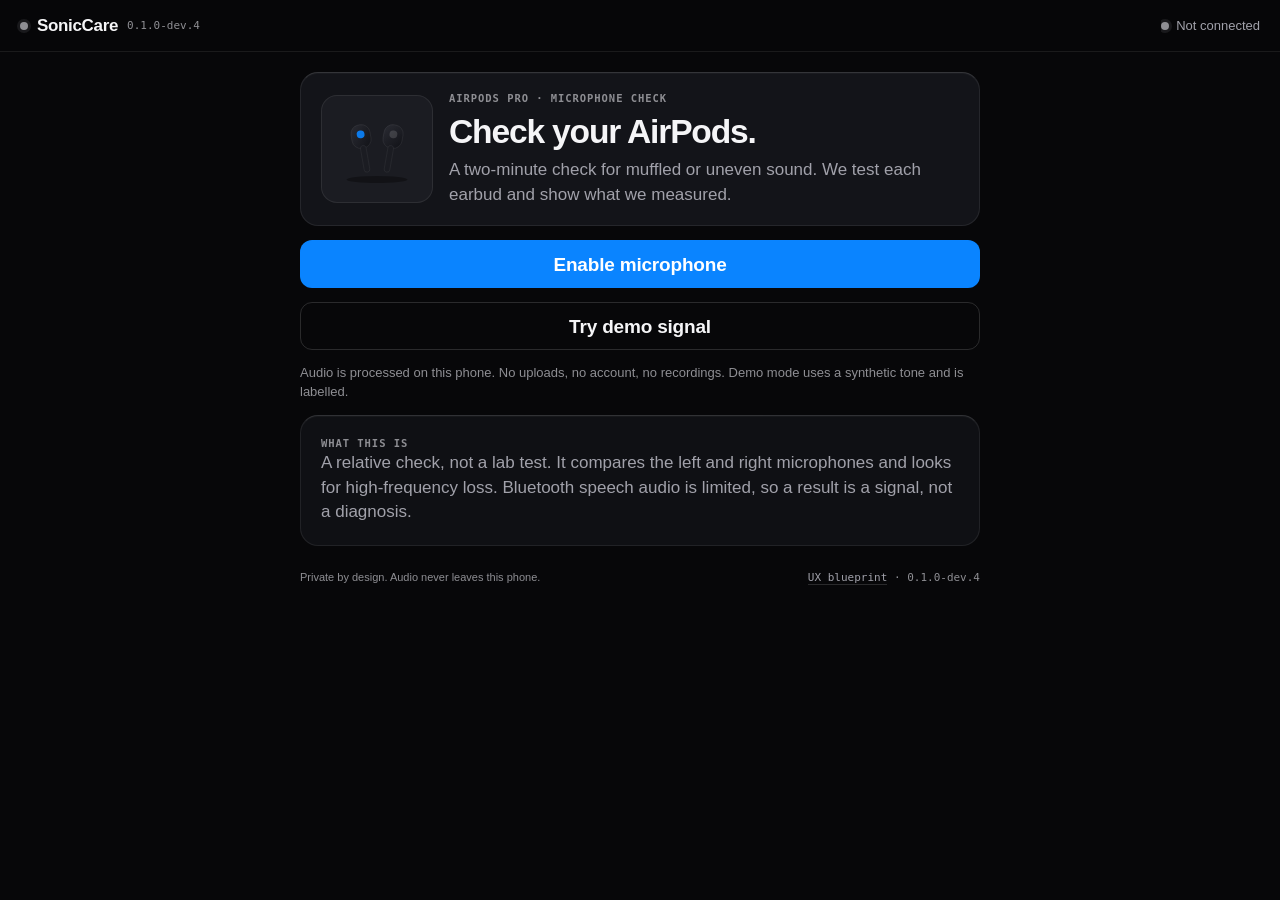
<file: web/index.html>
<!doctype html>
<html lang="en">
<head>
  <meta charset="utf-8">
  <meta name="viewport" content="width=device-width, initial-scale=1, viewport-fit=cover">
  <meta name="theme-color" content="#070709">
  <meta name="apple-mobile-web-app-capable" content="yes">
  <meta name="mobile-web-app-capable" content="yes">
  <meta name="apple-mobile-web-app-status-bar-style" content="black-translucent">
  <meta name="apple-mobile-web-app-title" content="SonicCare">
  <meta name="format-detection" content="telephone=no">
  <meta name="description" content="A private, on-device AirPods Pro microphone check. No uploads, no account.">
  <link rel="manifest" href="./manifest.webmanifest">
  <link rel="apple-touch-icon" href="./icon-180.png">
  <link rel="icon" href="./favicon.svg" type="image/svg+xml">
  <link rel="stylesheet" href="./styles.css">
  <title>SonicCare — AirPods microphone check</title>
</head>
<body>
  <header class="topbar">
    <div class="brand">
      <span class="led" id="led" aria-hidden="true"></span>
      <span class="wordmark">SonicCare</span>
      <span class="version" id="version">0.1.0-dev.4</span>
    </div>
    <div class="status" id="status-pill">
      <span class="dot" aria-hidden="true"></span>
      <span id="status-text">Not connected</span>
    </div>
  </header>

  <div id="drying-banner" class="banner hidden" role="status"></div>

  <main>
    <section id="intro" class="stack">
      <div class="hero card">
        <div class="hero-art" aria-hidden="true">
          <svg viewBox="0 0 220 180" role="img" aria-label="Stylised AirPods Pro">
            <defs>
              <linearGradient id="body" x1="0" y1="0" x2="1" y2="1">
                <stop offset="0" stop-color="#2a2b33"/>
                <stop offset="1" stop-color="#111217"/>
              </linearGradient>
            </defs>
            <ellipse cx="110" cy="160" rx="70" ry="8" fill="#000" opacity=".35"/>
            <g transform="rotate(-10 78 88)">
              <rect x="56" y="34" width="44" height="54" rx="20" fill="url(#body)" stroke="#ffffff" stroke-opacity=".14"/>
              <rect x="72" y="82" width="13" height="62" rx="6.5" fill="#1b1c22" stroke="#ffffff" stroke-opacity=".12"/>
              <circle cx="78" cy="56" r="9" fill="#0A84FF" opacity=".9"/>
            </g>
            <g transform="rotate(10 142 88)">
              <rect x="120" y="34" width="44" height="54" rx="20" fill="url(#body)" stroke="#ffffff" stroke-opacity=".14"/>
              <rect x="135" y="82" width="13" height="62" rx="6.5" fill="#1b1c22" stroke="#ffffff" stroke-opacity=".12"/>
              <circle cx="142" cy="56" r="9" fill="#ffffff" opacity=".14"/>
            </g>
          </svg>
        </div>
        <div>
          <p class="micro">AirPods Pro · microphone check</p>
          <h1>Check your AirPods.</h1>
          <p class="muted">A two-minute check for muffled or uneven sound. We test each earbud and show what we measured.</p>
        </div>
      </div>

      <button id="enable" class="primary" type="button">Enable microphone</button>
      <button id="demo" class="secondary" type="button">Try demo signal</button>
      <p class="fine">Audio is processed on this phone. No uploads, no account, no recordings. Demo mode uses a synthetic tone and is labelled.</p>
      <p id="intro-error" class="error hidden" role="alert"></p>

      <div class="card quiet">
        <p class="micro">What this is</p>
        <p class="muted">A relative check, not a lab test. It compares the left and right microphones and looks for high-frequency loss. Bluetooth speech audio is limited, so a result is a signal, not a diagnosis.</p>
      </div>
    </section>

    <section id="session" class="stack hidden" aria-live="polite">
      <div class="card status-card">
        <div class="status-row">
          <div>
            <p class="micro">Input</p>
            <p class="input-label" id="input-label">Waiting for microphone</p>
          </div>
          <div class="status-right">
            <span class="badge" id="route-badge">Unknown</span>
            <span class="micro" id="sample-rate">— Hz</span>
          </div>
        </div>
        <p class="fine" id="route-note">If this is not your AirPods, open Settings → Bluetooth → (i) → Microphone, or check the audio route in Control Center.</p>
        <button id="reconnect" class="secondary" type="button">Reconnect input</button>
      </div>

      <div class="card">
        <div class="step-head">
          <div>
            <p class="micro">Step 1</p>
            <h2>Set the microphone</h2>
          </div>
          <span class="badge" id="scratch-badge">Unverified</span>
        </div>
        <p class="muted">Open <strong>Settings → Bluetooth → (i) → Microphone → Always Left</strong>. Then scratch the bottom silver ring of the left stem with a fingernail for one second.</p>
        <div class="segmented" role="group" aria-label="Which earbud are you testing?">
          <button type="button" data-ear="left" class="selected">Left</button>
          <button type="button" data-ear="right">Right</button>
        </div>
        <button id="scratch" class="secondary" type="button">Start scratch check</button>
        <div class="meter" aria-hidden="true"><div id="scratch-meter"></div></div>
        <p class="fine" id="scratch-result">Not checked yet. No spike means the other microphone is still active.</p>
      </div>

      <div class="card">
        <div class="step-head">
          <div>
            <p class="micro">Step 2 · <span id="ear-label">Left</span></p>
            <h2>Voice test</h2>
          </div>
          <span class="badge" id="phase-badge">Ready</span>
        </div>
        <p class="muted">Say a steady <strong>“Ahh”</strong> for three seconds, then a steady <strong>“Ssss”</strong> for three seconds. Keep the phone still.</p>
        <div class="readout">
          <span id="live-db">—</span><span class="unit">dBFS</span>
        </div>
        <div class="meter capture" aria-hidden="true"><div id="capture-meter"></div></div>
        <canvas id="spectrum" width="640" height="180" aria-label="Live spectrum"></canvas>
        <p class="micro band-label" id="band-label">High band: 3–6.5 kHz</p>
        <div class="actions">
          <button id="phase-lf" class="primary" type="button">Start “Ahh”</button>
          <button id="phase-hf" class="secondary" type="button">Start “Ssss”</button>
        </div>
        <p class="fine" id="test-status" aria-live="polite">Ready.</p>
      </div>

      <div class="card" id="report-card">
        <div class="step-head">
          <div>
            <p class="micro">Result</p>
            <h2 id="category">Not enough data</h2>
          </div>
          <span class="badge provisional">Provisional</span>
        </div>
        <div class="grid2">
          <div>
            <p class="micro">Left SVR</p>
            <div class="metric" id="left-svr">—</div>
          </div>
          <div>
            <p class="micro">Right SVR</p>
            <div class="metric" id="right-svr">—</div>
          </div>
        </div>
        <p class="muted" id="verdict">Complete both ears to compare.</p>
        <p class="fine">SVR is a relative measure. A low value is a reason to inspect and clean the mesh, not a diagnosis.</p>
        <div class="actions">
          <button id="export" class="secondary" type="button">Export JSON</button>
          <button id="copy" class="secondary" type="button">Copy JSON</button>
          <button id="reset" class="secondary" type="button">Reset</button>
        </div>
      </div>

      <div class="card" id="cleaning-card">
        <div class="step-head">
          <div>
            <p class="micro">Care</p>
            <h2>Clean the mesh</h2>
          </div>
          <span class="badge">Apple method</span>
        </div>
        <p class="muted">Clean only the meshes Apple highlights. Keep liquids out of the openings.</p>
        <div class="zones">
          <div class="zone"><span class="zone-num">1</span><div><strong>Stem ring</strong><p>Primary call microphone at the bottom.</p></div></div>
          <div class="zone"><span class="zone-num">2</span><div><strong>Speaker mesh</strong><p>Under the silicone tip.</p></div></div>
          <div class="zone"><span class="zone-num">3</span><div><strong>Outer ANC mesh</strong><p>The black outer grille.</p></div></div>
          <div class="zone"><span class="zone-num">4</span><div><strong>Inner pressure port</strong><p>Do not poke it with tools.</p></div></div>
        </div>
        <p class="fine"><strong>Apple's method:</strong> micellar water with PEG-6 Caprylic/Capric Glycerides, a soft children's toothbrush, blot on a paper towel, rinse with distilled water, then dry for at least 2 hours. No ethanol on the mesh, no compressed air, no vacuum, no Blu-Tack, no sharp tools.</p>
        <button id="dry-timer" class="secondary" type="button">Start 2-hour dry timer</button>
      </div>

      <div class="card quiet">
        <p class="micro">How to switch ears</p>
        <p class="muted">Go back to iOS Settings, choose the other microphone, then return here and tap <strong>Reconnect input</strong>. The app cannot switch it for you.</p>
      </div>
    </section>

    <footer class="footer">
      <span>Private by design. Audio never leaves this phone.</span>
      <span><a href="./blueprint/">UX blueprint</a> · <span id="footer-version">0.1.0-dev.4</span></span>
    </footer>
  </main>

  <script src="./app.js"></script>
</body>
</html>
</file>
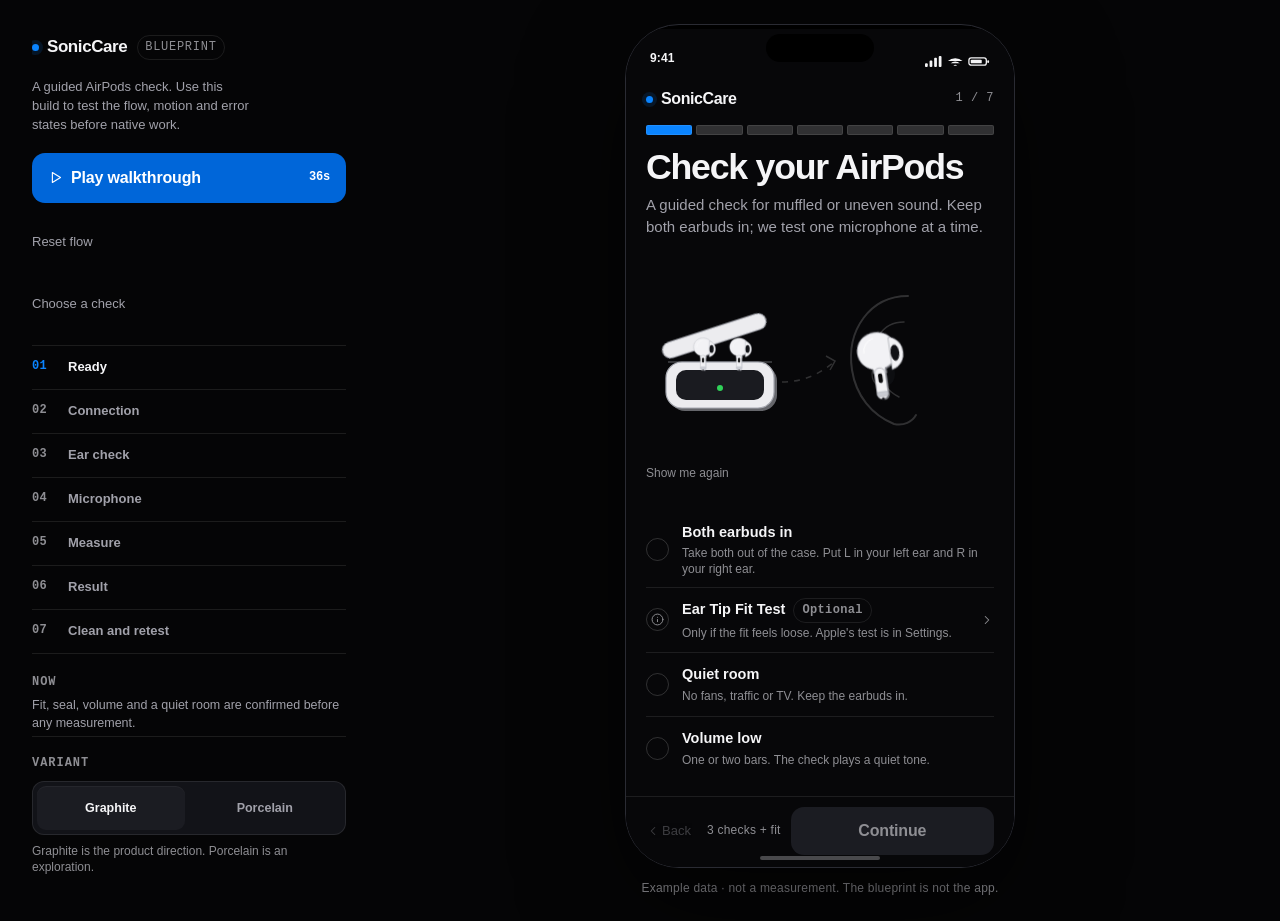
<file: web/blueprint/index.html>
<!doctype html>
<html lang="en" data-variant="graphite" data-motion="system">
<head>
  <meta charset="utf-8">
  <meta name="viewport" content="width=device-width, initial-scale=1, viewport-fit=cover">
  <meta name="theme-color" content="#070709">
  <link rel="icon" href="../favicon.svg" type="image/svg+xml">
  <title>SonicCare Pro — UX blueprint</title>
  <link rel="stylesheet" href="./styles.css">
</head>
<body>
<svg class="sprite" xmlns="http://www.w3.org/2000/svg" aria-hidden="true">
  <symbol id="i-check" viewBox="0 0 24 24"><path d="M20 6 9 17l-5-5"/></symbol>
  <symbol id="i-chev-l" viewBox="0 0 24 24"><path d="m15 18-6-6 6-6"/></symbol>
  <symbol id="i-chev-r" viewBox="0 0 24 24"><path d="m9 18 6-6-6-6"/></symbol>
  <symbol id="i-sliders" viewBox="0 0 24 24"><path d="M4 6h9M17 6h3M4 12h3M11 12h9M4 18h9M17 18h3"/><circle cx="15" cy="6" r="2"/><circle cx="7" cy="12" r="2"/><circle cx="15" cy="18" r="2"/></symbol>
  <symbol id="i-play" viewBox="0 0 24 24"><path d="m7 4 13 8-13 8V4z"/></symbol>
  <symbol id="i-stop" viewBox="0 0 24 24"><rect x="6" y="6" width="12" height="12" rx="2"/></symbol>
  <symbol id="i-close" viewBox="0 0 24 24"><path d="M6 6l12 12M18 6 6 18"/></symbol>
  <symbol id="i-info" viewBox="0 0 24 24"><circle cx="12" cy="12" r="10"/><path d="M12 16v-4M12 8h.01"/></symbol>
  <symbol id="i-mic" viewBox="0 0 24 24"><rect x="9" y="2" width="6" height="12" rx="3"/><path d="M5 10a7 7 0 0 0 14 0M12 17v5"/></symbol>
  <symbol id="i-arrow" viewBox="0 0 24 24"><path d="M7 17 17 7M8 7h9v9"/></symbol>
  <symbol id="i-volume" viewBox="0 0 24 24"><path d="M11 5 6 9H2v6h4l5 4V5zM15.5 8.5a5 5 0 0 1 0 7M19 5a9 9 0 0 1 0 14"/></symbol>
  <symbol id="earbud" viewBox="0 0 100 150">
    <rect class="eb-shadow" x="43" y="76" width="20" height="58" rx="10"/>
    <path class="eb-shadow" d="M53 10c-21 0-36 15-36 34 0 16 10 29 25 33v8h22v-8c15-4 25-17 25-33 0-19-15-34-36-34Z"/>
    <path class="eb-bud" d="M50 8c-21 0-36 15-36 34 0 16 10 29 25 33v8h22v-8c15-4 25-17 25-33 0-19-15-34-36-34Z"/>
    <path class="eb-tip" d="M74 20c15 3 24 15 24 30 0 15-9 27-24 30V20Z"/>
    <ellipse class="eb-mesh" cx="83" cy="50" rx="8" ry="15"/>
    <rect class="eb-stem" x="40" y="74" width="20" height="58" rx="10"/>
    <rect class="eb-sensor" x="46" y="84" width="8" height="18" rx="4"/>
    <rect class="eb-ring" x="40" y="118" width="20" height="9" rx="4.5"/>
    <circle class="eb-mic" cx="50" cy="132" r="3"/>
    <path class="eb-highlight" d="M46 18c-12 3-20 13-20 25"/>
  </symbol>
</svg>

<div class="studio">
  <aside class="rail" aria-label="Blueprint controls">
    <div class="rail-brand"><span class="brand-dot"></span><span class="wordmark">SonicCare</span><span class="rail-tag">Blueprint</span></div>
    <p class="rail-lede">A guided AirPods check. Use this build to test the flow, motion and error states before native work.</p>

    <button class="primary rail-play" data-action="walkthrough"><svg class="icon" aria-hidden="true"><use href="#i-play"/></svg><span>Play walkthrough</span><span class="mono">36s</span></button>
    <button class="text-link rail-reset" data-action="reset">Reset flow</button>
    <button class="text-link rail-tests" data-action="tests">Choose a check</button>

    <nav class="chapters" aria-label="Flow steps">
      <button class="chapter" data-step-choice="0" aria-pressed="true"><span class="chapter-num">01</span><span>Ready</span></button>
      <button class="chapter" data-step-choice="1" aria-pressed="false"><span class="chapter-num">02</span><span>Connection</span></button>
      <button class="chapter" data-step-choice="2" aria-pressed="false"><span class="chapter-num">03</span><span>Ear check</span></button>
      <button class="chapter" data-step-choice="3" aria-pressed="false"><span class="chapter-num">04</span><span>Microphone</span></button>
      <button class="chapter" data-step-choice="4" aria-pressed="false"><span class="chapter-num">05</span><span>Measure</span></button>
      <button class="chapter" data-step-choice="5" aria-pressed="false"><span class="chapter-num">06</span><span>Result</span></button>
      <button class="chapter" data-step-choice="6" aria-pressed="false"><span class="chapter-num">07</span><span>Clean and retest</span></button>
    </nav>

    <div class="rail-note"><span class="micro">Now</span><p id="railNote">Fit, seal, volume and a quiet room are confirmed before any measurement.</p></div>

    <div class="control-group">
      <div class="control-head"><span class="micro">Variant</span></div>
      <div class="seg" role="group" aria-label="Variant">
        <button data-variant-choice="graphite" aria-pressed="true">Graphite</button>
        <button data-variant-choice="porcelain" aria-pressed="false">Porcelain</button>
      </div>
      <p class="control-note">Graphite is the product direction. Porcelain is an exploration.</p>
    </div>

    <div class="control-group">
      <div class="control-head"><span class="micro">Motion</span></div>
      <div class="seg" role="group" aria-label="Motion">
        <button data-motion-choice="system" aria-pressed="true">System</button>
        <button data-motion-choice="full" aria-pressed="false">Full</button>
        <button data-motion-choice="reduced" aria-pressed="false">Reduced</button>
      </div>
      <p class="control-note">Default follows the system. The override is for testing.</p>
    </div>

    <div class="control-group">
      <label class="control-head" for="simulateRail"><span class="micro">Simulate</span></label>
      <div class="select-wrap">
        <select id="simulateRail" data-simulate>
          <option value="happy">Happy path</option>
          <option value="route">Wrong route</option>
          <option value="low">Low signal</option>
        </select>
        <svg class="icon chev" aria-hidden="true"><use href="#i-chev-r"/></svg>
      </div>
      <p class="control-note">Switch the route warning or the low-signal error.</p>
    </div>

    <div class="rail-links">
      <a class="rail-link" href="../mockup.html" target="_blank" rel="noopener"><span>Phase 1 mockup</span><svg class="icon" aria-hidden="true"><use href="#i-arrow"/></svg></a>
      <a class="rail-link" href="../" target="_blank" rel="noopener"><span>Live PWA</span><svg class="icon" aria-hidden="true"><use href="#i-arrow"/></svg></a>
      <a class="rail-link" href="./walkthrough.mp4" target="_blank" rel="noopener"><span>Walkthrough video</span><svg class="icon" aria-hidden="true"><use href="#i-arrow"/></svg></a>
    </div>

    <p class="rail-foot">Example data · not a measurement.<br>Blueprint, not the app.</p>
  </aside>

  <main class="device-stage">
    <div class="device" id="device">
      <div class="device-status" aria-hidden="true">
        <span>9:41</span>
        <span class="device-icons">
          <svg viewBox="0 0 18 12"><rect x="0" y="8" width="3" height="4" rx="1"/><rect x="5" y="5" width="3" height="7" rx="1"/><rect x="10" y="2" width="3" height="10" rx="1"/><rect x="15" y="0" width="3" height="12" rx="1"/></svg>
          <svg viewBox="0 0 18 12"><path d="M1 5.5a12 12 0 0 1 16 0M4 8a7.5 7.5 0 0 1 10 0M7 10.5a3 3 0 0 1 4 0"/></svg>
          <svg viewBox="0 0 24 12"><rect x="1" y="2" width="19" height="8" rx="2.5" fill="none" stroke="currentColor" stroke-width="1.4"/><rect x="3" y="4" width="12" height="4" rx="1"/><rect x="21" y="4.5" width="2" height="3" rx="1"/></svg>
        </span>
      </div>
      <div class="device-island" aria-hidden="true"></div>

      <div class="app" id="app">
        <header class="appbar">
          <div class="app-brand"><span class="brand-dot"></span><span class="wordmark">SonicCare</span></div>
          <span class="app-step mono" id="appStep">1 / 7</span>
          <button class="studio-launch" id="openStudio" aria-label="Open studio controls"><svg class="icon" aria-hidden="true"><use href="#i-sliders"/></svg></button>
        </header>
        <div class="progress" id="progress" aria-hidden="true">
          <span class="seg active"></span><span class="seg"></span><span class="seg"></span><span class="seg"></span><span class="seg"></span><span class="seg"></span><span class="seg"></span>
        </div>

        <main class="scenes" id="scenes">
          <!-- 1 READY -->
          <section class="scene active" data-step="0" aria-labelledby="h0">
            <div class="scene-head">
              <h1 id="h0" tabindex="-1">Check your AirPods</h1>
              <p class="lede">A guided check for muffled or uneven sound. Keep both earbuds in; we test one microphone at a time.</p>
            </div>
            <div class="hero-art" id="heroArt" aria-hidden="true">
              <svg viewBox="0 0 340 190">
                <rect class="hero-case-shadow" x="19" y="111" width="108" height="46" rx="16"/>
                <rect class="hero-case" x="16" y="108" width="108" height="46" rx="16"/>
                <rect class="hero-case-inner" x="26" y="116" width="88" height="30" rx="10"/>
                <rect class="hero-lid" x="16" y="90" width="108" height="16" rx="8"/>
                <path class="hero-hinge" d="M18 108h104"/>
                <circle class="hero-led" cx="70" cy="134" r="3"/>
                <use href="#earbud" class="hero-case-bud left" x="40" y="82" width="26" height="39"/>
                <use href="#earbud" class="hero-case-bud right" x="76" y="82" width="26" height="39"/>
                <path class="hero-flow" d="M132 128c24 0 40-10 52-20"/>
                <path class="hero-flowhead" d="m176 102 9 5-5 9"/>
                <path class="hero-ear" d="M258 42c-38 0-62 34-56 74 4 26 20 45 42 54 10 2 18-2 22-9"/>
                <path class="hero-ear-inner" d="M254 68c-22 0-34 20-29 42 3 15 12 27 24 33"/>
                <path class="hero-ear-tragus" d="M232 106c-6 2-10 8-10 14 0 5 2 9 6 12"/>
                <ellipse class="hero-canal" cx="238" cy="120" rx="7" ry="11"/>
                <g class="hero-earbud-wrap" transform="rotate(-8 229 114)"><use href="#earbud" class="hero-earbud" x="202" y="74" width="54" height="81"/></g>
                <g class="hero-waves">
                  <path d="M198 96c-7 5-11 13-11 21s4 16 11 21"/>
                  <path d="M189 86c-11 8-17 19-17 31s6 23 17 31"/>
                </g>
              </svg>
            </div>
            <button class="text-link hero-replay" id="replayHero">Show me again</button>

            <ul class="checklist">
              <li><button class="check-item" data-check="inEars" aria-pressed="false"><span class="check-box"><svg class="icon" aria-hidden="true"><use href="#i-check"/></svg></span><span class="check-copy"><strong>Both earbuds in</strong><em>Take both out of the case. Put L in your left ear and R in your right ear.</em></span></button></li>
              <li><button class="check-item optional" id="openFit" type="button"><span class="check-box optional-box"><svg class="icon" aria-hidden="true"><use href="#i-info"/></svg></span><span class="check-copy"><strong>Ear Tip Fit Test <span class="chip subtle">Optional</span></strong><em id="fitText">Only if the fit feels loose. Apple's test is in Settings.</em></span><svg class="icon chev" aria-hidden="true"><use href="#i-chev-r"/></svg></button></li>
              <li><button class="check-item" data-check="quiet" aria-pressed="false"><span class="check-box"><svg class="icon" aria-hidden="true"><use href="#i-check"/></svg></span><span class="check-copy"><strong>Quiet room</strong><em>No fans, traffic or TV. Keep the earbuds in.</em></span></button></li>
              <li><button class="check-item" data-check="volume" aria-pressed="false"><span class="check-box"><svg class="icon" aria-hidden="true"><use href="#i-check"/></svg></span><span class="check-copy"><strong>Volume low</strong><em>One or two bars. The check plays a quiet tone.</em></span></button></li>
            </ul>

            <div class="skip-line"><button class="text-link" id="skipSetup">Skip setup</button><button class="text-link" id="openTests">Choose another check</button><span class="chip subtle" id="setupSkipped" hidden>Not tested</span></div>
            <div class="inline-confirm" id="skipSetupConfirm" hidden>
              <p>Skip setup? The result will say <strong>Not tested</strong> for the missing checks.</p>
              <div class="inline-actions"><button id="skipSetupYes" class="secondary">Skip</button><button id="skipSetupNo" class="text-link">Keep going</button></div>
            </div>

            <details class="why"><summary>Why the fit test matters<svg class="icon chev" aria-hidden="true"><use href="#i-chev-r"/></svg></summary><p>A loose tip can look like high-frequency loss. Run Apple's Ear Tip Fit Test first, then confirm the seal here.</p></details>
            <p class="fine">The app cannot sense whether the earbuds are in. You confirm each step; skipped checks show as Not tested.</p>
          </section>

          <!-- 2 CONNECTION -->
          <section class="scene" data-step="1" aria-labelledby="h1">
            <div class="scene-head">
              <h1 id="h1" tabindex="-1">Connection</h1>
              <p class="lede" id="connectionLede">Keep both earbuds in your ears. iOS has the AirPods microphone.</p>
            </div>
            <div class="signal-art" aria-hidden="true">
              <svg viewBox="0 0 340 86">
                <rect x="14" y="22" width="38" height="52" rx="8"/>
                <rect x="22" y="30" width="22" height="34" rx="3"/>
                <path d="M66 48h74" class="signal-line"/>
                <path d="M126 34c10 7 16 12 16 14s-6 7-16 14" class="signal-bt"/>
                <path d="M150 48h48" class="signal-line"/>
                <ellipse cx="272" cy="42" rx="16" ry="19"/>
                <rect x="264" y="56" width="16" height="16" rx="8"/>
                <circle cx="272" cy="56" r="3" class="signal-ring"/>
                <circle class="signal-dot" r="3"></circle>
              </svg>
            </div>

            <div class="route-panel" id="routePanel">
              <div class="route-top"><span class="status-dot good" id="routeDot"></span><span id="routeTitle">AirPods Pro · Connected</span><span class="chip good" id="routeChip">HFP</span></div>
              <dl class="specs">
                <div><dt>Microphone access</dt><dd class="goodtext" id="routePerm">Granted</dd></div>
                <div><dt>Route</dt><dd id="routeName">Bluetooth HFP</dd></div>
                <div><dt>Input rate</dt><dd class="mono" id="routeRate">48 kHz</dd></div>
                <div><dt>Device</dt><dd id="routeDevice">AirPods Pro</dd></div>
              </dl>
            </div>

            <div class="warning-panel" id="routeWarning" hidden>
              <strong>iOS is using the iPhone microphone</strong>
              <p>Reconnect the AirPods, then try again. The check needs the AirPods microphone.</p>
              <button id="reconnect" class="secondary">Reconnect AirPods</button>
            </div>

            <details class="why"><summary>Why 48 kHz is not the whole story<svg class="icon chev" aria-hidden="true"><use href="#i-chev-r"/></svg></summary><p>The engine can report 48 kHz while the Bluetooth speech link is narrower. The app checks the usable high band from the signal itself, not from this number alone.</p></details>
            <p class="fine">If the route is Built-in Mic, reconnect the AirPods, then return here.</p>
          </section>

          <!-- 3 EAR CHECK -->
          <section class="scene" data-step="2" aria-labelledby="h2">
            <div class="scene-head">
              <h1 id="h2" tabindex="-1">Which ear?</h1>
              <p class="lede">We play a short tone in the left earbud. Tell us where you hear it.</p>
            </div>
            <div class="ear-stage" id="earStage" aria-hidden="true">
              <svg viewBox="0 0 340 220">
                <path class="ear-neck" d="M126 198c16-24 32-36 44-36s28 12 44 36"/>
                <path class="ear-head" d="M170 28c-52 0-86 34-86 78 0 36 22 64 50 78h72c28-14 50-42 50-78 0-44-34-78-86-78Z"/>
                <path class="ear-outline left" d="M94 96c-18 0-28 14-28 32 0 22 12 36 30 40 8 2 14-2 17-8"/>
                <path class="ear-inner left" d="M98 114c-10 0-16 8-16 18 0 10 5 18 14 21"/>
                <path class="ear-tragus left" d="M82 132c-5 2-8 6-8 11 0 4 2 7 5 9"/>
                <path class="ear-outline" d="M246 96c18 0 28 14 28 32 0 22-12 36-30 40-8 2-14-2-17-8"/>
                <path class="ear-inner" d="M242 114c10 0 16 8 16 18 0 10-5 18-14 21"/>
                <path class="ear-tragus" d="M258 132c5 2 8 6 8 11 0 4-2 7-5 9"/>
                <g class="ear-bud"><use href="#earbud" x="54" y="90" width="46" height="69" transform="rotate(-10 77 124)"/></g>
                <g class="ear-rings"><circle cx="71" cy="134" r="20"/><circle cx="61" cy="134" r="34"/><circle cx="51" cy="134" r="48"/></g>
              </svg>
              <span class="ear-label left">Left</span><span class="ear-label right">Right</span>
            </div>
            <button id="playPing" class="secondary wide"><svg class="icon" aria-hidden="true"><use href="#i-play"/></svg> Play left ping</button>
            <div class="choices" id="earChoices" hidden role="group" aria-label="Where did you hear the ping?">
              <button data-ear="left" aria-pressed="false">Left</button>
              <button data-ear="right" aria-pressed="false">Right</button>
              <button data-ear="both" aria-pressed="false">Both</button>
              <button data-ear="neither" aria-pressed="false">Neither</button>
            </div>
            <div class="feedback" id="earFeedback" role="status" aria-live="polite"></div>
            <button class="text-link" id="skipEar">Skip ear check</button>
            <p class="fine">No microphone is used. This only checks which earbud is in which ear.</p>
          </section>

          <!-- 4 MICROPHONE -->
          <section class="scene" data-step="3" aria-labelledby="h3">
            <div class="scene-head">
              <h1 id="h3" tabindex="-1">Set the microphone to Left</h1>
              <p class="lede">Leave both earbuds in your ears. Open Settings, tap Bluetooth, tap (i) next to your AirPods, then Microphone, then Always Left.</p>
            </div>
            <div class="path-panel" id="pathPanel">
              <ol class="path">
                <li><span class="path-num">1</span><span><strong>Settings</strong><em>Open the iPhone Settings app.</em></span></li>
                <li><span class="path-num">2</span><span><strong>Bluetooth</strong><em>Tap (i). Keep the earbuds in.</em></span></li>
                <li><span class="path-num">3</span><span><strong>Microphone</strong><em>Choose Always Left. Do not take the earbuds out.</em></span></li>
              </ol>
              <button id="pathDone" class="secondary wide">I've set it to Left</button>
            </div>

            <div class="scratch-panel" id="scratchPanel" hidden>
              <div class="panel-head"><h2>Confirm the microphone</h2><span class="chip">Scratch</span></div>
              <div class="scratch-stage" id="scratchStage" aria-hidden="true">
                <svg viewBox="0 0 300 150">
                  <rect class="scratch-stem" x="116" y="-40" width="56" height="156" rx="28"/>
                  <rect class="scratch-sensor" x="134" y="-16" width="20" height="38" rx="10"/>
                  <rect class="scratch-silver" x="116" y="84" width="56" height="16" rx="8"/>
                  <circle class="scratch-mic" cx="144" cy="108" r="4"/>
                  <circle class="scratch-halo" cx="144" cy="92" r="32"/>
                  <circle class="scratch-ring" cx="144" cy="92" r="24"/>
                  <g transform="rotate(-16 210 92)"><g class="scratch-nail"><rect x="190" y="48" width="40" height="82" rx="20"/><rect class="scratch-nail-plate" x="199" y="58" width="22" height="30" rx="11"/></g></g>
                  <path class="scratch-path" d="M168 94c16-5 32-5 48 0"/>
                </svg>
              </div>
              <p class="lede small">Lightly scratch the bottom silver ring with a fingernail for one second. Do not tap the stem.</p>
              <div class="mini-wave" id="miniWave" aria-hidden="true"><span></span><span></span><span></span><span></span><span></span><span></span><span></span><span></span><span></span><span></span><span></span><span></span></div>
              <button id="scratchBtn" class="secondary wide">Start scratch check</button>
              <div class="feedback" id="scratchFeedback" role="status" aria-live="polite"></div>
            </div>

            <button class="text-link" id="skipMic">Skip side check</button>
            <p class="fine">Bluetooth sends one microphone at a time. Keep both earbuds in; we test the right after.</p>
          </section>

          <!-- 5 MEASURE -->
          <section class="scene measure-scene" data-step="4" aria-labelledby="h4">
            <div class="measure-top">
              <div class="ear-tiles">
                <div class="ear-tile active" id="leftTile"><span class="micro">Left mic</span><strong>Live</strong></div>
                <div class="ear-tile" id="rightTile"><span class="micro">Right mic</span><strong>Next</strong></div>
              </div>
              <span class="chip subtle" id="simChip">Simulated</span>
            </div>

            <div class="instrument" id="instrument">
              <div class="ring-wrap">
                <svg class="level-ring" viewBox="0 0 260 260" aria-hidden="true">
                  <circle class="ring-track" cx="130" cy="130" r="100"/>
                  <circle class="ring-target" cx="130" cy="130" r="100" transform="rotate(-90 130 130)"/>
                  <circle class="ring-live" cx="130" cy="130" r="100" transform="rotate(-90 130 130)"/>
                </svg>
                <div class="ring-center"><span id="dbValue">—</span><span class="unit">dB</span><span class="ring-label" id="ringLabel">READY</span></div>
              </div>
              <canvas id="spectrum" aria-label="Simulated live spectrum" role="img"></canvas>
              <div class="phase-chip" id="phaseChip">LEFT · PHASE A · 150–800 Hz</div>
              <h2 id="prompt">Say "Ahhh" for three seconds</h2>
              <p class="lede small" id="hint">Keep both earbuds in. Hold a steady, comfortable voice. We listen to one microphone at a time.</p>
              <button id="holdBtn" class="primary wide">Start hold</button>
              <button id="seeResult" class="primary wide" hidden>See result</button>
              <div class="measure-error" id="measureError" role="status" aria-live="polite" hidden>
                <strong>We didn't hear enough</strong>
                <p>Move the phone closer or try again in a quieter room.</p>
                <div class="inline-actions"><button id="retryHold" class="secondary">Try again</button><button id="goodSignal" class="text-link">Simulate good signal</button></div>
              </div>
              <div class="measure-foot"><span>Both earbuds stay in.</span><span class="mono" id="sideRead">LEFT · —</span></div>
            </div>

            <div class="switch-panel" id="switchPanel" hidden>
              <div class="switch-summary"><span class="status-dot good"></span><span>Left ear captured</span><span class="chip good">−19.1 dB</span></div>
              <h2>Now the right ear</h2>
              <p class="lede small">Keep both earbuds in. Change only the microphone in Settings; do not take the earbuds out.</p>
              <p class="path-hint mono">Settings → Bluetooth → (i) → Microphone → Always Right</p>
              <button id="confirmRight" class="primary wide">Confirm right microphone</button>
              <div class="feedback" id="rightFeedback" role="status" aria-live="polite"></div>
            </div>
          </section>

          <!-- 6 RESULT -->
          <section class="scene" data-step="5" aria-labelledby="h5">
            <div class="scene-head">
              <span class="chip warn" id="resultChip">Example result</span>
              <h1 id="h5" tabindex="-1">Right microphone has high-frequency loss</h1>
              <p class="lede">The right microphone loses 12.4 dB in the high frequencies (3–6.5 kHz). This can happen when the mesh is blocked.</p>
            </div>

            <div class="ear-results">
              <article class="ear-result">
                <div class="ear-result-head"><span class="micro">Left</span><span class="chip good">Balanced</span></div>
                <div class="svr">−1.2 <span>dB SVR</span></div>
                <div class="confidence">Confidence: High</div>
                <div class="range" aria-hidden="true"><span class="range-dot" style="--v: 94%"></span></div>
                <div class="range-scale"><span>−20</span><span>0 dB</span></div>
              </article>
              <article class="ear-result suspect">
                <div class="ear-result-head"><span class="micro">Right</span><span class="chip warn">High-frequency loss</span></div>
                <div class="svr">−12.4 <span>dB SVR</span></div>
                <div class="confidence">Confidence: Medium</div>
                <div class="range" aria-hidden="true"><span class="range-dot" style="--v: 38%"></span></div>
                <div class="range-scale"><span>−20</span><span>0 dB</span></div>
              </article>
            </div>

            <p class="fine" id="resultFit">Fit check: not checked.</p>

            <figure class="chart">
              <figcaption><span class="micro">Spectral difference</span><span class="micro">Example</span></figcaption>
              <svg viewBox="0 0 320 120" aria-hidden="true">
                <rect x="188" y="8" width="94" height="92" class="chart-band"/>
                <path d="M22 16v88M22 104h278" class="chart-axis"/>
                <path d="M22 60h278" class="chart-grid"/>
                <path d="M188 16v88M282 16v88" class="chart-band-edge"/>
                <path d="M22 52c26-4 48-6 72-3s44 5 68 2 42-3 60 0 34 3 52 2" class="chart-line good"/>
                <path d="M22 54c26-1 48 0 72 3s44 6 68 9 42 10 60 18 34 14 52 20" class="chart-line warn"/>
              </svg>
              <div class="chart-legend"><span><i class="dot good"></i>Left</span><span><i class="dot warn"></i>Right</span></div>
            </figure>

            <details class="why"><summary>What SVR means<svg class="icon chev" aria-hidden="true"><use href="#i-chev-r"/></svg></summary><p>SVR compares the high-frequency "Ssss" band (3–6.5 kHz) with the low-frequency "Ahhh" band (150–800 Hz). A lower value means less high-frequency energy in that microphone.</p></details>
            <details class="why"><summary>What we measured<svg class="icon chev" aria-hidden="true"><use href="#i-chev-r"/></svg></summary><p>Left and right SVR, the high-frequency difference, and the active input route. These are example values for this blueprint.</p></details>
            <details class="why"><summary>What we didn't measure<svg class="icon chev" aria-hidden="true"><use href="#i-chev-r"/></svg></summary><p>Absolute sound pressure, firmware, serial, battery, or a hardware fault. This is a check, not a diagnosis.</p></details>

            <div class="result-actions"><button id="testAgain" class="text-link">Test again</button><button id="saveResult" class="text-link">Save result</button></div>
            <p class="feedback success" id="saveNote" hidden>Saved on this iPhone.</p>
          </section>

          <!-- 7 RECOVERY -->
          <section class="scene" data-step="6" aria-labelledby="h6">
            <div class="scene-head"><h1 id="h6" tabindex="-1">Clean the right mesh</h1></div>
            <div class="safety-panel">Apple's cleaning method uses micellar water and a soft children's toothbrush; keep liquids out of the openings and avoid compressed air or sharp tools.</div>
            <div class="clean-art" id="cleanArt" aria-hidden="true">
              <svg viewBox="0 0 340 130">
                <path class="clean-table" d="M20 111h300"/>
                <g class="clean-case">
                  <rect class="clean-case-body" x="18" y="68" width="76" height="38" rx="12"/>
                  <rect class="clean-case-lid" x="18" y="56" width="76" height="12" rx="6"/>
                  <use href="#earbud" x="38" y="44" width="24" height="36"/>
                  <circle class="clean-led" cx="54" cy="94" r="2.5"/>
                </g>
                <g class="clean-bud">
                  <ellipse class="clean-body" cx="154" cy="58" rx="32" ry="25"/>
                  <rect class="clean-stem" x="138" y="70" width="32" height="28" rx="14"/>
                  <ellipse class="clean-mesh" cx="154" cy="96" rx="16" ry="6"/>
                  <circle class="clean-meshdot" cx="146" cy="96" r="1.2"/>
                  <circle class="clean-meshdot" cx="154" cy="94" r="1.2"/>
                  <circle class="clean-meshdot" cx="162" cy="96" r="1.2"/>
                  <rect class="clean-ring" x="138" y="86" width="32" height="7" rx="3.5"/>
                </g>
                <g class="clean-tip">
                  <path class="clean-tip-body" d="M198 74c13 2 20 10 20 19 0 9-7 17-20 19V74Z"/>
                  <ellipse class="clean-mesh" cx="211" cy="93" rx="5" ry="8"/>
                </g>
                <g class="clean-brush">
                  <rect class="clean-handle" x="252" y="28" width="13" height="58" rx="6.5" transform="rotate(10 258 57)"/>
                  <path class="clean-bristles" d="M240 88h30M242 94h26M244 100h22"/>
                </g>
              </svg>
            </div>
            <ol class="path steps">
              <li><span class="path-num">1</span><span><strong>Take both earbuds out</strong><em>Put the left earbud in the case. Keep the right one out.</em></span></li>
              <li><span class="path-num">2</span><span><strong>Remove the right ear tip and brush the mesh</strong><em>Micellar water on a soft children's toothbrush. Light strokes only.</em></span></li>
              <li><span class="path-num">3</span><span><strong>Dry for two hours</strong><em>Leave the right earbud mesh-down on the table, out of the case.</em></span></li>
              <li><span class="path-num">4</span><span><strong>Put it back and test again</strong><em>Put the right earbud in the case. Take both out and put them in your ears.</em></span></li>
            </ol>
            <div class="timer-panel" id="timerPanel">
              <div class="timer-head"><span class="micro">Dry timer</span><span class="mono" id="timerValue">2:00:00</span></div>
              <div class="timer-rail"><span id="timerFill"></span></div>
              <button id="startTimer" class="secondary wide">Start 2-hour timer</button>
              <button id="demoUnlock" class="text-link" hidden>Demo: unlock test now</button>
              <button id="retest" class="secondary wide" hidden>Test again</button>
            </div>
            <p class="fine">Do not put a wet earbud in your ear. No tone is played during cleaning.</p>
            <div class="finish-panel" id="finish" hidden><strong>Done.</strong><p>Your result stays on this iPhone.</p><button id="startOver" class="text-link">Start over</button></div>
          </section>
        </main>

        <footer class="dock">
          <button id="back" class="text-link dock-back" disabled><svg class="icon" aria-hidden="true"><use href="#i-chev-l"/></svg> Back</button>
          <span class="dock-note" id="dockNote">4 checks</span>
          <button id="next" class="primary dock-next" disabled>Continue</button>
        </footer>

        <button class="walk-banner" id="walkBanner" hidden aria-label="Stop the walkthrough">
          <span class="walk-dot"></span><span>Playing walkthrough</span><span class="walk-hint">Tap to stop</span><span class="walk-fill" id="walkFill"></span>
        </button>
      </div>
      <div class="device-home" aria-hidden="true"></div>
    </div>
    <p class="stage-caption">Example data · not a measurement. The blueprint is not the app.</p>
  </main>
</div>

<dialog id="studioSheet" class="studio-sheet" aria-labelledby="sheetTitle">
  <div class="sheet-grab" aria-hidden="true"></div>
  <div class="sheet-head"><h2 id="sheetTitle">Studio</h2><button id="closeStudio" class="icon-btn" aria-label="Close studio"><svg class="icon" aria-hidden="true"><use href="#i-close"/></svg></button></div>
  <div class="sheet-body">
    <div class="sheet-chapters" aria-label="Jump to a step">
      <button class="chapter" data-step-choice="0" aria-pressed="true"><span class="chapter-num">01</span><span>Ready</span></button>
      <button class="chapter" data-step-choice="1" aria-pressed="false"><span class="chapter-num">02</span><span>Connection</span></button>
      <button class="chapter" data-step-choice="2" aria-pressed="false"><span class="chapter-num">03</span><span>Ear check</span></button>
      <button class="chapter" data-step-choice="3" aria-pressed="false"><span class="chapter-num">04</span><span>Microphone</span></button>
      <button class="chapter" data-step-choice="4" aria-pressed="false"><span class="chapter-num">05</span><span>Measure</span></button>
      <button class="chapter" data-step-choice="5" aria-pressed="false"><span class="chapter-num">06</span><span>Result</span></button>
      <button class="chapter" data-step-choice="6" aria-pressed="false"><span class="chapter-num">07</span><span>Clean and retest</span></button>
    </div>

    <div class="control-group">
      <div class="control-head"><span class="micro">Variant</span></div>
      <div class="seg" role="group" aria-label="Variant">
        <button data-variant-choice="graphite" aria-pressed="true">Graphite</button>
        <button data-variant-choice="porcelain" aria-pressed="false">Porcelain</button>
      </div>
      <p class="control-note">Graphite is the product direction. Porcelain is an exploration.</p>
    </div>

    <div class="control-group">
      <div class="control-head"><span class="micro">Motion</span></div>
      <div class="seg" role="group" aria-label="Motion">
        <button data-motion-choice="system" aria-pressed="true">System</button>
        <button data-motion-choice="full" aria-pressed="false">Full</button>
        <button data-motion-choice="reduced" aria-pressed="false">Reduced</button>
      </div>
      <p class="control-note">Default follows the system. The override is for testing.</p>
    </div>

    <div class="control-group">
      <label class="control-head" for="simulateSheet"><span class="micro">Simulate</span></label>
      <div class="select-wrap">
        <select id="simulateSheet" data-simulate>
          <option value="happy">Happy path</option>
          <option value="route">Wrong route</option>
          <option value="low">Low signal</option>
        </select>
        <svg class="icon chev" aria-hidden="true"><use href="#i-chev-r"/></svg>
      </div>
    </div>

    <button class="primary sheet-play" data-action="walkthrough"><svg class="icon" aria-hidden="true"><use href="#i-play"/></svg><span>Play walkthrough</span><span class="mono">36s</span></button>
    <button class="text-link sheet-reset" data-action="reset">Reset flow</button>
    <button class="text-link sheet-reset" data-action="tests">Choose a check</button>

    <div class="rail-links">
      <a class="rail-link" href="../mockup.html" target="_blank" rel="noopener"><span>Phase 1 mockup</span><svg class="icon" aria-hidden="true"><use href="#i-arrow"/></svg></a>
      <a class="rail-link" href="../" target="_blank" rel="noopener"><span>Live PWA</span><svg class="icon" aria-hidden="true"><use href="#i-arrow"/></svg></a>
      <a class="rail-link" href="./walkthrough.mp4" target="_blank" rel="noopener"><span>Walkthrough video</span><svg class="icon" aria-hidden="true"><use href="#i-arrow"/></svg></a>
    </div>
    <p class="rail-foot">Example data · not a measurement.<br>Blueprint, not the app.</p>
  </div>
</dialog>

<dialog id="testSheet" class="studio-sheet test-sheet" aria-labelledby="testTitle">
  <div class="sheet-grab" aria-hidden="true"></div>
  <div class="sheet-head">
    <button id="testBack" class="text-link" type="button" hidden>Back</button>
    <h2 id="testTitle">Choose a check</h2>
    <button id="closeTests" class="text-link" type="button">Close</button>
  </div>
  <div class="sheet-body">
    <section id="testPickerView" class="test-view">
      <p class="lede small">What do you notice? Start with the check that matches. You can run another one after.</p>
      <button class="test-option" data-test="mic">
        <span class="test-glyph"><svg viewBox="0 0 24 24" class="icon"><use href="#i-mic"/></svg></span>
        <span class="test-copy"><strong>Microphone check</strong><em>Muffled, uneven, or calls sound bad. Both earbuds.</em></span>
        <span class="test-meta">2 min<br><span class="chip subtle">Most common</span></span>
      </button>
      <button class="test-option" data-test="sound">
        <span class="test-glyph"><svg viewBox="0 0 24 24" class="icon"><use href="#i-volume"/></svg></span>
        <span class="test-copy"><strong>Sound check</strong><em>One earbud quieter or silent. Plays a real tone in each earbud.</em></span>
        <span class="test-meta">30 sec<br><span class="chip subtle">Common</span></span>
      </button>
      <button class="test-option" data-test="fit">
        <span class="test-glyph"><svg viewBox="0 0 24 24" class="icon"><use href="#i-info"/></svg></span>
        <span class="test-copy"><strong>Fit and seal</strong><em>Loose fit or slipping. Optional; uses Apple's fit test.</em></span>
        <span class="test-meta">1 min<br><span class="chip subtle">Optional</span></span>
      </button>
      <p class="fine">Community signal, not a survey. The app can only check what it can hear.</p>
    </section>

    <section id="soundView" class="test-view" hidden>
      <div class="test-progress" id="soundProgress"><span class="active"></span><span></span><span></span></div>
      <div id="soundIntro">
        <p class="micro">Sound check</p>
        <h2>Play a tone in each earbud</h2>
        <p class="lede small">Keep both earbuds in. Turn the volume down to one or two bars. We play a short, quiet tone in the left earbud, then the right. No microphone is used.</p>
        <div class="sound-art" aria-hidden="true">
          <svg viewBox="0 0 300 130">
            <use href="#earbud" x="38" y="20" width="50" height="75"/>
            <g transform="translate(474 0) scale(-1 1)"><use href="#earbud" x="212" y="20" width="50" height="75"/></g>
            <g class="sound-waves left"><path d="M96 58c8-6 8-18 0-24"/><path d="M106 66c13-10 13-30 0-40"/></g>
            <g class="sound-waves right"><path d="M204 58c-8-6-8-18 0-24"/><path d="M194 66c-13-10-13-30 0-40"/></g>
            <text x="63" y="112" class="sound-label">L</text>
            <text x="237" y="112" class="sound-label">R</text>
          </svg>
        </div>
        <button id="playLeftTone" class="primary wide">Play left tone</button>
        <p class="fine">The tone checks the drivers and stereo channels, not the microphone.</p>
      </div>
      <div id="soundLeftQ" hidden>
        <p class="micro">Left tone</p>
        <h2>Where did you hear it?</h2>
        <div class="choices" role="group" aria-label="Where did you hear the left tone?">
          <button data-sound-left="left">Left</button><button data-sound-left="right">Right</button><button data-sound-left="both">Both</button><button data-sound-left="neither">Neither</button>
        </div>
        <div class="feedback" id="soundLeftFeedback" role="status" aria-live="polite"></div>
      </div>
      <div id="soundRightIntro" hidden>
        <p class="micro">Right tone</p>
        <h2>Now the right earbud</h2>
        <p class="lede small">Play the second tone and tell us where you hear it.</p>
        <button id="playRightTone" class="primary wide">Play right tone</button>
      </div>
      <div id="soundRightQ" hidden>
        <p class="micro">Right tone</p>
        <h2>Where did you hear it?</h2>
        <div class="choices" role="group" aria-label="Where did you hear the right tone?">
          <button data-sound-right="left">Left</button><button data-sound-right="right">Right</button><button data-sound-right="both">Both</button><button data-sound-right="neither">Neither</button>
        </div>
        <div class="feedback" id="soundRightFeedback" role="status" aria-live="polite"></div>
      </div>
      <div id="soundResult" hidden>
        <p class="micro">Sound check</p>
        <h2 id="soundVerdict">Both earbuds play</h2>
        <p id="soundExplanation" class="lede small"></p>
        <div class="sound-summary"><span>Left tone</span><span class="mono" id="soundLeftResult">—</span><span>Right tone</span><span class="mono" id="soundRightResult">—</span></div>
        <button id="soundMic" class="primary wide">Run the microphone check</button>
        <button id="soundDone" class="text-link">Done</button>
      </div>
    </section>

    <section id="fitView" class="test-view" hidden>
      <span class="chip subtle">Optional · advanced</span>
      <p class="lede small">The app cannot run Apple's Ear Tip Fit Test. Open Settings → Bluetooth → (i) → Ear Tip Fit Test. If it says Good Seal, you're set. If not, try another tip size.</p>
      <div class="fit-art" aria-hidden="true">
        <svg viewBox="0 0 300 100">
          <path class="fit-tip small" d="M74 30c18 4 28 14 28 26s-10 22-28 26V30Z"/><ellipse class="fit-hole" cx="86" cy="56" rx="4" ry="10"/>
          <path class="fit-tip medium" d="M144 22c22 5 34 17 34 34s-12 29-34 34V22Z"/><ellipse class="fit-hole" cx="160" cy="56" rx="5" ry="12"/>
          <path class="fit-tip large" d="M218 14c26 6 40 20 40 42s-14 36-40 42V14Z"/><ellipse class="fit-hole" cx="236" cy="56" rx="6" ry="14"/>
        </svg>
      </div>
      <div class="fit-sizes" role="group" aria-label="Ear tip size">
        <button data-fit-size="S" aria-pressed="false">S</button><button data-fit-size="M" aria-pressed="false">M</button><button data-fit-size="L" aria-pressed="false">L</button>
      </div>
      <button id="fitGood" class="primary wide">Good seal</button>
      <button id="fitLater" class="text-link">Not now</button>
      <p class="fine">A good seal is your confirmation, not a measurement. The fit test is optional.</p>
    </section>
  </div>
</dialog>

<div id="announcer" class="sr-only" aria-live="polite"></div>
<script src="./app.js"></script>
</body>
</html>
</file>
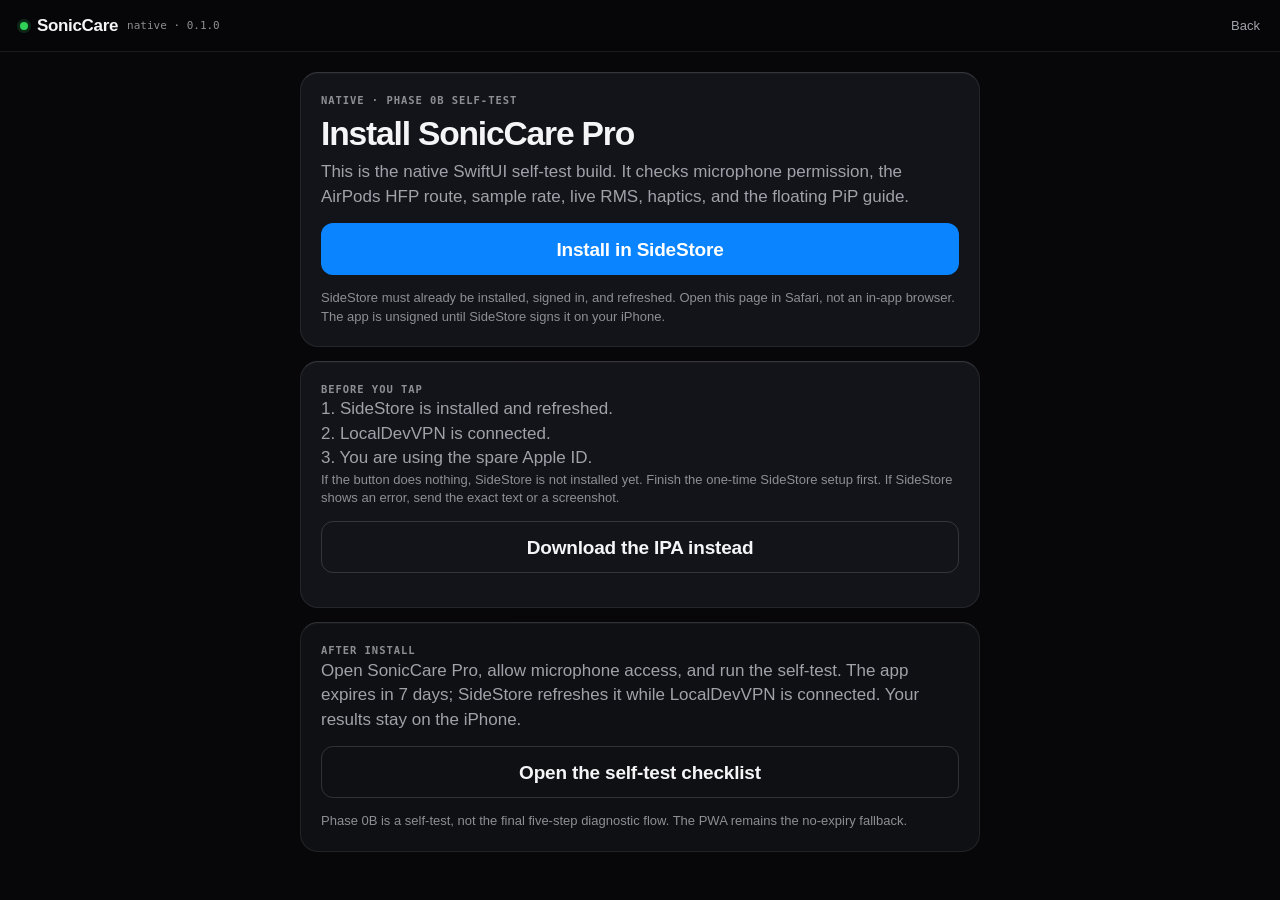
<file: web/install.html>
<!doctype html>
<html lang="en">
<head>
  <meta charset="utf-8">
  <meta name="viewport" content="width=device-width, initial-scale=1, viewport-fit=cover">
  <meta name="theme-color" content="#070709">
  <meta name="apple-mobile-web-app-capable" content="yes">
  <meta name="apple-mobile-web-app-title" content="SonicCare">
  <link rel="icon" href="./favicon.svg" type="image/svg+xml">
  <link rel="stylesheet" href="./styles.css">
  <title>Install SonicCare Pro</title>
</head>
<body>
  <header class="topbar">
    <div class="brand"><span class="led live" aria-hidden="true"></span><span class="wordmark">SonicCare</span><span class="version">native · 0.1.0</span></div>
    <a class="status" href="./" style="text-decoration:none;color:var(--muted)">Back</a>
  </header>

  <main>
    <section class="stack">
      <div class="card">
        <p class="micro">Native · Phase 0B self-test</p>
        <h1>Install SonicCare Pro</h1>
        <p class="muted">This is the native SwiftUI self-test build. It checks microphone permission, the AirPods HFP route, sample rate, live RMS, haptics, and the floating PiP guide.</p>

        <a class="primary button-link" href="sidestore://install?url=https%3A%2F%2Fgithub.com%2Fvoccov%2Fsoniccare-pro%2Freleases%2Fdownload%2Fnative-latest%2FSonicCarePro.ipa">Install in SideStore</a>

        <p class="fine">SideStore must already be installed, signed in, and refreshed. Open this page in Safari, not an in-app browser. The app is unsigned until SideStore signs it on your iPhone.</p>
      </div>

      <div class="card">
        <p class="micro">Before you tap</p>
        <p class="muted">1. SideStore is installed and refreshed.<br>2. LocalDevVPN is connected.<br>3. You are using the spare Apple ID.</p>
        <p class="fine">If the button does nothing, SideStore is not installed yet. Finish the one-time SideStore setup first. If SideStore shows an error, send the exact text or a screenshot.</p>
        <a class="secondary button-link" href="https://github.com/voccov/soniccare-pro/releases/download/native-latest/SonicCarePro.ipa">Download the IPA instead</a>
      </div>

      <div class="card quiet">
        <p class="micro">After install</p>
        <p class="muted">Open SonicCare Pro, allow microphone access, and run the self-test. The app expires in 7 days; SideStore refreshes it while LocalDevVPN is connected. Your results stay on the iPhone.</p>
        <a class="secondary button-link" href="./selftest.html">Open the self-test checklist</a>
        <p class="fine">Phase 0B is a self-test, not the final five-step diagnostic flow. The PWA remains the no-expiry fallback.</p>
      </div>
    </section>
  </main>
</body>
</html>
</file>
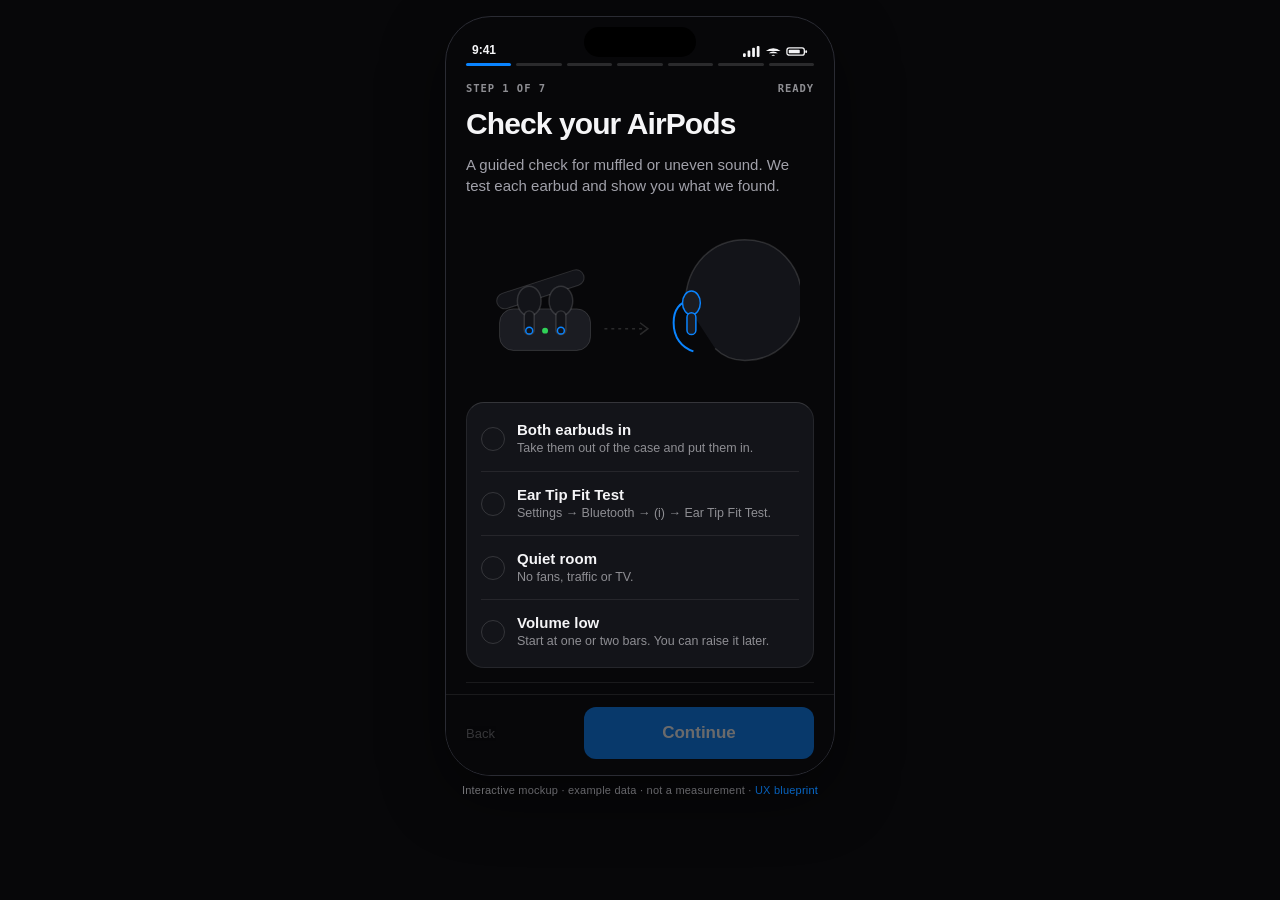
<file: web/mockup.html>
<!doctype html>
<html lang="en">
<head>
<meta charset="utf-8">
<meta name="viewport" content="width=device-width, initial-scale=1, viewport-fit=cover">
<link rel="icon" href="data:,">
<title>SonicCare Pro — Phase 1 interactive mockup</title>
<style>
  :root {
    --app-bg: #070709;
    --app-surface: #131419;
    --app-raised: #1B1C22;
    --app-line: rgba(255, 255, 255, .08);
    --app-line-strong: rgba(255, 255, 255, .14);
    --app-text: #F5F5F7;
    --app-muted: #A1A1AA;
    --app-tertiary: #8E8E93;
    --app-accent: #0A84FF;
    --app-good: #30D158;
    --app-warn: #FF9F0A;
    --app-bad: #FF453A;
    --app-font: -apple-system, BlinkMacSystemFont, "SF Pro Text", "Segoe UI", Roboto, Helvetica, Arial, sans-serif;
    --app-rounded: ui-rounded, "SF Pro Rounded", -apple-system, BlinkMacSystemFont, "Segoe UI", Roboto, sans-serif;
    --app-mono: ui-monospace, "SF Mono", SFMono-Regular, Menlo, Consolas, monospace;
  }
  * { box-sizing: border-box; }
  html, body { margin: 0; padding: 0; }
  html { background: var(--app-bg); }
  body { font-family: var(--app-font); background: var(--app-bg); color: var(--app-text); }
  .sprite { position: absolute; width: 0; height: 0; overflow: hidden; }
  .icon { width: 16px; height: 16px; fill: none; stroke: currentColor; stroke-width: 1.8; stroke-linecap: round; stroke-linejoin: round; }
  .stage { display: flex; flex-direction: column; align-items: center; gap: 8px; padding: max(16px, env(safe-area-inset-top)) 8px max(16px, env(safe-area-inset-bottom)); }
  .caption { margin: 0; color: var(--app-tertiary); font-size: 11px; letter-spacing: .02em; }
  .caption a { color: var(--app-accent); text-decoration: none; }
  .phone {
    position: relative; width: min(390px, 100%); height: 760px;
    background: var(--app-bg); color: var(--app-text);
    border: 1px solid #2a2b33; border-radius: 46px; overflow: hidden;
    display: flex; flex-direction: column;
    box-shadow: 0 20px 60px rgba(0, 0, 0, .5);
  }
  .statusbar {
    height: 46px; flex: none; display: flex; align-items: flex-end; justify-content: space-between;
    padding: 0 26px 6px; color: var(--app-text); font-size: 12px; font-weight: 600;
  }
  .sysicons { display: flex; align-items: center; gap: 5px; }
  .sysicons svg { height: 11px; width: auto; fill: currentColor; }
  .island { position: absolute; top: 10px; left: 50%; transform: translateX(-50%); width: 112px; height: 30px; background: #000; border-radius: 20px; z-index: 5; }
  .progress { flex: none; display: flex; gap: 5px; padding: 0 20px 10px; }
  .seg { height: 3px; flex: 1; border: 0; border-radius: 2px; background: var(--app-line-strong); padding: 0; cursor: pointer; }
  .seg.done { background: var(--app-muted); }
  .seg.active { background: var(--app-accent); }
  .screens { flex: 1; min-height: 0; position: relative; }
  .screen {
    position: absolute; inset: 0; overflow-y: auto; padding: 2px 20px 22px;
    display: none; flex-direction: column; gap: 14px;
    scrollbar-width: thin; scrollbar-color: var(--app-line-strong) transparent;
  }
  .screen.active { display: flex; animation: screenIn .28s ease; }
  @keyframes screenIn { from { opacity: 0; transform: translateY(8px); } to { opacity: 1; transform: none; } }
  .bottom {
    flex: none; display: flex; align-items: center; justify-content: space-between; gap: 12px;
    padding: 12px 20px 16px; border-top: 1px solid var(--app-line); background: var(--app-bg);
  }
  .bottom .primary { flex: 1; max-width: 230px; }
  .stepmeta { display: flex; justify-content: space-between; gap: 10px; padding-top: 4px; }
  .micro { font-family: var(--app-mono); font-size: 10.5px; letter-spacing: .09em; text-transform: uppercase; color: var(--app-tertiary); font-weight: 600; }
  h1 { margin: 0; font-family: var(--app-rounded); font-size: 30px; line-height: 1.08; letter-spacing: -.03em; font-weight: 650; }
  h2 { margin: 0; font-size: 21px; line-height: 1.2; letter-spacing: -.02em; }
  .lede { margin: 0; color: var(--app-muted); font-size: 15px; line-height: 1.4; }
  .note { margin: 0; color: var(--app-tertiary); font-size: 11.5px; line-height: 1.4; }
  .small { margin: 0; color: var(--app-muted); font-size: 13.5px; line-height: 1.4; }
  .card { background: var(--app-surface); border: 1px solid var(--app-line); border-top-color: var(--app-line-strong); border-radius: 18px; padding: 16px; }
  .primary, .secondary, .linkbtn, .choice, .seg { font: inherit; cursor: pointer; touch-action: manipulation; }
  .primary {
    min-height: 52px; padding: 0 18px; border: 0; border-radius: 12px;
    background: var(--app-accent); color: #fff; font-size: 17px; font-weight: 650;
  }
  .primary:disabled { opacity: .4; cursor: not-allowed; }
  .secondary {
    min-height: 48px; padding: 0 16px; border: 1px solid var(--app-line-strong);
    border-radius: 12px; background: transparent; color: var(--app-text); font-size: 15px; font-weight: 600;
  }
  .linkbtn { min-height: 44px; padding: 0; border: 0; background: transparent; color: var(--app-tertiary); font-size: 13px; }
  .linkbtn:disabled { opacity: .35; cursor: not-allowed; }
  .screen > .linkbtn { align-self: flex-start; }
  .wide { width: 100%; }
  :focus-visible { outline: 2px solid var(--app-accent); outline-offset: 3px; }
  .badge {
    display: inline-flex; align-items: center; gap: 5px; min-height: 24px; padding: 3px 9px;
    border-radius: 999px; border: 1px solid var(--app-line-strong);
    font-family: var(--app-mono); font-size: 10px; letter-spacing: .03em; color: var(--app-muted); white-space: nowrap;
  }
  .badge.good { color: var(--app-good); border-color: rgba(48,209,88,.35); background: rgba(48,209,88,.08); }
  .badge.warn { color: var(--app-warn); border-color: rgba(255,159,10,.35); background: rgba(255,159,10,.08); }
  .badge.bad { color: var(--app-bad); border-color: rgba(255,69,58,.35); background: rgba(255,69,58,.08); }
  .dot { display: inline-block; width: 7px; height: 7px; border-radius: 50%; background: var(--app-tertiary); flex: none; }
  .dot.good { background: var(--app-good); }
  .dot.warn { background: var(--app-warn); }
  .disclosure { border-top: 1px solid var(--app-line); padding-top: 10px; }
  .disclosure summary { cursor: pointer; color: var(--app-muted); font-size: 13px; font-weight: 550; }
  .disclosure p { margin: 8px 0 0; color: var(--app-tertiary); font-size: 12.5px; line-height: 1.45; }

  .hero { display: grid; place-items: center; height: 178px; }
  .hero-svg { width: 100%; max-width: 320px; height: 178px; }
  .hero-svg .head { fill: var(--app-surface); stroke: var(--app-line-strong); stroke-width: 1.5; }
  .hero-svg .ear { fill: none; stroke: var(--app-line-strong); stroke-width: 2; }
  .hero-svg .ear.accent { stroke: var(--app-accent); }
  .hero-svg .case { fill: var(--app-raised); stroke: var(--app-line-strong); }
  .hero-svg .case-lid { fill: var(--app-surface); stroke: var(--app-line-strong); transform-origin: 18px 102px; transform: rotate(-18deg); }
  .hero-svg .case-led { fill: var(--app-good); }
  .hero-svg .bud ellipse, .hero-svg .bud rect { fill: var(--app-surface); stroke: var(--app-line-strong); stroke-width: 1.5; }
  .hero-svg .bud .ring { fill: none; stroke: var(--app-accent); stroke-width: 1.5; }
  .hero-svg .bud-ear ellipse, .hero-svg .bud-ear rect { fill: var(--app-raised); stroke: var(--app-accent); stroke-width: 1.5; }
  .hero-svg .flow { fill: none; stroke: var(--app-line-strong); stroke-width: 1.5; stroke-dasharray: 3 4; }
  .hero-svg .flowhead { fill: none; stroke: var(--app-line-strong); stroke-width: 1.5; }
  .hero-svg .waves path { fill: none; stroke: var(--app-accent); stroke-width: 1.5; opacity: 0; transform-origin: 200px 108px; }
  .screen.active .bud-left { animation: lift .8s .1s both; }
  .screen.active .bud-right { animation: lift .8s .18s both; }
  .screen.active .bud-ear { animation: pop .7s .3s both; }
  .screen.active .case-lid { animation: lidopen .8s ease both; }
  .screen.active .waves path { animation: wave 1.4s .4s ease-out; }
  @keyframes lift { from { transform: translateY(10px); opacity: 0; } to { transform: none; opacity: 1; } }
  @keyframes pop { from { transform: scale(.85); opacity: 0; } to { transform: none; opacity: 1; } }
  @keyframes lidopen { from { transform: rotate(0); } to { transform: rotate(-18deg); } }
  @keyframes wave { 0% { opacity: 0; transform: scale(.85); } 35% { opacity: .75; } 100% { opacity: 0; transform: scale(1.12); } }

  .checkcard { padding: 4px 14px; }
  .check-row {
    display: flex; align-items: center; gap: 12px; width: 100%; min-height: 64px;
    padding: 10px 0; border: 0; border-top: 1px solid var(--app-line);
    background: transparent; color: var(--app-text); text-align: left;
  }
  .check-row:first-child { border-top: 0; }
  .checkbox {
    width: 24px; height: 24px; border-radius: 50%; border: 1.5px solid var(--app-line-strong);
    flex: none; display: grid; place-items: center; color: transparent;
  }
  .check-row[aria-pressed="true"] .checkbox { background: var(--app-accent); border-color: var(--app-accent); color: #fff; }
  .checkbox svg { width: 14px; height: 14px; }
  .checktext { display: grid; gap: 2px; flex: 1; }
  .checktext strong { font-size: 15px; font-weight: 600; }
  .checktext em { font-style: normal; color: var(--app-tertiary); font-size: 12.5px; line-height: 1.35; }

  .statusrow { display: flex; align-items: center; gap: 8px; padding-bottom: 10px; border-bottom: 1px solid var(--app-line); font-size: 14px; font-weight: 550; }
  .statusrow .badge { margin-left: auto; }
  .rows { display: grid; margin-top: 2px; }
  .row { display: flex; justify-content: space-between; gap: 12px; padding: 11px 0; border-top: 1px solid var(--app-line); font-size: 14px; }
  .row:first-child { border-top: 0; }
  .row > span:first-child { color: var(--app-muted); }
  .value { color: var(--app-text); font-weight: 550; text-align: right; }
  .mono { font-family: var(--app-mono); font-variant-numeric: tabular-nums; }
  .goodtext { color: var(--app-good); }

  .earhero { height: 168px; display: grid; place-items: center; }
  .earhero svg { width: 100%; max-width: 320px; height: 168px; }
  .earhero .head { fill: var(--app-surface); stroke: var(--app-line-strong); }
  .earhero .ear { fill: none; stroke: var(--app-line-strong); stroke-width: 2; }
  .earhero .ear.left { stroke: var(--app-accent); }
  .earhero .pingbud ellipse, .earhero .pingbud rect { fill: var(--app-raised); stroke: var(--app-accent); stroke-width: 1.5; }
  .earhero .waves path { fill: none; stroke: var(--app-accent); stroke-width: 2; opacity: 0; transform-origin: 84px 110px; }
  .earhero.pinging .waves path { animation: wave 1.35s ease-out; }
  @keyframes wave { 0% { opacity: 0; transform: scale(.85); } 35% { opacity: .75; } 100% { opacity: 0; transform: scale(1.12); } }
  .choices { display: grid; grid-template-columns: repeat(4, 1fr); gap: 6px; }
  .choice { min-height: 44px; border: 1px solid var(--app-line-strong); border-radius: 10px; background: transparent; color: var(--app-muted); font-size: 13px; font-weight: 600; }
  .choice[aria-pressed="true"] { background: var(--app-raised); color: var(--app-text); border-color: var(--app-accent); }
  .feedback { min-height: 20px; font-size: 12.5px; line-height: 1.4; color: var(--app-tertiary); }
  .feedback.success { color: var(--app-good); }
  .feedback.warning { color: var(--app-warn); }

  .pathlist { list-style: none; margin: 0; padding: 0; display: grid; }
  .pathlist li { display: flex; gap: 12px; padding: 11px 0; border-top: 1px solid var(--app-line); }
  .pathlist li:first-child { border-top: 0; }
  .num { width: 24px; height: 24px; border-radius: 8px; border: 1px solid var(--app-line-strong); display: grid; place-items: center; font-family: var(--app-mono); font-size: 11px; color: var(--app-accent); flex: none; }
  .pathlist strong { display: block; font-size: 14px; font-weight: 600; }
  .pathlist em { display: block; font-style: normal; color: var(--app-tertiary); font-size: 12px; line-height: 1.35; margin-top: 2px; }
  .scratchcard { display: grid; gap: 8px; margin-top: 10px; }
  .cardtitle { font-size: 15px; font-weight: 650; }
  .scratchart { height: 110px; display: grid; place-items: center; }
  .scratchart svg { width: 230px; height: 110px; }
  .scratchart .earbud ellipse, .scratchart .earbud rect { fill: var(--app-surface); stroke: var(--app-line-strong); }
  .scratchart .nail { fill: var(--app-raised); stroke: var(--app-line-strong); }
  .scratchart .silver { fill: none; stroke: var(--app-accent); stroke-width: 2; }
  .scratchart .scratchline { fill: none; stroke: var(--app-accent); stroke-width: 2; stroke-dasharray: 4 5; opacity: 0; }
  .scratchcard.scratching .scratchline { opacity: 1; animation: scratchmove .45s linear infinite; }
  .scratchcard.scratching .silver { animation: ringpulse .3s ease-in-out infinite; }
  @keyframes scratchmove { to { stroke-dashoffset: -18; } }
  @keyframes ringpulse { 50% { stroke-width: 4; } }
  .mini-meter { display: flex; align-items: flex-end; gap: 2px; height: 26px; }
  .mini-meter span { flex: 1; height: 6px; background: var(--app-line-strong); border-radius: 1px; transition: height .08s linear; }
  .scratchcard.scratching .mini-meter span { background: var(--app-accent); }

  .earstrip { display: grid; grid-template-columns: 1fr 1fr; gap: 8px; }
  .earstrip .earcard { background: var(--app-surface); border: 1px solid var(--app-line); border-radius: 14px; padding: 10px 12px; display: grid; gap: 2px; }
  .earstrip .earcard.active { border-color: rgba(10,132,255,.45); background: rgba(10,132,255,.06); }
  .earstrip .earcard.done { border-color: rgba(48,209,88,.32); }
  .earstrip .earcard.done strong { color: var(--app-good); }
  .earstrip strong { font-size: 14px; }
  .switchcard { display: grid; gap: 8px; padding: 14px; }
  .switchsummary { display: flex; align-items: center; gap: 8px; padding: 12px 14px; font-size: 14px; font-weight: 550; }
  .switchsummary .badge { margin-left: auto; }
  .measure.switching .ringwrap,
  .measure.switching .spectrum,
  .measure.switching .phasechip,
  .measure.switching #prompt,
  .measure.switching #measureHint,
  .measure.switching #holdBtn,
  .measure.switching #seeResult { display: none; }
  .ringwrap { position: relative; width: 250px; height: 250px; margin: 2px auto 0; }
  .ring { width: 250px; height: 250px; display: block; }
  .ring circle { fill: none; stroke-width: 9; }
  .ring .track { stroke: var(--app-line); }
  .ring .target { stroke: var(--app-good); opacity: .25; stroke-linecap: round; stroke-dasharray: 202 376; stroke-dashoffset: -202; }
  .ring .live { stroke: var(--app-accent); stroke-linecap: round; stroke-dasharray: 578; stroke-dashoffset: 578; transition: stroke-dashoffset .12s linear; }
  .ringcenter { position: absolute; inset: 0; display: flex; flex-direction: column; align-items: center; justify-content: center; }
  #dbValue { font-family: var(--app-mono); font-size: 38px; font-weight: 600; letter-spacing: -.04em; font-variant-numeric: tabular-nums; }
  .ringcenter .unit { font-family: var(--app-mono); font-size: 12px; color: var(--app-tertiary); }
  .ringcenter .ringlabel { margin-top: 6px; font-family: var(--app-mono); font-size: 9.5px; letter-spacing: .12em; color: var(--app-tertiary); }
  .spectrum { display: flex; align-items: flex-end; gap: 2px; height: 42px; padding: 0 2px; }
  .spectrum span { flex: 1; height: 6%; background: var(--app-accent); opacity: .7; border-radius: 1px; transition: height .08s linear; }
  .phasechip { align-self: flex-start; font-family: var(--app-mono); font-size: 10px; letter-spacing: .08em; color: var(--app-tertiary); border: 1px solid var(--app-line); border-radius: 999px; padding: 4px 9px; }
  .measure .primary { width: 100%; }
  .measurefoot { display: flex; justify-content: space-between; gap: 8px; color: var(--app-tertiary); font-size: 11px; }

  .earcards { display: grid; gap: 8px; }
  .earcard.result { border: 1px solid var(--app-line); border-radius: 14px; padding: 12px; background: var(--app-surface); display: grid; gap: 6px; }
  .earcard.suspect { border-color: rgba(255,159,10,.4); }
  .earhead { display: flex; justify-content: space-between; align-items: center; gap: 8px; }
  .svr { font-family: var(--app-mono); font-size: 26px; font-weight: 600; letter-spacing: -.03em; font-variant-numeric: tabular-nums; }
  .svr span { font-size: 10px; color: var(--app-tertiary); letter-spacing: .04em; }
  .confidence { color: var(--app-tertiary); font-size: 11px; }
  .chartcard { padding: 10px 14px; }
  .charthead { display: flex; justify-content: space-between; align-items: center; }
  .chartcard svg { width: 100%; height: 88px; display: block; margin: 4px 0; }
  .chartlegend { display: flex; gap: 12px; color: var(--app-tertiary); font-size: 11px; }
  .chartlegend i { display: inline-block; width: 7px; height: 7px; border-radius: 50%; margin-right: 4px; }

  .safety { border: 1px solid rgba(255,159,10,.35); background: rgba(255,159,10,.07); color: var(--app-warn); border-radius: 12px; padding: 12px 14px; font-size: 12.5px; line-height: 1.4; }
  .recoveryart { height: 112px; display: grid; place-items: center; }
  .recoveryart svg { width: 230px; height: 108px; }
  .recoveryart .bud ellipse, .recoveryart .bud rect { fill: var(--app-surface); stroke: var(--app-line-strong); }
  .recoveryart .mesh { fill: none; stroke: var(--app-warn); stroke-width: 2; }
  .recoveryart .table { stroke: var(--app-line-strong); stroke-width: 2; }
  .recoveryart .brush { stroke: var(--app-muted); stroke-width: 2; }
  .timer { display: grid; gap: 10px; }
  .timerhead { display: flex; justify-content: space-between; align-items: center; }
  .timerbar { height: 4px; background: var(--app-line); border-radius: 2px; overflow: hidden; }
  .timerbar span { display: block; height: 100%; width: 0; background: var(--app-accent); transition: width .3s ease; }
  .timer.running .timerbar span { width: 6%; }
  .timer .linkbtn { justify-self: start; }
  .finish { border: 1px solid rgba(48,209,88,.35); background: rgba(48,209,88,.07); border-radius: 14px; padding: 14px; display: grid; gap: 4px; }
  .finish strong { color: var(--app-good); font-size: 15px; }
  [hidden] { display: none !important; }

  @media (prefers-reduced-motion: reduce) {
    *, *::before, *::after { animation-duration: .01ms !important; animation-iteration-count: 1 !important; transition-duration: .01ms !important; }
  }
</style>
</head>
<body>
<svg class="sprite" xmlns="http://www.w3.org/2000/svg" aria-hidden="true">
  <symbol id="i-check" viewBox="0 0 24 24"><path d="M20 6 9 17l-5-5"/></symbol>
  <symbol id="i-chevron" viewBox="0 0 24 24"><path d="m9 18 6-6-6-6"/></symbol>
  <symbol id="i-bt" viewBox="0 0 24 24"><path d="m7 7 10 10-5 5V2l5 5L7 17"/></symbol>
  <symbol id="i-mic" viewBox="0 0 24 24"><rect x="9" y="2" width="6" height="12" rx="3"/><path d="M5 10a7 7 0 0 0 14 0M12 17v5"/></symbol>
  <symbol id="i-info" viewBox="0 0 24 24"><circle cx="12" cy="12" r="10"/><path d="M12 16v-4M12 8h.01"/></symbol>
  <symbol id="i-volume" viewBox="0 0 24 24"><path d="M11 5 6 9H2v6h4l5 4V5zM15.5 8.5a5 5 0 0 1 0 7M19 5a9 9 0 0 1 0 14"/></symbol>
  <symbol id="i-play" viewBox="0 0 24 24"><path d="m6 3 14 9-14 9V3z"/></symbol>
  <symbol id="i-timer" viewBox="0 0 24 24"><circle cx="12" cy="13" r="8"/><path d="M12 9v4l2 2M9 2h6"/></symbol>
</svg>

<div class="stage">
  <div class="phone" id="phone">
    <div class="statusbar">
      <span>9:41</span>
      <span class="sysicons" aria-hidden="true">
        <svg viewBox="0 0 18 12"><rect x="0" y="8" width="3" height="4" rx="1"/><rect x="5" y="5" width="3" height="7" rx="1"/><rect x="10" y="2" width="3" height="10" rx="1"/><rect x="15" y="0" width="3" height="12" rx="1"/></svg>
        <svg viewBox="0 0 18 12"><path d="M1 5.5a12 12 0 0 1 16 0M4 8a7.5 7.5 0 0 1 10 0M7 10.5a3 3 0 0 1 4 0"/></svg>
        <svg viewBox="0 0 24 12"><rect x="1" y="2" width="19" height="8" rx="2.5" fill="none" stroke="currentColor" stroke-width="1.4"/><rect x="3" y="4" width="12" height="4" rx="1"/><rect x="21" y="4.5" width="2" height="3" rx="1"/></svg>
      </span>
    </div>
    <div class="island" aria-hidden="true"></div>

    <div class="progress" id="progress" aria-label="Steps">
      <button class="seg active" aria-label="Step 1, ready"></button>
      <button class="seg" aria-label="Step 2, connection"></button>
      <button class="seg" aria-label="Step 3, ear check"></button>
      <button class="seg" aria-label="Step 4, microphone"></button>
      <button class="seg" aria-label="Step 5, measure"></button>
      <button class="seg" aria-label="Step 6, result"></button>
      <button class="seg" aria-label="Step 7, clean and retest"></button>
    </div>

    <div class="screens">
      <!-- 1. READY -->
      <section class="screen active" data-step="0">
        <div class="stepmeta"><span class="micro">Step 1 of 7</span><span class="micro">Ready</span></div>
        <h1>Check your AirPods</h1>
        <p class="lede">A guided check for muffled or uneven sound. We test each earbud and show you what we found.</p>
        <div class="hero" aria-hidden="true">
          <svg class="hero-svg" viewBox="0 0 320 180">
            <rect class="case" x="18" y="100" width="92" height="42" rx="14"/>
            <rect class="case-lid" x="18" y="86" width="92" height="16" rx="8"/>
            <circle class="case-led" cx="64" cy="122" r="3"/>
            <g class="bud bud-left">
              <ellipse cx="48" cy="92" rx="12" ry="15"/>
              <rect x="43" y="102" width="10" height="24" rx="5"/>
              <circle class="ring" cx="48" cy="122" r="3.5"/>
            </g>
            <g class="bud bud-right">
              <ellipse cx="80" cy="92" rx="12" ry="15"/>
              <rect x="75" y="102" width="10" height="24" rx="5"/>
              <circle class="ring" cx="80" cy="122" r="3.5"/>
            </g>
            <path class="flow" d="M124 120h42"/>
            <path class="flowhead" d="m160 114 8 6-8 6"/>
            <path class="head" d="M206 94c0-38 27-64 60-64s58 26 58 62c0 34-24 58-54 60-14 1-26-4-34-12"/>
            <path class="ear accent" d="M212 92c-12 0-18 9-18 22 0 15 8 25 20 29"/>
            <g class="bud bud-ear">
              <ellipse cx="212" cy="94" rx="9" ry="12"/>
              <rect x="207.5" y="104" width="9" height="22" rx="4.5"/>
            </g>
            <g class="waves">
              <path d="M190 88c-7 5-11 13-11 21s4 16 11 21"/>
              <path d="M181 78c-11 8-17 19-17 31s6 23 17 31"/>
            </g>
          </svg>
        </div>
        <div class="card checkcard">
          <button class="check-row" data-check="inEars" aria-pressed="false">
            <span class="checkbox"><svg class="icon"><use href="#i-check"/></svg></span>
            <span class="checktext"><strong>Both earbuds in</strong><em>Take them out of the case and put them in.</em></span>
          </button>
          <button class="check-row" data-check="fit" aria-pressed="false">
            <span class="checkbox"><svg class="icon"><use href="#i-check"/></svg></span>
            <span class="checktext"><strong>Ear Tip Fit Test</strong><em>Settings → Bluetooth → (i) → Ear Tip Fit Test.</em></span>
          </button>
          <button class="check-row" data-check="quiet" aria-pressed="false">
            <span class="checkbox"><svg class="icon"><use href="#i-check"/></svg></span>
            <span class="checktext"><strong>Quiet room</strong><em>No fans, traffic or TV.</em></span>
          </button>
          <button class="check-row" data-check="volume" aria-pressed="false">
            <span class="checkbox"><svg class="icon"><use href="#i-check"/></svg></span>
            <span class="checktext"><strong>Volume low</strong><em>Start at one or two bars. You can raise it later.</em></span>
          </button>
        </div>
        <details class="disclosure">
          <summary>Why the fit test matters</summary>
          <p>A loose tip can look like high-frequency loss. Run Apple's Ear Tip Fit Test first, then confirm the seal here.</p>
        </details>
        <p class="note">The app cannot sense whether the earbuds are in. You confirm each step; skipped steps show as Not tested.</p>
      </section>

      <!-- 2. CONNECTION -->
      <section class="screen" data-step="1">
        <div class="stepmeta"><span class="micro">Step 2 of 7</span><span class="micro">Connection</span></div>
        <h1>Connection</h1>
        <p class="lede">iOS is using your AirPods. The input rate is reported by the audio engine.</p>
        <div class="card">
          <div class="statusrow"><span class="dot good"></span><span>AirPods Pro · Connected</span><span class="badge good">HFP</span></div>
          <div class="rows">
            <div class="row"><span>Microphone access</span><span class="value goodtext">Granted</span></div>
            <div class="row"><span>Route</span><span class="value">Bluetooth HFP</span></div>
            <div class="row"><span>Input rate</span><span class="value mono">48 kHz</span></div>
            <div class="row"><span>Device</span><span class="value">AirPods Pro</span></div>
          </div>
        </div>
        <details class="disclosure">
          <summary>Why 48 kHz is not the whole story</summary>
          <p>The engine can report 48 kHz while the Bluetooth speech link is narrower. The app checks the usable high band from the signal itself, not from this number alone.</p>
        </details>
        <p class="note">If the route is Built-in Mic, reconnect the AirPods, then return here.</p>
      </section>

      <!-- 3. EAR CHECK -->
      <section class="screen" data-step="2">
        <div class="stepmeta"><span class="micro">Step 3 of 7</span><span class="micro">Ear check</span></div>
        <h1>Which ear?</h1>
        <p class="lede">We play a short ping in one earbud before the microphone starts. This catches swapped earbuds.</p>
        <div class="earhero" id="earhero" aria-hidden="true">
          <svg viewBox="0 0 320 168">
            <path class="head" d="M160 20c-46 0-76 30-76 68 0 32 20 56 44 68h64c24-12 44-36 44-68 0-38-30-68-76-68Z"/>
            <path class="ear left" d="M84 82c-14 0-22 10-22 24 0 16 8 27 22 30"/>
            <path class="ear" d="M236 82c14 0 22 10 22 24 0 16-8 27-22 30"/>
            <g class="pingbud">
              <ellipse cx="84" cy="92" rx="11" ry="14"/>
              <rect x="79" y="103" width="10" height="24" rx="5"/>
            </g>
            <g class="waves">
              <path d="M58 86c-8 6-12 14-12 22s4 16 12 22"/>
              <path d="M48 76c-12 9-18 21-18 32s6 23 18 32"/>
            </g>
          </svg>
        </div>
        <button id="playPing" class="secondary wide">Play left ping</button>
        <div id="earChoices" class="choices" hidden>
          <button class="choice" data-ear="left" aria-pressed="false">Left</button>
          <button class="choice" data-ear="right" aria-pressed="false">Right</button>
          <button class="choice" data-ear="both" aria-pressed="false">Both</button>
          <button class="choice" data-ear="neither" aria-pressed="false">Neither</button>
        </div>
        <div id="earFeedback" class="feedback" role="status" aria-live="polite"></div>
        <button id="skipEar" class="linkbtn">Skip ear check</button>
        <p class="note">No microphone is used on this step. The ping never becomes a per-ear result.</p>
      </section>

      <!-- 4. MICROPHONE -->
      <section class="screen" data-step="3">
        <div class="stepmeta"><span class="micro">Step 4 of 7</span><span class="micro">Microphone</span></div>
        <h1>Set the microphone to Left</h1>
        <p class="lede">Open Settings, tap your AirPods, then Microphone, then Always Left.</p>
        <div class="card" id="settingsCard">
          <ol class="pathlist">
            <li><span class="num">1</span><span><strong>Settings</strong><em>Open the iPhone Settings app.</em></span></li>
            <li><span class="num">2</span><span><strong>Bluetooth</strong><em>Tap the (i) next to your AirPods.</em></span></li>
            <li><span class="num">3</span><span><strong>Microphone</strong><em>Choose Always Left.</em></span></li>
          </ol>
          <button id="iveSet" class="secondary wide" style="margin-top:10px">I've set it to Left</button>
        </div>
        <div class="card scratchcard" id="scratchCard" hidden>
          <div class="cardtitle">Confirm the microphone</div>
          <div class="scratchart" aria-hidden="true">
            <svg viewBox="0 0 230 110">
              <g class="earbud">
                <ellipse cx="86" cy="38" rx="24" ry="30"/>
                <rect x="76" y="56" width="20" height="42" rx="10"/>
                <circle class="silver" cx="86" cy="90" r="7"/>
              </g>
              <path class="nail" d="M146 44c9 4 13 12 11 21-2 8-9 13-17 12"/>
              <path class="scratchline" d="M112 92c14-7 25-7 37 0"/>
            </svg>
          </div>
          <p class="small">Lightly scratch the bottom silver ring with a fingernail for one second. Do not tap the stem.</p>
          <div class="mini-meter" id="miniMeter" aria-hidden="true">
            <span></span><span></span><span></span><span></span><span></span><span></span><span></span><span></span><span></span><span></span><span></span><span></span>
          </div>
          <button id="scratchBtn" class="secondary wide">Start scratch check</button>
          <div id="scratchFeedback" class="feedback" role="status" aria-live="polite"></div>
        </div>
        <button id="skipMic" class="linkbtn">Skip side check</button>
        <p class="note">Bluetooth sends one microphone at a time. This confirms the left microphone; we test the right after.</p>
      </section>

      <!-- 5. MEASURE -->
      <section class="screen measure" data-step="4">
        <div class="stepmeta"><span class="micro">Step 5 of 7</span><span class="micro">Measure</span></div>
        <div class="earstrip">
          <div class="earcard active" id="leftEar"><span class="micro">Left mic</span><strong>Live</strong></div>
          <div class="earcard" id="rightEar"><span class="micro">Right mic</span><strong>Next</strong></div>
        </div>
        <div class="card switchsummary" id="switchSummary" hidden>
          <span class="dot good"></span><span>Left ear captured</span><span class="badge good">−19.1 dB</span>
        </div>
        <div class="ringwrap">
          <svg class="ring" viewBox="0 0 250 250" aria-hidden="true">
            <circle class="track" cx="125" cy="125" r="92"/>
            <circle class="target" cx="125" cy="125" r="92" transform="rotate(-90 125 125)"/>
            <circle class="live" cx="125" cy="125" r="92" transform="rotate(-90 125 125)"/>
          </svg>
          <div class="ringcenter">
            <span id="dbValue">—</span>
            <span class="unit">dB</span>
            <span class="ringlabel" id="ringLabel">READY</span>
          </div>
        </div>
        <div class="spectrum" id="spectrum" aria-hidden="true">
          <span></span><span></span><span></span><span></span><span></span><span></span><span></span><span></span><span></span><span></span><span></span><span></span><span></span><span></span>
          <span></span><span></span><span></span><span></span><span></span><span></span><span></span><span></span><span></span><span></span><span></span><span></span><span></span><span></span>
        </div>
        <div class="phasechip" id="phaseChip">LEFT · PHASE A · 150–800 Hz</div>
        <h2 id="prompt">Say "Ahhh" for three seconds</h2>
        <p class="small" id="measureHint">Hold a steady, comfortable voice. We listen to one microphone at a time.</p>
        <button id="holdBtn" class="primary">Start hold</button>
        <button id="seeResult" class="primary" hidden>See result</button>
        <div class="card switchcard" id="switchEar" hidden>
          <div class="cardtitle">Now the right ear</div>
          <p class="small">Switch the microphone to Right in Settings, then confirm the right ear.</p>
          <p class="small mono" style="color:var(--app-tertiary);font-size:11.5px">Settings → Bluetooth → (i) → Microphone → Always Right</p>
          <p class="note">The left ear is saved. The right ear repeats the same two sounds.</p>
          <button id="confirmRight" class="primary wide" style="margin-top:4px">Confirm right microphone</button>
          <div id="rightFeedback" class="feedback" role="status" aria-live="polite"></div>
        </div>
        <div class="measurefoot"><span>Both earbuds stay in.</span><span class="mono" id="sideRead">LEFT · —</span></div>
      </section>

      <!-- 6. RESULT -->
      <section class="screen" data-step="5">
        <div class="stepmeta"><span class="micro">Step 6 of 7</span><span class="micro">Result</span></div>
        <span class="badge warn" style="align-self:flex-start">Example result</span>
        <h1>Right microphone has high-frequency loss</h1>
        <p class="lede">The right microphone loses 12.4 dB in the high frequencies (3–6.5 kHz). This can happen when the mesh is blocked.</p>
        <div class="earcards">
          <div class="earcard result">
            <div class="earhead"><span class="micro">Left</span><span class="badge good">Balanced</span></div>
            <div class="svr">−1.2 <span>dB SVR</span></div>
            <div class="confidence">Confidence: High</div>
          </div>
          <div class="earcard result suspect">
            <div class="earhead"><span class="micro">Right</span><span class="badge warn">High-frequency loss</span></div>
            <div class="svr">−12.4 <span>dB SVR</span></div>
            <div class="confidence">Confidence: Medium</div>
          </div>
        </div>
        <div class="card chartcard">
          <div class="charthead"><span class="micro">Spectral difference</span><span class="micro">Example</span></div>
          <svg viewBox="0 0 320 108" aria-hidden="true">
            <rect x="186" y="8" width="96" height="82" fill="rgba(255,159,10,.07)"/>
            <path d="M24 18v72M24 90h272" stroke="rgba(255,255,255,.12)" stroke-width="1"/>
            <path d="M24 54h272" stroke="rgba(255,255,255,.06)" stroke-width="1"/>
            <path d="M186 18v72M282 18v72" stroke="rgba(255,159,10,.25)" stroke-width="1" stroke-dasharray="3 4"/>
            <path d="M24 48c26-4 48-6 72-3s44 5 68 2 42-3 60 0 34 3 52 2" fill="none" stroke="#30D158" stroke-width="2"/>
            <path d="M24 50c26-1 48 0 72 3s44 6 68 9 42 10 60 18 34 14 52 20" fill="none" stroke="#FF9F0A" stroke-width="2"/>
          </svg>
          <div class="chartlegend"><span><i style="background:#30D158"></i>Left</span><span><i style="background:#FF9F0A"></i>Right</span></div>
        </div>
        <details class="disclosure">
          <summary>What SVR means</summary>
          <p>SVR compares the high-frequency "Ssss" band (3–6.5 kHz) with the low-frequency "Ahhh" band (150–800 Hz). A lower value means less high-frequency energy in that microphone.</p>
        </details>
        <details class="disclosure">
          <summary>What we measured</summary>
          <p>Left and right SVR, the high-frequency difference, and the active input route. These are example values for this mockup.</p>
        </details>
        <details class="disclosure">
          <summary>What we didn't measure</summary>
          <p>Absolute sound pressure, firmware, serial, battery, or a hardware fault. This is a check, not a diagnosis.</p>
        </details>
        <button id="testAgain" class="secondary wide">Test again</button>
        <button id="saveResult" class="secondary wide">Save result</button>
        <p id="saveNote" class="feedback success" hidden>Saved on this iPhone.</p>
      </section>

      <!-- 7. RECOVERY -->
      <section class="screen" data-step="6">
        <div class="stepmeta"><span class="micro">Step 7 of 7</span><span class="micro">Clean and retest</span></div>
        <h1>Clean the right mesh</h1>
        <div class="safety">Use Apple's method: micellar water and a soft children's toothbrush. No liquids in the openings, no compressed air, no sharp tools.</div>
        <div class="recoveryart" aria-hidden="true">
          <svg viewBox="0 0 230 108">
            <path class="table" d="M18 92h194"/>
            <g class="bud">
              <ellipse cx="104" cy="54" rx="26" ry="22"/>
              <rect x="94" y="60" width="20" height="30" rx="10"/>
            </g>
            <path class="mesh" d="M94 48c6-5 14-5 20 0"/>
            <path class="brush" d="M150 36c10 6 16 18 14 30M150 36l-8-6M164 66l8 6"/>
          </svg>
        </div>
        <div class="card">
          <ol class="pathlist">
            <li><span class="num">1</span><span><strong>Take the right earbud out</strong><em>Place it mesh-down on a clean table.</em></span></li>
            <li><span class="num">2</span><span><strong>Brush the mesh</strong><em>Micellar water on a soft children's toothbrush. Light strokes only.</em></span></li>
            <li><span class="num">3</span><span><strong>Dry for two hours</strong><em>Leave it out of the case, mesh-down, in a dry room.</em></span></li>
            <li><span class="num">4</span><span><strong>Test again</strong><em>Compare the same ear with the baseline.</em></span></li>
          </ol>
        </div>
        <div class="card timer" id="timerCard">
          <div class="timerhead"><span class="micro">Dry timer</span><span class="mono" id="timerValue">2:00:00</span></div>
          <div class="timerbar"><span></span></div>
          <button id="startTimer" class="secondary wide">Start 2-hour timer</button>
          <button id="demoUnlock" class="linkbtn" hidden>Demo: unlock test now</button>
          <button id="retest" class="secondary wide" hidden>Test again</button>
        </div>
        <p class="note">Do not put the earbud back in until it is completely dry. No tone is played during cleaning.</p>
        <div id="finish" class="finish" hidden>
          <strong>Done.</strong>
          <p class="small">Your result stays on this iPhone.</p>
          <button id="startOver" class="linkbtn">Start over</button>
        </div>
      </section>
    </div>

    <div class="bottom">
      <button id="back" class="linkbtn" disabled>Back</button>
      <button id="next" class="primary" disabled>Continue</button>
    </div>
  </div>
  <p class="caption">Interactive mockup · example data · not a measurement · <a href="./blueprint/">UX blueprint</a></p>
</div>

<script>
(() => {
  const $ = (s, r = document) => r.querySelector(s);
  const $$ = (s, r = document) => [...r.querySelectorAll(s)];
  const app = {
    step: 0,
    ready: { inEars: false, fit: false, quiet: false, volume: false },
    ear: { played: false, choice: null, skipped: false },
    mic: { verified: false, skipped: false, busy: false },
    measure: { side: 'left', phase: 0, captured: [false, false], busy: false, done: false },
    finished: false
  };
  const screens = $$('.screen');
  const segs = $$('.seg');
  const next = $('#next');
  const back = $('#back');

  function canNext() {
    switch (app.step) {
      case 0: return Object.values(app.ready).every(Boolean);
      case 1: return true;
      case 2: return app.ear.choice === 'left' || app.ear.skipped;
      case 3: return app.mic.verified || app.mic.skipped;
      case 4: return app.measure.done;
      case 5: return true;
      case 6: return !app.finished;
      default: return false;
    }
  }

  function sync() {
    screens.forEach((s, i) => {
      const active = i === app.step;
      s.classList.toggle('active', active);
      if (active) s.scrollTop = 0;
    });
    segs.forEach((s, i) => {
      s.classList.toggle('active', i === app.step);
      s.classList.toggle('done', i < app.step);
      s.setAttribute('aria-current', i === app.step ? 'step' : 'false');
    });
    back.disabled = app.step === 0;
    next.hidden = app.step === 4;
    next.disabled = !canNext();
    next.textContent = app.step === 5 ? 'Clean the right mesh' : app.step === 6 ? 'Done' : 'Continue';
  }

  function go(step) {
    app.step = Math.max(0, Math.min(6, step));
    sync();
  }

  segs.forEach((s, i) => s.addEventListener('click', () => go(i)));
  back.addEventListener('click', () => go(app.step - 1));
  next.addEventListener('click', () => {
    if (!canNext()) return;
    if (app.step === 5) go(6);
    else if (app.step === 6) finish();
    else go(app.step + 1);
  });

  $$('.check-row').forEach(row => row.addEventListener('click', () => {
    const key = row.dataset.check;
    const on = row.getAttribute('aria-pressed') !== 'true';
    row.setAttribute('aria-pressed', String(on));
    app.ready[key] = on;
    sync();
  }));

  const playPing = $('#playPing');
  playPing.addEventListener('click', () => {
    app.ear.played = true;
    const hero = $('#earhero');
    hero.classList.remove('pinging');
    void hero.offsetWidth;
    hero.classList.add('pinging');
    $('#earChoices').hidden = false;
    playPing.disabled = true;
    setTimeout(() => { playPing.disabled = false; }, 1500);
    sync();
  });
  $$('.choice').forEach(btn => btn.addEventListener('click', () => {
    if (!app.ear.played) return;
    app.ear.choice = btn.dataset.ear;
    $$('.choice').forEach(b => b.setAttribute('aria-pressed', String(b === btn)));
    const fb = $('#earFeedback');
    if (btn.dataset.ear === 'left') {
      fb.className = 'feedback success';
      fb.textContent = 'Left earbud confirmed.';
    } else if (btn.dataset.ear === 'right') {
      fb.className = 'feedback warning';
      fb.textContent = 'The earbuds are swapped. Swap them, then play the left ping again.';
    } else if (btn.dataset.ear === 'both') {
      fb.className = 'feedback warning';
      fb.textContent = 'You heard it in both ears. Check the fit and connection, then try again.';
    } else {
      fb.className = 'feedback warning';
      fb.textContent = 'No tone. Check the connection, then try again.';
    }
    sync();
  }));
  $('#skipEar').addEventListener('click', () => {
    app.ear.skipped = true;
    const fb = $('#earFeedback');
    fb.className = 'feedback';
    fb.textContent = 'Ear side not tested. The result will say so.';
    sync();
  });

  const scratchBtn = $('#scratchBtn');
  const miniBars = $$('#miniMeter span');
  $('#iveSet').addEventListener('click', () => {
    $('#settingsCard').hidden = true;
    $('#scratchCard').hidden = false;
    const screen = $('#scratchCard').closest('.screen');
    if (screen) screen.scrollTop = 0;
    scratchBtn.focus();
  });
  scratchBtn.addEventListener('click', () => {
    if (app.mic.busy) return;
    app.mic.busy = true;
    scratchBtn.disabled = true;
    const card = $('#scratchCard');
    card.classList.add('scratching');
    const fb = $('#scratchFeedback');
    fb.className = 'feedback';
    fb.textContent = 'Listening for the scratch…';
    let n = 0;
    const timer = setInterval(() => {
      miniBars.forEach((b, i) => {
        const h = i === 5 + (n % 2) ? 70 + Math.random() * 25 : 6 + Math.random() * 14;
        b.style.height = h + '%';
      });
      n++;
    }, 80);
    setTimeout(() => {
      clearInterval(timer);
      card.classList.remove('scratching');
      miniBars.forEach(b => { b.style.height = '8%'; });
      app.mic.verified = true;
      fb.className = 'feedback success';
      fb.textContent = 'Left microphone confirmed.';
      scratchBtn.disabled = false;
      app.mic.busy = false;
      sync();
    }, 1300);
  });
  $('#skipMic').addEventListener('click', () => {
    app.mic.skipped = true;
    const fb = $('#scratchFeedback');
    fb.className = 'feedback';
    fb.textContent = 'Side check skipped. The comparison will show as Not tested.';
    sync();
  });

  const CIRC = 2 * Math.PI * 92;
  const liveCircle = $('.ring .live');
  liveCircle.style.strokeDashoffset = String(CIRC);
  const bars = $$('#spectrum span');
  bars.forEach(b => { b.style.height = '6%'; });

  function setRing(pct) {
    liveCircle.style.strokeDashoffset = String(CIRC * (1 - pct / 100));
  }
  function setBars(pct) {
    bars.forEach((b, i) => {
      const h = Math.max(6, Math.min(96, pct * 0.6 + Math.sin(i * 1.7 + pct / 8) * 18 + Math.random() * 12));
      b.style.height = h + '%';
    });
  }

  function setEarStrip(left, right) {
    const pairs = [[$('#leftEar'), left], [$('#rightEar'), right]];
    pairs.forEach(([card, state]) => {
      card.classList.toggle('active', state === 'live');
      card.classList.toggle('done', state === 'done');
      const label = card.querySelector('strong');
      label.textContent = state === 'done' ? 'Done' : state === 'live' ? 'Live' : 'Next';
    });
  }

  const holdBtn = $('#holdBtn');
  const seeResult = $('#seeResult');
  let holdTimeout = null;
  let holdInterval = null;

  function beginListening() {
    const phase = app.measure.phase;
    const started = Date.now();
    holdInterval = setInterval(() => {
      const t = (Date.now() - started) / 3200;
      const pct = 46 + Math.sin(t * Math.PI * 4) * 9 + Math.random() * 7;
      setRing(pct);
      setBars(pct);
      $('#dbValue').textContent = (-26 - pct * 0.32).toFixed(1);
    }, 90);
    holdTimeout = setTimeout(() => {
      clearInterval(holdInterval);
      app.measure.captured[phase] = true;
      app.measure.busy = false;
      setRing(58);
      setBars(58);
      $('#dbValue').textContent = phase === 0 ? '-18.4' : '-19.1';
      $('#ringLabel').textContent = 'CAPTURED';
      if (phase === 0) {
        app.measure.phase = 1;
        $('#phaseChip').textContent = app.measure.side === 'left' ? 'LEFT · PHASE B · 3–6.5 kHz' : 'RIGHT · PHASE B · 3–6.5 kHz';
        $('#prompt').textContent = 'Say "Ssss" for three seconds';
        holdBtn.disabled = false;
        holdBtn.textContent = 'Start hold';
        $('#sideRead').textContent = (app.measure.side === 'left' ? 'LEFT' : 'RIGHT') + ' · LF captured';
      } else if (app.measure.side === 'left') {
        holdBtn.hidden = true;
        $('#switchSummary').hidden = false;
        $('#switchEar').hidden = false;
        $('.screen[data-step="4"]').classList.add('switching');
        $('#prompt').textContent = 'Left ear captured';
        $('#measureHint').textContent = 'Switch the microphone to Right in Settings, then confirm below.';
        $('#phaseChip').textContent = 'LEFT EAR · DONE';
        $('#ringLabel').textContent = 'LEFT DONE';
        $('#sideRead').textContent = 'LEFT · captured';
        setEarStrip('done', 'next');
      } else {
        app.measure.done = true;
        holdBtn.hidden = true;
        seeResult.hidden = false;
        $('#prompt').textContent = 'Right ear captured';
        $('#measureHint').textContent = 'Both ears are measured. See the result.';
        $('#phaseChip').textContent = 'RIGHT EAR · DONE';
        $('#ringLabel').textContent = 'RIGHT DONE';
        $('#sideRead').textContent = 'RIGHT · captured';
        setEarStrip('done', 'done');
      }
      sync();
    }, 3200);
  }

  holdBtn.addEventListener('click', () => {
    if (app.measure.busy || app.measure.phase > 1) return;
    app.measure.busy = true;
    holdBtn.disabled = true;
    holdBtn.textContent = 'Get ready…';
    $('#ringLabel').textContent = '3';
    setRing(0);
    let n = 3;
    const countdown = setInterval(() => {
      n--;
      if (n > 0) {
        $('#ringLabel').textContent = String(n);
      } else {
        clearInterval(countdown);
        holdBtn.textContent = 'Listening…';
        $('#ringLabel').textContent = 'LISTENING';
        beginListening();
      }
    }, 500);
  });
  seeResult.addEventListener('click', () => go(5));
  $('#confirmRight').addEventListener('click', () => {
    if (app.measure.busy) return;
    app.measure.busy = true;
    const btn = $('#confirmRight');
    btn.disabled = true;
    btn.textContent = 'Listening…';
    const fb = $('#rightFeedback');
    fb.className = 'feedback';
    fb.textContent = 'Listening for the scratch…';
    setTimeout(() => {
      app.measure.busy = false;
      app.measure.side = 'right';
      app.measure.phase = 0;
      app.measure.captured = [false, false];
      $('#switchEar').hidden = true;
      $('#switchSummary').hidden = true;
      $('.screen[data-step="4"]').classList.remove('switching');
      $('#seeResult').hidden = true;
      holdBtn.hidden = false;
      holdBtn.disabled = false;
      holdBtn.textContent = 'Start hold';
      $('#prompt').textContent = 'Say "Ahhh" for three seconds';
      $('#measureHint').textContent = 'Hold a steady, comfortable voice. We listen to one microphone at a time.';
      $('#phaseChip').textContent = 'RIGHT · PHASE A · 150–800 Hz';
      $('#ringLabel').textContent = 'READY';
      $('#dbValue').textContent = '—';
      $('#sideRead').textContent = 'RIGHT · —';
      setRing(0);
      bars.forEach(b => { b.style.height = '6%'; });
      setEarStrip('done', 'live');
      btn.disabled = false;
      btn.textContent = 'Confirm right microphone';
      fb.className = 'feedback success';
      fb.textContent = 'Right microphone confirmed.';
    }, 1200);
  });

  function resetMeasure() {
    clearTimeout(holdTimeout);
    clearInterval(holdInterval);
    app.measure = { side: 'left', phase: 0, captured: [false, false], busy: false, done: false };
    holdBtn.hidden = false;
    holdBtn.disabled = false;
    holdBtn.textContent = 'Start hold';
    seeResult.hidden = true;
    $('#switchEar').hidden = true;
    $('#switchSummary').hidden = true;
    $('.screen[data-step="4"]').classList.remove('switching');
    $('#confirmRight').disabled = false;
    $('#confirmRight').textContent = 'Confirm right microphone';
    $('#rightFeedback').textContent = '';
    $('#phaseChip').textContent = 'LEFT · PHASE A · 150–800 Hz';
    $('#prompt').textContent = 'Say "Ahhh" for three seconds';
    $('#measureHint').textContent = 'Hold a steady, comfortable voice. We listen to one microphone at a time.';
    $('#ringLabel').textContent = 'READY';
    $('#dbValue').textContent = '—';
    $('#sideRead').textContent = 'LEFT · —';
    setRing(0);
    bars.forEach(b => { b.style.height = '6%'; });
    setEarStrip('live', 'next');
    go(4);
    sync();
  }

  $('#testAgain').addEventListener('click', resetMeasure);
  $('#saveResult').addEventListener('click', () => { $('#saveNote').hidden = false; });

  $('#startTimer').addEventListener('click', () => {
    const card = $('#timerCard');
    card.classList.add('running');
    $('#timerValue').textContent = '1:59:59';
    $('#startTimer').disabled = true;
    $('#startTimer').textContent = 'Timer running';
    $('#demoUnlock').hidden = false;
  });
  $('#demoUnlock').addEventListener('click', () => {
    $('#timerCard').classList.remove('running');
    $('#timerValue').textContent = 'Ready';
    $('#timerCard').querySelector('.timerbar span').style.width = '100%';
    $('#startTimer').hidden = true;
    $('#demoUnlock').hidden = true;
    $('#retest').hidden = false;
  });
  $('#retest').addEventListener('click', resetMeasure);

  function finish() {
    app.finished = true;
    $('#finish').hidden = false;
    sync();
  }
  $('#startOver').addEventListener('click', () => location.reload());

  sync();
})();
</script>
</body>
</html>
</file>
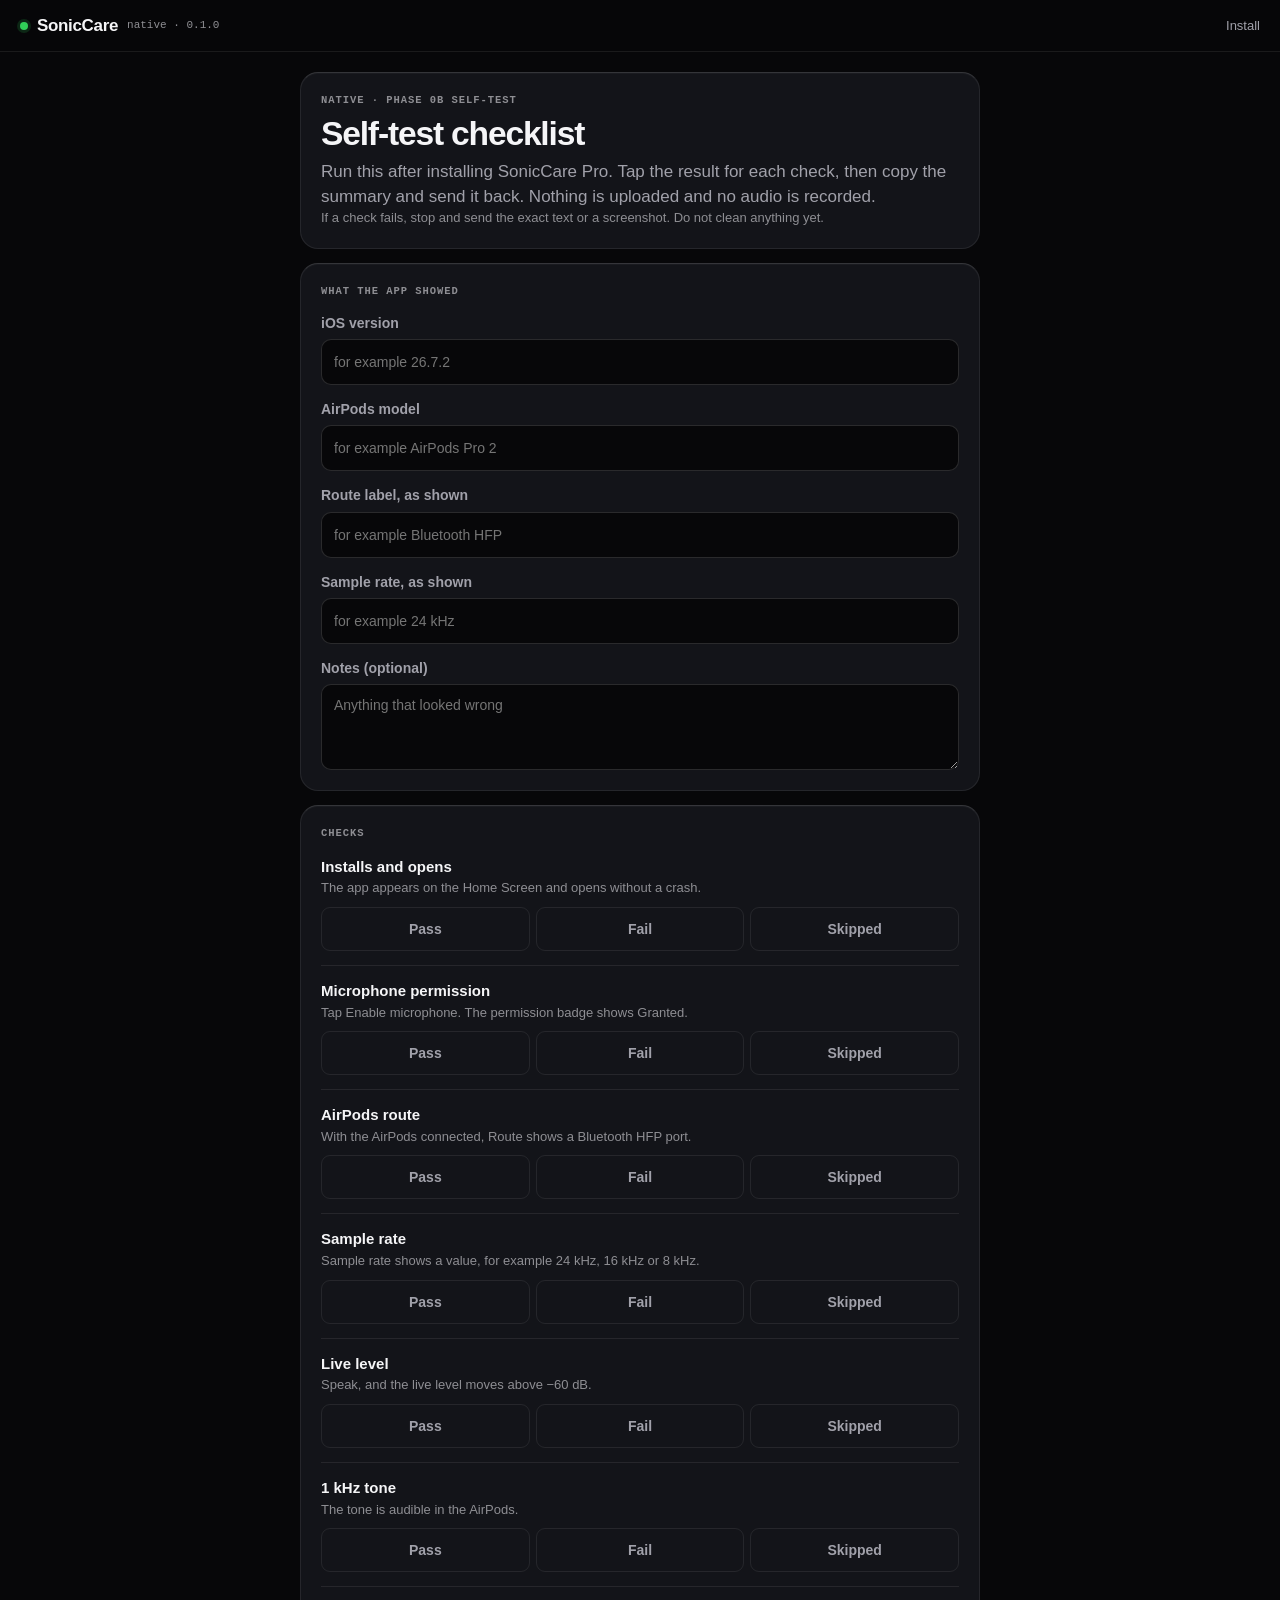
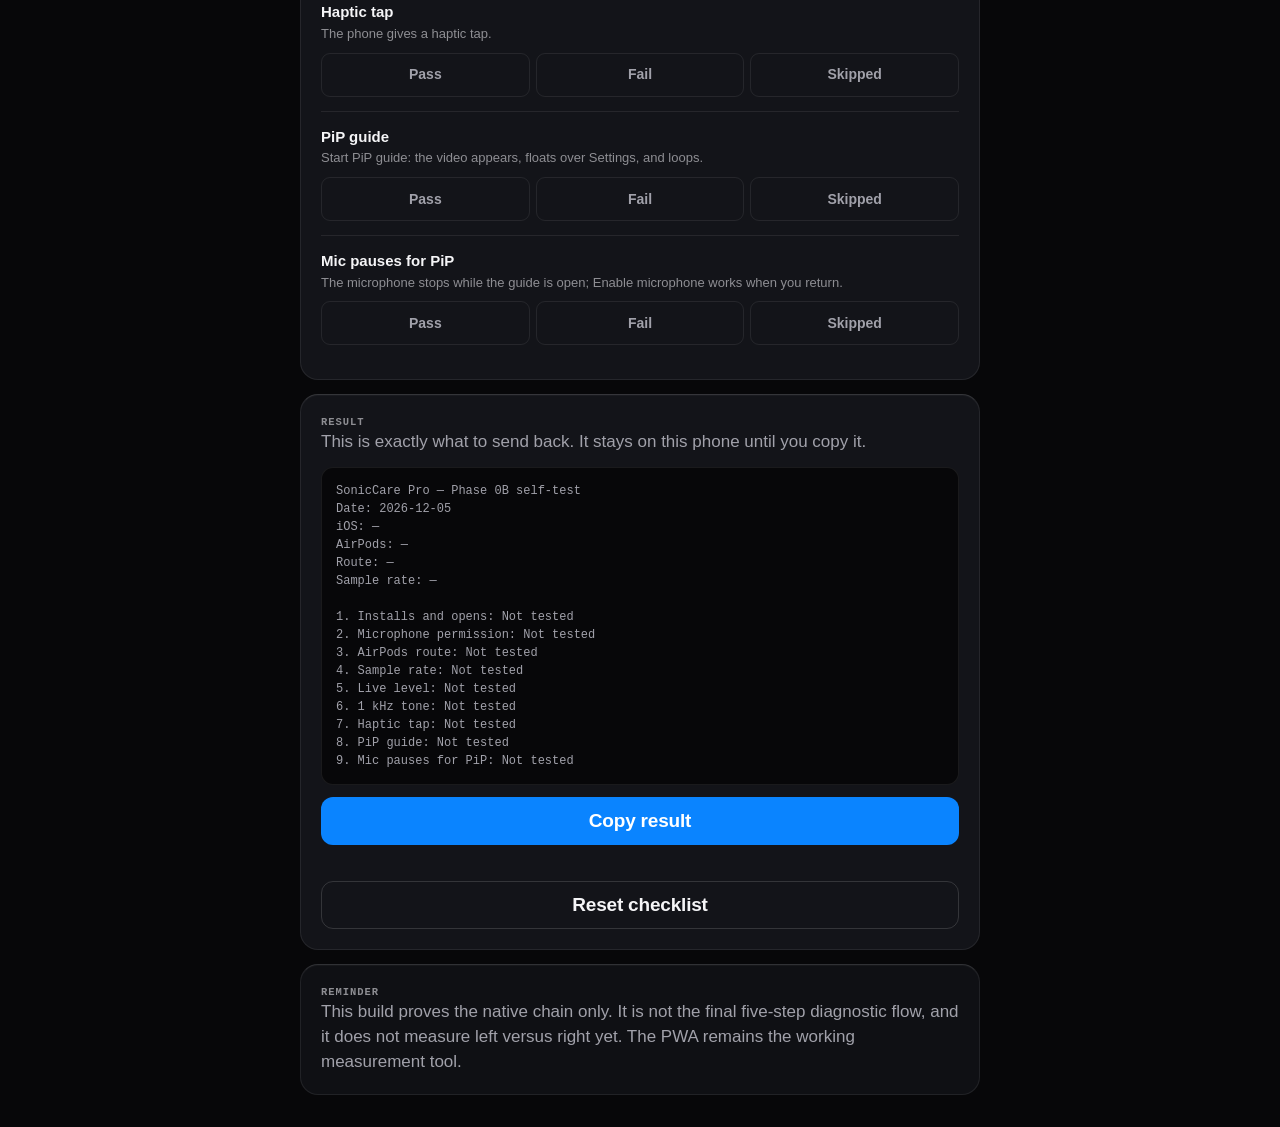
<file: web/selftest.html>
<!doctype html>
<html lang="en">
<head>
  <meta charset="utf-8">
  <meta name="viewport" content="width=device-width, initial-scale=1, viewport-fit=cover">
  <meta name="theme-color" content="#070709">
  <meta name="apple-mobile-web-app-capable" content="yes">
  <meta name="apple-mobile-web-app-title" content="SonicCare">
  <link rel="icon" href="./favicon.svg" type="image/svg+xml">
  <link rel="stylesheet" href="./styles.css">
  <title>Self-test checklist — SonicCare Pro</title>
</head>
<body>
  <header class="topbar">
    <div class="brand"><span class="led live" aria-hidden="true"></span><span class="wordmark">SonicCare</span><span class="version">native · 0.1.0</span></div>
    <a class="status" href="./install.html" style="text-decoration:none;color:var(--muted)">Install</a>
  </header>

  <main>
    <section class="stack">
      <div class="card">
        <p class="micro">Native · Phase 0B self-test</p>
        <h1>Self-test checklist</h1>
        <p class="muted">Run this after installing SonicCare Pro. Tap the result for each check, then copy the summary and send it back. Nothing is uploaded and no audio is recorded.</p>
        <p class="fine">If a check fails, stop and send the exact text or a screenshot. Do not clean anything yet.</p>
      </div>

      <div class="card">
        <p class="micro">What the app showed</p>
        <label class="field">
          <span>iOS version</span>
          <input id="ios" type="text" inputmode="text" autocomplete="off" placeholder="for example 26.7.2">
        </label>
        <label class="field">
          <span>AirPods model</span>
          <input id="airpods" type="text" inputmode="text" autocomplete="off" placeholder="for example AirPods Pro 2">
        </label>
        <label class="field">
          <span>Route label, as shown</span>
          <input id="route" type="text" inputmode="text" autocomplete="off" placeholder="for example Bluetooth HFP">
        </label>
        <label class="field">
          <span>Sample rate, as shown</span>
          <input id="rate" type="text" inputmode="text" autocomplete="off" placeholder="for example 24 kHz">
        </label>
        <label class="field">
          <span>Notes (optional)</span>
          <textarea id="notes" rows="3" placeholder="Anything that looked wrong"></textarea>
        </label>
      </div>

      <div class="card">
        <p class="micro">Checks</p>
        <div id="checks" class="checklist"></div>
      </div>

      <div class="card">
        <p class="micro">Result</p>
        <p class="muted">This is exactly what to send back. It stays on this phone until you copy it.</p>
        <pre id="summary" class="result" aria-live="polite"></pre>
        <button id="copy" class="primary" type="button">Copy result</button>
        <p id="copy-status" class="fine copy-status" role="status"></p>
        <button id="reset" class="secondary" type="button">Reset checklist</button>
      </div>

      <div class="card quiet">
        <p class="micro">Reminder</p>
        <p class="muted">This build proves the native chain only. It is not the final five-step diagnostic flow, and it does not measure left versus right yet. The PWA remains the working measurement tool.</p>
      </div>
    </section>
  </main>

  <script>
    const CHECKS = [
      { id: "install", title: "Installs and opens", note: "The app appears on the Home Screen and opens without a crash." },
      { id: "permission", title: "Microphone permission", note: "Tap Enable microphone. The permission badge shows Granted." },
      { id: "route", title: "AirPods route", note: "With the AirPods connected, Route shows a Bluetooth HFP port." },
      { id: "rate", title: "Sample rate", note: "Sample rate shows a value, for example 24 kHz, 16 kHz or 8 kHz." },
      { id: "level", title: "Live level", note: "Speak, and the live level moves above −60 dB." },
      { id: "tone", title: "1 kHz tone", note: "The tone is audible in the AirPods." },
      { id: "haptic", title: "Haptic tap", note: "The phone gives a haptic tap." },
      { id: "pip", title: "PiP guide", note: "Start PiP guide: the video appears, floats over Settings, and loops." },
      { id: "pause", title: "Mic pauses for PiP", note: "The microphone stops while the guide is open; Enable microphone works when you return." }
    ];

    const states = {};
    const host = document.getElementById("checks");
    const summary = document.getElementById("summary");
    const copyStatus = document.getElementById("copy-status");

    const STATE_LABEL = { pass: "Pass", fail: "Fail", skip: "Skipped", none: "Not tested" };

    function renderChecks() {
      host.innerHTML = "";
      CHECKS.forEach((check) => {
        const row = document.createElement("div");
        row.className = "check";

        const title = document.createElement("p");
        title.className = "check-title";
        title.textContent = check.title;

        const note = document.createElement("p");
        note.className = "check-note";
        note.textContent = check.note;

        const group = document.createElement("div");
        group.className = "check-states";
        group.setAttribute("role", "group");
        group.setAttribute("aria-label", check.title);

        ["pass", "fail", "skip"].forEach((state) => {
          const button = document.createElement("button");
          button.type = "button";
          button.className = "check-btn";
          button.dataset.state = state;
          button.textContent = STATE_LABEL[state];
          button.setAttribute("aria-pressed", String(states[check.id] === state));
          button.addEventListener("click", () => {
            states[check.id] = states[check.id] === state ? "none" : state;
            group.querySelectorAll("button").forEach((peer) => {
              peer.setAttribute("aria-pressed", String(states[check.id] === peer.dataset.state));
            });
            updateSummary();
          });
          group.appendChild(button);
        });

        row.append(title, note, group);
        host.appendChild(row);
      });
    }

    function value(id) {
      return document.getElementById(id).value.trim();
    }

    function today() {
      const now = new Date();
      const pad = (n) => String(n).padStart(2, "0");
      return `${now.getFullYear()}-${pad(now.getMonth() + 1)}-${pad(now.getDate())}`;
    }

    function updateSummary() {
      const lines = [
        "SonicCare Pro — Phase 0B self-test",
        `Date: ${today()}`,
        `iOS: ${value("ios") || "—"}`,
        `AirPods: ${value("airpods") || "—"}`,
        `Route: ${value("route") || "—"}`,
        `Sample rate: ${value("rate") || "—"}`,
        ""
      ];
      CHECKS.forEach((check, index) => {
        lines.push(`${index + 1}. ${check.title}: ${STATE_LABEL[states[check.id] || "none"]}`);
      });
      const notes = value("notes");
      if (notes) {
        lines.push("", `Notes: ${notes}`);
      }
      summary.textContent = lines.join("\n");
      copyStatus.textContent = "";
    }

    async function copyResult() {
      const text = summary.textContent;
      try {
        await navigator.clipboard.writeText(text);
        copyStatus.textContent = "Copied. Paste it into the chat.";
      } catch (error) {
        const area = document.createElement("textarea");
        area.value = text;
        area.setAttribute("readonly", "");
        area.style.position = "fixed";
        area.style.opacity = "0";
        document.body.appendChild(area);
        area.select();
        const ok = document.execCommand("copy");
        document.body.removeChild(area);
        copyStatus.textContent = ok
          ? "Copied. Paste it into the chat."
          : "Copy failed. Select the text above and copy it manually.";
      }
    }

    document.querySelectorAll("input, textarea").forEach((input) => {
      input.addEventListener("input", updateSummary);
    });

    document.getElementById("copy").addEventListener("click", copyResult);
    document.getElementById("reset").addEventListener("click", () => {
      CHECKS.forEach((check) => { states[check.id] = "none"; });
      document.querySelectorAll("input, textarea").forEach((input) => { input.value = ""; });
      renderChecks();
      updateSummary();
      document.getElementById("ios").focus();
    });

    renderChecks();
    updateSummary();
  </script>
</body>
</html>
</file>
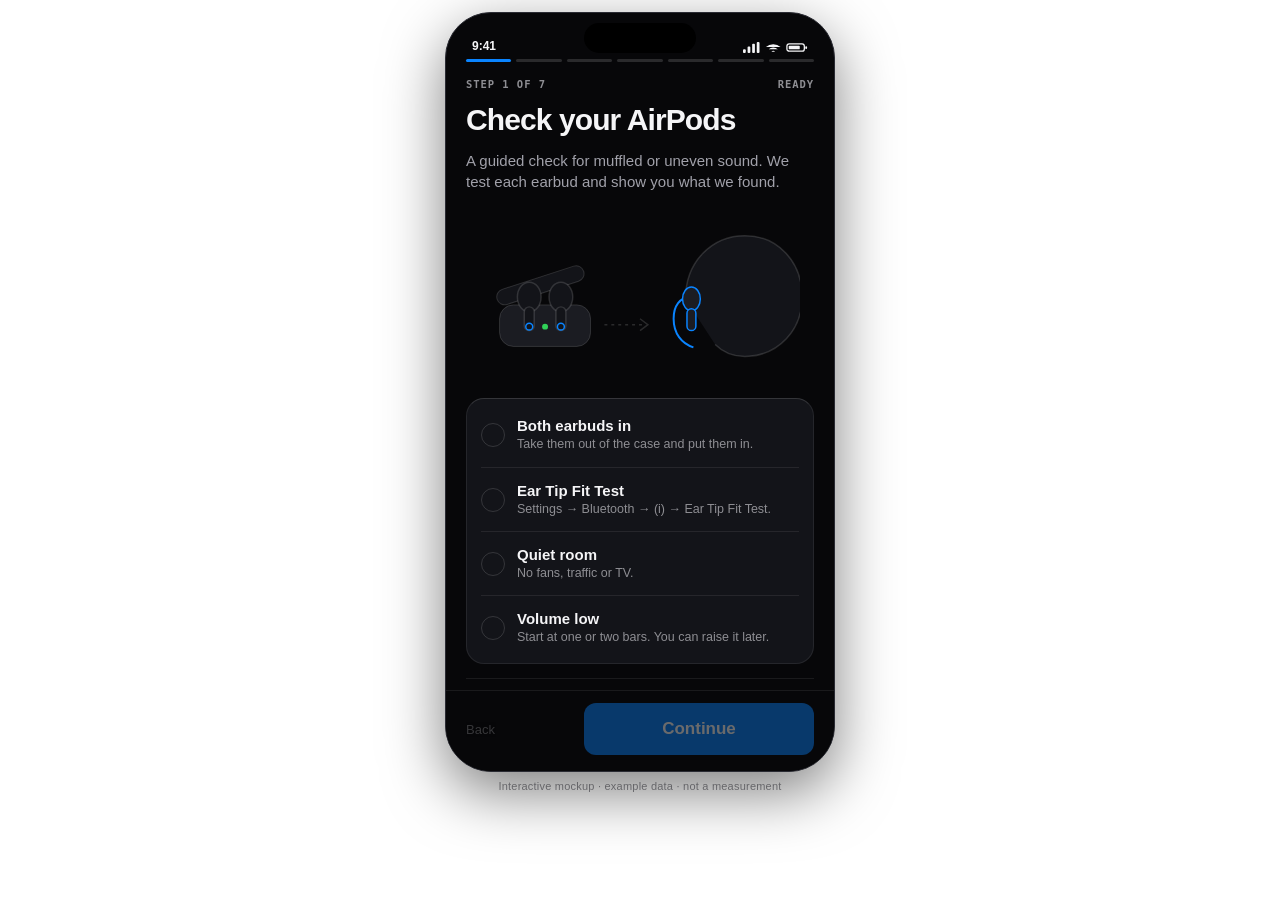
<file: docs/mockups/phase1-interactive.html>
<!doctype html>
<html lang="en">
<head>
<meta charset="utf-8">
<meta name="viewport" content="width=device-width, initial-scale=1">
<link rel="icon" href="data:,">
<title>SonicCare Pro — Phase 1 interactive mockup</title>
<style>
  :root {
    --app-bg: #070709;
    --app-surface: #131419;
    --app-raised: #1B1C22;
    --app-line: rgba(255, 255, 255, .08);
    --app-line-strong: rgba(255, 255, 255, .14);
    --app-text: #F5F5F7;
    --app-muted: #A1A1AA;
    --app-tertiary: #8E8E93;
    --app-accent: #0A84FF;
    --app-good: #30D158;
    --app-warn: #FF9F0A;
    --app-bad: #FF453A;
    --app-font: -apple-system, BlinkMacSystemFont, "SF Pro Text", "Segoe UI", Roboto, Helvetica, Arial, sans-serif;
    --app-rounded: ui-rounded, "SF Pro Rounded", -apple-system, BlinkMacSystemFont, "Segoe UI", Roboto, sans-serif;
    --app-mono: ui-monospace, "SF Mono", SFMono-Regular, Menlo, Consolas, monospace;
  }
  * { box-sizing: border-box; }
  html, body { margin: 0; padding: 0; }
  body { font-family: var(--app-font); background: transparent; }
  .sprite { position: absolute; width: 0; height: 0; overflow: hidden; }
  .icon { width: 16px; height: 16px; fill: none; stroke: currentColor; stroke-width: 1.8; stroke-linecap: round; stroke-linejoin: round; }
  .stage { display: flex; flex-direction: column; align-items: center; gap: 8px; padding: 12px 0 4px; }
  .caption { margin: 0; color: var(--muted-foreground, #8E8E93); font-size: 11px; letter-spacing: .02em; }
  .phone {
    position: relative; width: min(390px, 100%); height: 760px;
    background: var(--app-bg); color: var(--app-text);
    border: 1px solid #2a2b33; border-radius: 46px; overflow: hidden;
    display: flex; flex-direction: column;
    box-shadow: 0 20px 60px rgba(0, 0, 0, .5);
  }
  .statusbar {
    height: 46px; flex: none; display: flex; align-items: flex-end; justify-content: space-between;
    padding: 0 26px 6px; color: var(--app-text); font-size: 12px; font-weight: 600;
  }
  .sysicons { display: flex; align-items: center; gap: 5px; }
  .sysicons svg { height: 11px; width: auto; fill: currentColor; }
  .island { position: absolute; top: 10px; left: 50%; transform: translateX(-50%); width: 112px; height: 30px; background: #000; border-radius: 20px; z-index: 5; }
  .progress { flex: none; display: flex; gap: 5px; padding: 0 20px 10px; }
  .seg { height: 3px; flex: 1; border: 0; border-radius: 2px; background: var(--app-line-strong); padding: 0; cursor: pointer; }
  .seg.done { background: var(--app-muted); }
  .seg.active { background: var(--app-accent); }
  .screens { flex: 1; min-height: 0; position: relative; }
  .screen {
    position: absolute; inset: 0; overflow-y: auto; padding: 2px 20px 22px;
    display: none; flex-direction: column; gap: 14px;
    scrollbar-width: thin; scrollbar-color: var(--app-line-strong) transparent;
  }
  .screen.active { display: flex; animation: screenIn .28s ease; }
  @keyframes screenIn { from { opacity: 0; transform: translateY(8px); } to { opacity: 1; transform: none; } }
  .bottom {
    flex: none; display: flex; align-items: center; justify-content: space-between; gap: 12px;
    padding: 12px 20px 16px; border-top: 1px solid var(--app-line); background: var(--app-bg);
  }
  .bottom .primary { flex: 1; max-width: 230px; }
  .stepmeta { display: flex; justify-content: space-between; gap: 10px; padding-top: 4px; }
  .micro { font-family: var(--app-mono); font-size: 10.5px; letter-spacing: .09em; text-transform: uppercase; color: var(--app-tertiary); font-weight: 600; }
  h1 { margin: 0; font-family: var(--app-rounded); font-size: 30px; line-height: 1.08; letter-spacing: -.03em; font-weight: 650; }
  h2 { margin: 0; font-size: 21px; line-height: 1.2; letter-spacing: -.02em; }
  .lede { margin: 0; color: var(--app-muted); font-size: 15px; line-height: 1.4; }
  .note { margin: 0; color: var(--app-tertiary); font-size: 11.5px; line-height: 1.4; }
  .small { margin: 0; color: var(--app-muted); font-size: 13.5px; line-height: 1.4; }
  .card { background: var(--app-surface); border: 1px solid var(--app-line); border-top-color: var(--app-line-strong); border-radius: 18px; padding: 16px; }
  .primary, .secondary, .linkbtn, .choice, .seg { font: inherit; cursor: pointer; touch-action: manipulation; }
  .primary {
    min-height: 52px; padding: 0 18px; border: 0; border-radius: 12px;
    background: var(--app-accent); color: #fff; font-size: 17px; font-weight: 650;
  }
  .primary:disabled { opacity: .4; cursor: not-allowed; }
  .secondary {
    min-height: 48px; padding: 0 16px; border: 1px solid var(--app-line-strong);
    border-radius: 12px; background: transparent; color: var(--app-text); font-size: 15px; font-weight: 600;
  }
  .linkbtn { min-height: 44px; padding: 0; border: 0; background: transparent; color: var(--app-tertiary); font-size: 13px; }
  .linkbtn:disabled { opacity: .35; cursor: not-allowed; }
  .screen > .linkbtn { align-self: flex-start; }
  .wide { width: 100%; }
  :focus-visible { outline: 2px solid var(--app-accent); outline-offset: 3px; }
  .badge {
    display: inline-flex; align-items: center; gap: 5px; min-height: 24px; padding: 3px 9px;
    border-radius: 999px; border: 1px solid var(--app-line-strong);
    font-family: var(--app-mono); font-size: 10px; letter-spacing: .03em; color: var(--app-muted); white-space: nowrap;
  }
  .badge.good { color: var(--app-good); border-color: rgba(48,209,88,.35); background: rgba(48,209,88,.08); }
  .badge.warn { color: var(--app-warn); border-color: rgba(255,159,10,.35); background: rgba(255,159,10,.08); }
  .badge.bad { color: var(--app-bad); border-color: rgba(255,69,58,.35); background: rgba(255,69,58,.08); }
  .dot { display: inline-block; width: 7px; height: 7px; border-radius: 50%; background: var(--app-tertiary); flex: none; }
  .dot.good { background: var(--app-good); }
  .dot.warn { background: var(--app-warn); }
  .disclosure { border-top: 1px solid var(--app-line); padding-top: 10px; }
  .disclosure summary { cursor: pointer; color: var(--app-muted); font-size: 13px; font-weight: 550; }
  .disclosure p { margin: 8px 0 0; color: var(--app-tertiary); font-size: 12.5px; line-height: 1.45; }

  .hero { display: grid; place-items: center; height: 178px; }
  .hero-svg { width: 100%; max-width: 320px; height: 178px; }
  .hero-svg .head { fill: var(--app-surface); stroke: var(--app-line-strong); stroke-width: 1.5; }
  .hero-svg .ear { fill: none; stroke: var(--app-line-strong); stroke-width: 2; }
  .hero-svg .ear.accent { stroke: var(--app-accent); }
  .hero-svg .case { fill: var(--app-raised); stroke: var(--app-line-strong); }
  .hero-svg .case-lid { fill: var(--app-surface); stroke: var(--app-line-strong); transform-origin: 18px 102px; transform: rotate(-18deg); }
  .hero-svg .case-led { fill: var(--app-good); }
  .hero-svg .bud ellipse, .hero-svg .bud rect { fill: var(--app-surface); stroke: var(--app-line-strong); stroke-width: 1.5; }
  .hero-svg .bud .ring { fill: none; stroke: var(--app-accent); stroke-width: 1.5; }
  .hero-svg .bud-ear ellipse, .hero-svg .bud-ear rect { fill: var(--app-raised); stroke: var(--app-accent); stroke-width: 1.5; }
  .hero-svg .flow { fill: none; stroke: var(--app-line-strong); stroke-width: 1.5; stroke-dasharray: 3 4; }
  .hero-svg .flowhead { fill: none; stroke: var(--app-line-strong); stroke-width: 1.5; }
  .hero-svg .waves path { fill: none; stroke: var(--app-accent); stroke-width: 1.5; opacity: 0; transform-origin: 200px 108px; }
  .screen.active .bud-left { animation: lift .8s .1s both; }
  .screen.active .bud-right { animation: lift .8s .18s both; }
  .screen.active .bud-ear { animation: pop .7s .3s both; }
  .screen.active .case-lid { animation: lidopen .8s ease both; }
  .screen.active .waves path { animation: wave 1.4s .4s ease-out; }
  @keyframes lift { from { transform: translateY(10px); opacity: 0; } to { transform: none; opacity: 1; } }
  @keyframes pop { from { transform: scale(.85); opacity: 0; } to { transform: none; opacity: 1; } }
  @keyframes lidopen { from { transform: rotate(0); } to { transform: rotate(-18deg); } }
  @keyframes wave { 0% { opacity: 0; transform: scale(.85); } 35% { opacity: .75; } 100% { opacity: 0; transform: scale(1.12); } }

  .checkcard { padding: 4px 14px; }
  .check-row {
    display: flex; align-items: center; gap: 12px; width: 100%; min-height: 64px;
    padding: 10px 0; border: 0; border-top: 1px solid var(--app-line);
    background: transparent; color: var(--app-text); text-align: left;
  }
  .check-row:first-child { border-top: 0; }
  .checkbox {
    width: 24px; height: 24px; border-radius: 50%; border: 1.5px solid var(--app-line-strong);
    flex: none; display: grid; place-items: center; color: transparent;
  }
  .check-row[aria-pressed="true"] .checkbox { background: var(--app-accent); border-color: var(--app-accent); color: #fff; }
  .checkbox svg { width: 14px; height: 14px; }
  .checktext { display: grid; gap: 2px; flex: 1; }
  .checktext strong { font-size: 15px; font-weight: 600; }
  .checktext em { font-style: normal; color: var(--app-tertiary); font-size: 12.5px; line-height: 1.35; }

  .statusrow { display: flex; align-items: center; gap: 8px; padding-bottom: 10px; border-bottom: 1px solid var(--app-line); font-size: 14px; font-weight: 550; }
  .statusrow .badge { margin-left: auto; }
  .rows { display: grid; margin-top: 2px; }
  .row { display: flex; justify-content: space-between; gap: 12px; padding: 11px 0; border-top: 1px solid var(--app-line); font-size: 14px; }
  .row:first-child { border-top: 0; }
  .row > span:first-child { color: var(--app-muted); }
  .value { color: var(--app-text); font-weight: 550; text-align: right; }
  .mono { font-family: var(--app-mono); font-variant-numeric: tabular-nums; }
  .goodtext { color: var(--app-good); }

  .earhero { height: 168px; display: grid; place-items: center; }
  .earhero svg { width: 100%; max-width: 320px; height: 168px; }
  .earhero .head { fill: var(--app-surface); stroke: var(--app-line-strong); }
  .earhero .ear { fill: none; stroke: var(--app-line-strong); stroke-width: 2; }
  .earhero .ear.left { stroke: var(--app-accent); }
  .earhero .pingbud ellipse, .earhero .pingbud rect { fill: var(--app-raised); stroke: var(--app-accent); stroke-width: 1.5; }
  .earhero .waves path { fill: none; stroke: var(--app-accent); stroke-width: 2; opacity: 0; transform-origin: 84px 110px; }
  .earhero.pinging .waves path { animation: wave 1.35s ease-out; }
  @keyframes wave { 0% { opacity: 0; transform: scale(.85); } 35% { opacity: .75; } 100% { opacity: 0; transform: scale(1.12); } }
  .choices { display: grid; grid-template-columns: repeat(4, 1fr); gap: 6px; }
  .choice { min-height: 44px; border: 1px solid var(--app-line-strong); border-radius: 10px; background: transparent; color: var(--app-muted); font-size: 13px; font-weight: 600; }
  .choice[aria-pressed="true"] { background: var(--app-raised); color: var(--app-text); border-color: var(--app-accent); }
  .feedback { min-height: 20px; font-size: 12.5px; line-height: 1.4; color: var(--app-tertiary); }
  .feedback.success { color: var(--app-good); }
  .feedback.warning { color: var(--app-warn); }

  .pathlist { list-style: none; margin: 0; padding: 0; display: grid; }
  .pathlist li { display: flex; gap: 12px; padding: 11px 0; border-top: 1px solid var(--app-line); }
  .pathlist li:first-child { border-top: 0; }
  .num { width: 24px; height: 24px; border-radius: 8px; border: 1px solid var(--app-line-strong); display: grid; place-items: center; font-family: var(--app-mono); font-size: 11px; color: var(--app-accent); flex: none; }
  .pathlist strong { display: block; font-size: 14px; font-weight: 600; }
  .pathlist em { display: block; font-style: normal; color: var(--app-tertiary); font-size: 12px; line-height: 1.35; margin-top: 2px; }
  .scratchcard { display: grid; gap: 8px; margin-top: 10px; }
  .cardtitle { font-size: 15px; font-weight: 650; }
  .scratchart { height: 110px; display: grid; place-items: center; }
  .scratchart svg { width: 230px; height: 110px; }
  .scratchart .earbud ellipse, .scratchart .earbud rect { fill: var(--app-surface); stroke: var(--app-line-strong); }
  .scratchart .nail { fill: var(--app-raised); stroke: var(--app-line-strong); }
  .scratchart .silver { fill: none; stroke: var(--app-accent); stroke-width: 2; }
  .scratchart .scratchline { fill: none; stroke: var(--app-accent); stroke-width: 2; stroke-dasharray: 4 5; opacity: 0; }
  .scratchcard.scratching .scratchline { opacity: 1; animation: scratchmove .45s linear infinite; }
  .scratchcard.scratching .silver { animation: ringpulse .3s ease-in-out infinite; }
  @keyframes scratchmove { to { stroke-dashoffset: -18; } }
  @keyframes ringpulse { 50% { stroke-width: 4; } }
  .mini-meter { display: flex; align-items: flex-end; gap: 2px; height: 26px; }
  .mini-meter span { flex: 1; height: 6px; background: var(--app-line-strong); border-radius: 1px; transition: height .08s linear; }
  .scratchcard.scratching .mini-meter span { background: var(--app-accent); }

  .earstrip { display: grid; grid-template-columns: 1fr 1fr; gap: 8px; }
  .earstrip .earcard { background: var(--app-surface); border: 1px solid var(--app-line); border-radius: 14px; padding: 10px 12px; display: grid; gap: 2px; }
  .earstrip .earcard.active { border-color: rgba(10,132,255,.45); background: rgba(10,132,255,.06); }
  .earstrip .earcard.done { border-color: rgba(48,209,88,.32); }
  .earstrip .earcard.done strong { color: var(--app-good); }
  .earstrip strong { font-size: 14px; }
  .switchcard { display: grid; gap: 8px; padding: 14px; }
  .switchsummary { display: flex; align-items: center; gap: 8px; padding: 12px 14px; font-size: 14px; font-weight: 550; }
  .switchsummary .badge { margin-left: auto; }
  .measure.switching .ringwrap,
  .measure.switching .spectrum,
  .measure.switching .phasechip,
  .measure.switching #prompt,
  .measure.switching #measureHint,
  .measure.switching #holdBtn,
  .measure.switching #seeResult { display: none; }
  .ringwrap { position: relative; width: 250px; height: 250px; margin: 2px auto 0; }
  .ring { width: 250px; height: 250px; display: block; }
  .ring circle { fill: none; stroke-width: 9; }
  .ring .track { stroke: var(--app-line); }
  .ring .target { stroke: var(--app-good); opacity: .25; stroke-linecap: round; stroke-dasharray: 202 376; stroke-dashoffset: -202; }
  .ring .live { stroke: var(--app-accent); stroke-linecap: round; stroke-dasharray: 578; stroke-dashoffset: 578; transition: stroke-dashoffset .12s linear; }
  .ringcenter { position: absolute; inset: 0; display: flex; flex-direction: column; align-items: center; justify-content: center; }
  #dbValue { font-family: var(--app-mono); font-size: 38px; font-weight: 600; letter-spacing: -.04em; font-variant-numeric: tabular-nums; }
  .ringcenter .unit { font-family: var(--app-mono); font-size: 12px; color: var(--app-tertiary); }
  .ringcenter .ringlabel { margin-top: 6px; font-family: var(--app-mono); font-size: 9.5px; letter-spacing: .12em; color: var(--app-tertiary); }
  .spectrum { display: flex; align-items: flex-end; gap: 2px; height: 42px; padding: 0 2px; }
  .spectrum span { flex: 1; height: 6%; background: var(--app-accent); opacity: .7; border-radius: 1px; transition: height .08s linear; }
  .phasechip { align-self: flex-start; font-family: var(--app-mono); font-size: 10px; letter-spacing: .08em; color: var(--app-tertiary); border: 1px solid var(--app-line); border-radius: 999px; padding: 4px 9px; }
  .measure .primary { width: 100%; }
  .measurefoot { display: flex; justify-content: space-between; gap: 8px; color: var(--app-tertiary); font-size: 11px; }

  .earcards { display: grid; gap: 8px; }
  .earcard.result { border: 1px solid var(--app-line); border-radius: 14px; padding: 12px; background: var(--app-surface); display: grid; gap: 6px; }
  .earcard.suspect { border-color: rgba(255,159,10,.4); }
  .earhead { display: flex; justify-content: space-between; align-items: center; gap: 8px; }
  .svr { font-family: var(--app-mono); font-size: 26px; font-weight: 600; letter-spacing: -.03em; font-variant-numeric: tabular-nums; }
  .svr span { font-size: 10px; color: var(--app-tertiary); letter-spacing: .04em; }
  .confidence { color: var(--app-tertiary); font-size: 11px; }
  .chartcard { padding: 10px 14px; }
  .charthead { display: flex; justify-content: space-between; align-items: center; }
  .chartcard svg { width: 100%; height: 88px; display: block; margin: 4px 0; }
  .chartlegend { display: flex; gap: 12px; color: var(--app-tertiary); font-size: 11px; }
  .chartlegend i { display: inline-block; width: 7px; height: 7px; border-radius: 50%; margin-right: 4px; }

  .safety { border: 1px solid rgba(255,159,10,.35); background: rgba(255,159,10,.07); color: var(--app-warn); border-radius: 12px; padding: 12px 14px; font-size: 12.5px; line-height: 1.4; }
  .recoveryart { height: 112px; display: grid; place-items: center; }
  .recoveryart svg { width: 230px; height: 108px; }
  .recoveryart .bud ellipse, .recoveryart .bud rect { fill: var(--app-surface); stroke: var(--app-line-strong); }
  .recoveryart .mesh { fill: none; stroke: var(--app-warn); stroke-width: 2; }
  .recoveryart .table { stroke: var(--app-line-strong); stroke-width: 2; }
  .recoveryart .brush { stroke: var(--app-muted); stroke-width: 2; }
  .timer { display: grid; gap: 10px; }
  .timerhead { display: flex; justify-content: space-between; align-items: center; }
  .timerbar { height: 4px; background: var(--app-line); border-radius: 2px; overflow: hidden; }
  .timerbar span { display: block; height: 100%; width: 0; background: var(--app-accent); transition: width .3s ease; }
  .timer.running .timerbar span { width: 6%; }
  .timer .linkbtn { justify-self: start; }
  .finish { border: 1px solid rgba(48,209,88,.35); background: rgba(48,209,88,.07); border-radius: 14px; padding: 14px; display: grid; gap: 4px; }
  .finish strong { color: var(--app-good); font-size: 15px; }
  [hidden] { display: none !important; }

  @media (prefers-reduced-motion: reduce) {
    *, *::before, *::after { animation-duration: .01ms !important; animation-iteration-count: 1 !important; transition-duration: .01ms !important; }
  }
</style>
</head>
<body>
<svg class="sprite" xmlns="http://www.w3.org/2000/svg" aria-hidden="true">
  <symbol id="i-check" viewBox="0 0 24 24"><path d="M20 6 9 17l-5-5"/></symbol>
  <symbol id="i-chevron" viewBox="0 0 24 24"><path d="m9 18 6-6-6-6"/></symbol>
  <symbol id="i-bt" viewBox="0 0 24 24"><path d="m7 7 10 10-5 5V2l5 5L7 17"/></symbol>
  <symbol id="i-mic" viewBox="0 0 24 24"><rect x="9" y="2" width="6" height="12" rx="3"/><path d="M5 10a7 7 0 0 0 14 0M12 17v5"/></symbol>
  <symbol id="i-info" viewBox="0 0 24 24"><circle cx="12" cy="12" r="10"/><path d="M12 16v-4M12 8h.01"/></symbol>
  <symbol id="i-volume" viewBox="0 0 24 24"><path d="M11 5 6 9H2v6h4l5 4V5zM15.5 8.5a5 5 0 0 1 0 7M19 5a9 9 0 0 1 0 14"/></symbol>
  <symbol id="i-play" viewBox="0 0 24 24"><path d="m6 3 14 9-14 9V3z"/></symbol>
  <symbol id="i-timer" viewBox="0 0 24 24"><circle cx="12" cy="13" r="8"/><path d="M12 9v4l2 2M9 2h6"/></symbol>
</svg>

<div class="stage">
  <div class="phone" id="phone">
    <div class="statusbar">
      <span>9:41</span>
      <span class="sysicons" aria-hidden="true">
        <svg viewBox="0 0 18 12"><rect x="0" y="8" width="3" height="4" rx="1"/><rect x="5" y="5" width="3" height="7" rx="1"/><rect x="10" y="2" width="3" height="10" rx="1"/><rect x="15" y="0" width="3" height="12" rx="1"/></svg>
        <svg viewBox="0 0 18 12"><path d="M1 5.5a12 12 0 0 1 16 0M4 8a7.5 7.5 0 0 1 10 0M7 10.5a3 3 0 0 1 4 0"/></svg>
        <svg viewBox="0 0 24 12"><rect x="1" y="2" width="19" height="8" rx="2.5" fill="none" stroke="currentColor" stroke-width="1.4"/><rect x="3" y="4" width="12" height="4" rx="1"/><rect x="21" y="4.5" width="2" height="3" rx="1"/></svg>
      </span>
    </div>
    <div class="island" aria-hidden="true"></div>

    <div class="progress" id="progress" aria-label="Steps">
      <button class="seg active" aria-label="Step 1, ready"></button>
      <button class="seg" aria-label="Step 2, connection"></button>
      <button class="seg" aria-label="Step 3, ear check"></button>
      <button class="seg" aria-label="Step 4, microphone"></button>
      <button class="seg" aria-label="Step 5, measure"></button>
      <button class="seg" aria-label="Step 6, result"></button>
      <button class="seg" aria-label="Step 7, clean and retest"></button>
    </div>

    <div class="screens">
      <!-- 1. READY -->
      <section class="screen active" data-step="0">
        <div class="stepmeta"><span class="micro">Step 1 of 7</span><span class="micro">Ready</span></div>
        <h1>Check your AirPods</h1>
        <p class="lede">A guided check for muffled or uneven sound. We test each earbud and show you what we found.</p>
        <div class="hero" aria-hidden="true">
          <svg class="hero-svg" viewBox="0 0 320 180">
            <rect class="case" x="18" y="100" width="92" height="42" rx="14"/>
            <rect class="case-lid" x="18" y="86" width="92" height="16" rx="8"/>
            <circle class="case-led" cx="64" cy="122" r="3"/>
            <g class="bud bud-left">
              <ellipse cx="48" cy="92" rx="12" ry="15"/>
              <rect x="43" y="102" width="10" height="24" rx="5"/>
              <circle class="ring" cx="48" cy="122" r="3.5"/>
            </g>
            <g class="bud bud-right">
              <ellipse cx="80" cy="92" rx="12" ry="15"/>
              <rect x="75" y="102" width="10" height="24" rx="5"/>
              <circle class="ring" cx="80" cy="122" r="3.5"/>
            </g>
            <path class="flow" d="M124 120h42"/>
            <path class="flowhead" d="m160 114 8 6-8 6"/>
            <path class="head" d="M206 94c0-38 27-64 60-64s58 26 58 62c0 34-24 58-54 60-14 1-26-4-34-12"/>
            <path class="ear accent" d="M212 92c-12 0-18 9-18 22 0 15 8 25 20 29"/>
            <g class="bud bud-ear">
              <ellipse cx="212" cy="94" rx="9" ry="12"/>
              <rect x="207.5" y="104" width="9" height="22" rx="4.5"/>
            </g>
            <g class="waves">
              <path d="M190 88c-7 5-11 13-11 21s4 16 11 21"/>
              <path d="M181 78c-11 8-17 19-17 31s6 23 17 31"/>
            </g>
          </svg>
        </div>
        <div class="card checkcard">
          <button class="check-row" data-check="inEars" aria-pressed="false">
            <span class="checkbox"><svg class="icon"><use href="#i-check"/></svg></span>
            <span class="checktext"><strong>Both earbuds in</strong><em>Take them out of the case and put them in.</em></span>
          </button>
          <button class="check-row" data-check="fit" aria-pressed="false">
            <span class="checkbox"><svg class="icon"><use href="#i-check"/></svg></span>
            <span class="checktext"><strong>Ear Tip Fit Test</strong><em>Settings → Bluetooth → (i) → Ear Tip Fit Test.</em></span>
          </button>
          <button class="check-row" data-check="quiet" aria-pressed="false">
            <span class="checkbox"><svg class="icon"><use href="#i-check"/></svg></span>
            <span class="checktext"><strong>Quiet room</strong><em>No fans, traffic or TV.</em></span>
          </button>
          <button class="check-row" data-check="volume" aria-pressed="false">
            <span class="checkbox"><svg class="icon"><use href="#i-check"/></svg></span>
            <span class="checktext"><strong>Volume low</strong><em>Start at one or two bars. You can raise it later.</em></span>
          </button>
        </div>
        <details class="disclosure">
          <summary>Why the fit test matters</summary>
          <p>A loose tip can look like high-frequency loss. Run Apple's Ear Tip Fit Test first, then confirm the seal here.</p>
        </details>
        <p class="note">The app cannot sense whether the earbuds are in. You confirm each step; skipped steps show as Not tested.</p>
      </section>

      <!-- 2. CONNECTION -->
      <section class="screen" data-step="1">
        <div class="stepmeta"><span class="micro">Step 2 of 7</span><span class="micro">Connection</span></div>
        <h1>Connection</h1>
        <p class="lede">iOS is using your AirPods. The input rate is reported by the audio engine.</p>
        <div class="card">
          <div class="statusrow"><span class="dot good"></span><span>AirPods Pro · Connected</span><span class="badge good">HFP</span></div>
          <div class="rows">
            <div class="row"><span>Microphone access</span><span class="value goodtext">Granted</span></div>
            <div class="row"><span>Route</span><span class="value">Bluetooth HFP</span></div>
            <div class="row"><span>Input rate</span><span class="value mono">48 kHz</span></div>
            <div class="row"><span>Device</span><span class="value">AirPods Pro</span></div>
          </div>
        </div>
        <details class="disclosure">
          <summary>Why 48 kHz is not the whole story</summary>
          <p>The engine can report 48 kHz while the Bluetooth speech link is narrower. The app checks the usable high band from the signal itself, not from this number alone.</p>
        </details>
        <p class="note">If the route is Built-in Mic, reconnect the AirPods, then return here.</p>
      </section>

      <!-- 3. EAR CHECK -->
      <section class="screen" data-step="2">
        <div class="stepmeta"><span class="micro">Step 3 of 7</span><span class="micro">Ear check</span></div>
        <h1>Which ear?</h1>
        <p class="lede">We play a short ping in one earbud before the microphone starts. This catches swapped earbuds.</p>
        <div class="earhero" id="earhero" aria-hidden="true">
          <svg viewBox="0 0 320 168">
            <path class="head" d="M160 20c-46 0-76 30-76 68 0 32 20 56 44 68h64c24-12 44-36 44-68 0-38-30-68-76-68Z"/>
            <path class="ear left" d="M84 82c-14 0-22 10-22 24 0 16 8 27 22 30"/>
            <path class="ear" d="M236 82c14 0 22 10 22 24 0 16-8 27-22 30"/>
            <g class="pingbud">
              <ellipse cx="84" cy="92" rx="11" ry="14"/>
              <rect x="79" y="103" width="10" height="24" rx="5"/>
            </g>
            <g class="waves">
              <path d="M58 86c-8 6-12 14-12 22s4 16 12 22"/>
              <path d="M48 76c-12 9-18 21-18 32s6 23 18 32"/>
            </g>
          </svg>
        </div>
        <button id="playPing" class="secondary wide">Play left ping</button>
        <div id="earChoices" class="choices" hidden>
          <button class="choice" data-ear="left" aria-pressed="false">Left</button>
          <button class="choice" data-ear="right" aria-pressed="false">Right</button>
          <button class="choice" data-ear="both" aria-pressed="false">Both</button>
          <button class="choice" data-ear="neither" aria-pressed="false">Neither</button>
        </div>
        <div id="earFeedback" class="feedback" role="status" aria-live="polite"></div>
        <button id="skipEar" class="linkbtn">Skip ear check</button>
        <p class="note">No microphone is used on this step. The ping never becomes a per-ear result.</p>
      </section>

      <!-- 4. MICROPHONE -->
      <section class="screen" data-step="3">
        <div class="stepmeta"><span class="micro">Step 4 of 7</span><span class="micro">Microphone</span></div>
        <h1>Set the microphone to Left</h1>
        <p class="lede">Open Settings, tap your AirPods, then Microphone, then Always Left.</p>
        <div class="card" id="settingsCard">
          <ol class="pathlist">
            <li><span class="num">1</span><span><strong>Settings</strong><em>Open the iPhone Settings app.</em></span></li>
            <li><span class="num">2</span><span><strong>Bluetooth</strong><em>Tap the (i) next to your AirPods.</em></span></li>
            <li><span class="num">3</span><span><strong>Microphone</strong><em>Choose Always Left.</em></span></li>
          </ol>
          <button id="iveSet" class="secondary wide" style="margin-top:10px">I've set it to Left</button>
        </div>
        <div class="card scratchcard" id="scratchCard" hidden>
          <div class="cardtitle">Confirm the microphone</div>
          <div class="scratchart" aria-hidden="true">
            <svg viewBox="0 0 230 110">
              <g class="earbud">
                <ellipse cx="86" cy="38" rx="24" ry="30"/>
                <rect x="76" y="56" width="20" height="42" rx="10"/>
                <circle class="silver" cx="86" cy="90" r="7"/>
              </g>
              <path class="nail" d="M146 44c9 4 13 12 11 21-2 8-9 13-17 12"/>
              <path class="scratchline" d="M112 92c14-7 25-7 37 0"/>
            </svg>
          </div>
          <p class="small">Lightly scratch the bottom silver ring with a fingernail for one second. Do not tap the stem.</p>
          <div class="mini-meter" id="miniMeter" aria-hidden="true">
            <span></span><span></span><span></span><span></span><span></span><span></span><span></span><span></span><span></span><span></span><span></span><span></span>
          </div>
          <button id="scratchBtn" class="secondary wide">Start scratch check</button>
          <div id="scratchFeedback" class="feedback" role="status" aria-live="polite"></div>
        </div>
        <button id="skipMic" class="linkbtn">Skip side check</button>
        <p class="note">Bluetooth sends one microphone at a time. This confirms the left microphone; we test the right after.</p>
      </section>

      <!-- 5. MEASURE -->
      <section class="screen measure" data-step="4">
        <div class="stepmeta"><span class="micro">Step 5 of 7</span><span class="micro">Measure</span></div>
        <div class="earstrip">
          <div class="earcard active" id="leftEar"><span class="micro">Left mic</span><strong>Live</strong></div>
          <div class="earcard" id="rightEar"><span class="micro">Right mic</span><strong>Next</strong></div>
        </div>
        <div class="card switchsummary" id="switchSummary" hidden>
          <span class="dot good"></span><span>Left ear captured</span><span class="badge good">−19.1 dB</span>
        </div>
        <div class="ringwrap">
          <svg class="ring" viewBox="0 0 250 250" aria-hidden="true">
            <circle class="track" cx="125" cy="125" r="92"/>
            <circle class="target" cx="125" cy="125" r="92" transform="rotate(-90 125 125)"/>
            <circle class="live" cx="125" cy="125" r="92" transform="rotate(-90 125 125)"/>
          </svg>
          <div class="ringcenter">
            <span id="dbValue">—</span>
            <span class="unit">dB</span>
            <span class="ringlabel" id="ringLabel">READY</span>
          </div>
        </div>
        <div class="spectrum" id="spectrum" aria-hidden="true">
          <span></span><span></span><span></span><span></span><span></span><span></span><span></span><span></span><span></span><span></span><span></span><span></span><span></span><span></span>
          <span></span><span></span><span></span><span></span><span></span><span></span><span></span><span></span><span></span><span></span><span></span><span></span><span></span><span></span>
        </div>
        <div class="phasechip" id="phaseChip">LEFT · PHASE A · 150–800 Hz</div>
        <h2 id="prompt">Say "Ahhh" for three seconds</h2>
        <p class="small" id="measureHint">Hold a steady, comfortable voice. We listen to one microphone at a time.</p>
        <button id="holdBtn" class="primary">Start hold</button>
        <button id="seeResult" class="primary" hidden>See result</button>
        <div class="card switchcard" id="switchEar" hidden>
          <div class="cardtitle">Now the right ear</div>
          <p class="small">Switch the microphone to Right in Settings, then confirm the right ear.</p>
          <p class="small mono" style="color:var(--app-tertiary);font-size:11.5px">Settings → Bluetooth → (i) → Microphone → Always Right</p>
          <p class="note">The left ear is saved. The right ear repeats the same two sounds.</p>
          <button id="confirmRight" class="primary wide" style="margin-top:4px">Confirm right microphone</button>
          <div id="rightFeedback" class="feedback" role="status" aria-live="polite"></div>
        </div>
        <div class="measurefoot"><span>Both earbuds stay in.</span><span class="mono" id="sideRead">LEFT · —</span></div>
      </section>

      <!-- 6. RESULT -->
      <section class="screen" data-step="5">
        <div class="stepmeta"><span class="micro">Step 6 of 7</span><span class="micro">Result</span></div>
        <span class="badge warn" style="align-self:flex-start">Example result</span>
        <h1>Right microphone has high-frequency loss</h1>
        <p class="lede">The right microphone loses 12.4 dB in the high frequencies (3–6.5 kHz). This can happen when the mesh is blocked.</p>
        <div class="earcards">
          <div class="earcard result">
            <div class="earhead"><span class="micro">Left</span><span class="badge good">Balanced</span></div>
            <div class="svr">−1.2 <span>dB SVR</span></div>
            <div class="confidence">Confidence: High</div>
          </div>
          <div class="earcard result suspect">
            <div class="earhead"><span class="micro">Right</span><span class="badge warn">High-frequency loss</span></div>
            <div class="svr">−12.4 <span>dB SVR</span></div>
            <div class="confidence">Confidence: Medium</div>
          </div>
        </div>
        <div class="card chartcard">
          <div class="charthead"><span class="micro">Spectral difference</span><span class="micro">Example</span></div>
          <svg viewBox="0 0 320 108" aria-hidden="true">
            <rect x="186" y="8" width="96" height="82" fill="rgba(255,159,10,.07)"/>
            <path d="M24 18v72M24 90h272" stroke="rgba(255,255,255,.12)" stroke-width="1"/>
            <path d="M24 54h272" stroke="rgba(255,255,255,.06)" stroke-width="1"/>
            <path d="M186 18v72M282 18v72" stroke="rgba(255,159,10,.25)" stroke-width="1" stroke-dasharray="3 4"/>
            <path d="M24 48c26-4 48-6 72-3s44 5 68 2 42-3 60 0 34 3 52 2" fill="none" stroke="#30D158" stroke-width="2"/>
            <path d="M24 50c26-1 48 0 72 3s44 6 68 9 42 10 60 18 34 14 52 20" fill="none" stroke="#FF9F0A" stroke-width="2"/>
          </svg>
          <div class="chartlegend"><span><i style="background:#30D158"></i>Left</span><span><i style="background:#FF9F0A"></i>Right</span></div>
        </div>
        <details class="disclosure">
          <summary>What SVR means</summary>
          <p>SVR compares the high-frequency "Ssss" band (3–6.5 kHz) with the low-frequency "Ahhh" band (150–800 Hz). A lower value means less high-frequency energy in that microphone.</p>
        </details>
        <details class="disclosure">
          <summary>What we measured</summary>
          <p>Left and right SVR, the high-frequency difference, and the active input route. These are example values for this mockup.</p>
        </details>
        <details class="disclosure">
          <summary>What we didn't measure</summary>
          <p>Absolute sound pressure, firmware, serial, battery, or a hardware fault. This is a check, not a diagnosis.</p>
        </details>
        <button id="testAgain" class="secondary wide">Test again</button>
        <button id="saveResult" class="secondary wide">Save result</button>
        <p id="saveNote" class="feedback success" hidden>Saved on this iPhone.</p>
      </section>

      <!-- 7. RECOVERY -->
      <section class="screen" data-step="6">
        <div class="stepmeta"><span class="micro">Step 7 of 7</span><span class="micro">Clean and retest</span></div>
        <h1>Clean the right mesh</h1>
        <div class="safety">Use Apple's method: micellar water and a soft children's toothbrush. No liquids in the openings, no compressed air, no sharp tools.</div>
        <div class="recoveryart" aria-hidden="true">
          <svg viewBox="0 0 230 108">
            <path class="table" d="M18 92h194"/>
            <g class="bud">
              <ellipse cx="104" cy="54" rx="26" ry="22"/>
              <rect x="94" y="60" width="20" height="30" rx="10"/>
            </g>
            <path class="mesh" d="M94 48c6-5 14-5 20 0"/>
            <path class="brush" d="M150 36c10 6 16 18 14 30M150 36l-8-6M164 66l8 6"/>
          </svg>
        </div>
        <div class="card">
          <ol class="pathlist">
            <li><span class="num">1</span><span><strong>Take the right earbud out</strong><em>Place it mesh-down on a clean table.</em></span></li>
            <li><span class="num">2</span><span><strong>Brush the mesh</strong><em>Micellar water on a soft children's toothbrush. Light strokes only.</em></span></li>
            <li><span class="num">3</span><span><strong>Dry for two hours</strong><em>Leave it out of the case, mesh-down, in a dry room.</em></span></li>
            <li><span class="num">4</span><span><strong>Test again</strong><em>Compare the same ear with the baseline.</em></span></li>
          </ol>
        </div>
        <div class="card timer" id="timerCard">
          <div class="timerhead"><span class="micro">Dry timer</span><span class="mono" id="timerValue">2:00:00</span></div>
          <div class="timerbar"><span></span></div>
          <button id="startTimer" class="secondary wide">Start 2-hour timer</button>
          <button id="demoUnlock" class="linkbtn" hidden>Demo: unlock test now</button>
          <button id="retest" class="secondary wide" hidden>Test again</button>
        </div>
        <p class="note">Do not put the earbud back in until it is completely dry. No tone is played during cleaning.</p>
        <div id="finish" class="finish" hidden>
          <strong>Done.</strong>
          <p class="small">Your result stays on this iPhone.</p>
          <button id="startOver" class="linkbtn">Start over</button>
        </div>
      </section>
    </div>

    <div class="bottom">
      <button id="back" class="linkbtn" disabled>Back</button>
      <button id="next" class="primary" disabled>Continue</button>
    </div>
  </div>
  <p class="caption">Interactive mockup · example data · not a measurement</p>
</div>

<script>
(() => {
  const $ = (s, r = document) => r.querySelector(s);
  const $$ = (s, r = document) => [...r.querySelectorAll(s)];
  const app = {
    step: 0,
    ready: { inEars: false, fit: false, quiet: false, volume: false },
    ear: { played: false, choice: null, skipped: false },
    mic: { verified: false, skipped: false, busy: false },
    measure: { side: 'left', phase: 0, captured: [false, false], busy: false, done: false },
    finished: false
  };
  const screens = $$('.screen');
  const segs = $$('.seg');
  const next = $('#next');
  const back = $('#back');

  function canNext() {
    switch (app.step) {
      case 0: return Object.values(app.ready).every(Boolean);
      case 1: return true;
      case 2: return app.ear.choice === 'left' || app.ear.skipped;
      case 3: return app.mic.verified || app.mic.skipped;
      case 4: return app.measure.done;
      case 5: return true;
      case 6: return !app.finished;
      default: return false;
    }
  }

  function sync() {
    screens.forEach((s, i) => {
      const active = i === app.step;
      s.classList.toggle('active', active);
      if (active) s.scrollTop = 0;
    });
    segs.forEach((s, i) => {
      s.classList.toggle('active', i === app.step);
      s.classList.toggle('done', i < app.step);
      s.setAttribute('aria-current', i === app.step ? 'step' : 'false');
    });
    back.disabled = app.step === 0;
    next.hidden = app.step === 4;
    next.disabled = !canNext();
    next.textContent = app.step === 5 ? 'Clean the right mesh' : app.step === 6 ? 'Done' : 'Continue';
  }

  function go(step) {
    app.step = Math.max(0, Math.min(6, step));
    sync();
  }

  segs.forEach((s, i) => s.addEventListener('click', () => go(i)));
  back.addEventListener('click', () => go(app.step - 1));
  next.addEventListener('click', () => {
    if (!canNext()) return;
    if (app.step === 5) go(6);
    else if (app.step === 6) finish();
    else go(app.step + 1);
  });

  $$('.check-row').forEach(row => row.addEventListener('click', () => {
    const key = row.dataset.check;
    const on = row.getAttribute('aria-pressed') !== 'true';
    row.setAttribute('aria-pressed', String(on));
    app.ready[key] = on;
    sync();
  }));

  const playPing = $('#playPing');
  playPing.addEventListener('click', () => {
    app.ear.played = true;
    const hero = $('#earhero');
    hero.classList.remove('pinging');
    void hero.offsetWidth;
    hero.classList.add('pinging');
    $('#earChoices').hidden = false;
    playPing.disabled = true;
    setTimeout(() => { playPing.disabled = false; }, 1500);
    sync();
  });
  $$('.choice').forEach(btn => btn.addEventListener('click', () => {
    if (!app.ear.played) return;
    app.ear.choice = btn.dataset.ear;
    $$('.choice').forEach(b => b.setAttribute('aria-pressed', String(b === btn)));
    const fb = $('#earFeedback');
    if (btn.dataset.ear === 'left') {
      fb.className = 'feedback success';
      fb.textContent = 'Left earbud confirmed.';
    } else if (btn.dataset.ear === 'right') {
      fb.className = 'feedback warning';
      fb.textContent = 'The earbuds are swapped. Swap them, then play the left ping again.';
    } else if (btn.dataset.ear === 'both') {
      fb.className = 'feedback warning';
      fb.textContent = 'You heard it in both ears. Check the fit and connection, then try again.';
    } else {
      fb.className = 'feedback warning';
      fb.textContent = 'No tone. Check the connection, then try again.';
    }
    sync();
  }));
  $('#skipEar').addEventListener('click', () => {
    app.ear.skipped = true;
    const fb = $('#earFeedback');
    fb.className = 'feedback';
    fb.textContent = 'Ear side not tested. The result will say so.';
    sync();
  });

  const scratchBtn = $('#scratchBtn');
  const miniBars = $$('#miniMeter span');
  $('#iveSet').addEventListener('click', () => {
    $('#settingsCard').hidden = true;
    $('#scratchCard').hidden = false;
    const screen = $('#scratchCard').closest('.screen');
    if (screen) screen.scrollTop = 0;
    scratchBtn.focus();
  });
  scratchBtn.addEventListener('click', () => {
    if (app.mic.busy) return;
    app.mic.busy = true;
    scratchBtn.disabled = true;
    const card = $('#scratchCard');
    card.classList.add('scratching');
    const fb = $('#scratchFeedback');
    fb.className = 'feedback';
    fb.textContent = 'Listening for the scratch…';
    let n = 0;
    const timer = setInterval(() => {
      miniBars.forEach((b, i) => {
        const h = i === 5 + (n % 2) ? 70 + Math.random() * 25 : 6 + Math.random() * 14;
        b.style.height = h + '%';
      });
      n++;
    }, 80);
    setTimeout(() => {
      clearInterval(timer);
      card.classList.remove('scratching');
      miniBars.forEach(b => { b.style.height = '8%'; });
      app.mic.verified = true;
      fb.className = 'feedback success';
      fb.textContent = 'Left microphone confirmed.';
      scratchBtn.disabled = false;
      app.mic.busy = false;
      sync();
    }, 1300);
  });
  $('#skipMic').addEventListener('click', () => {
    app.mic.skipped = true;
    const fb = $('#scratchFeedback');
    fb.className = 'feedback';
    fb.textContent = 'Side check skipped. The comparison will show as Not tested.';
    sync();
  });

  const CIRC = 2 * Math.PI * 92;
  const liveCircle = $('.ring .live');
  liveCircle.style.strokeDashoffset = String(CIRC);
  const bars = $$('#spectrum span');
  bars.forEach(b => { b.style.height = '6%'; });

  function setRing(pct) {
    liveCircle.style.strokeDashoffset = String(CIRC * (1 - pct / 100));
  }
  function setBars(pct) {
    bars.forEach((b, i) => {
      const h = Math.max(6, Math.min(96, pct * 0.6 + Math.sin(i * 1.7 + pct / 8) * 18 + Math.random() * 12));
      b.style.height = h + '%';
    });
  }

  function setEarStrip(left, right) {
    const pairs = [[$('#leftEar'), left], [$('#rightEar'), right]];
    pairs.forEach(([card, state]) => {
      card.classList.toggle('active', state === 'live');
      card.classList.toggle('done', state === 'done');
      const label = card.querySelector('strong');
      label.textContent = state === 'done' ? 'Done' : state === 'live' ? 'Live' : 'Next';
    });
  }

  const holdBtn = $('#holdBtn');
  const seeResult = $('#seeResult');
  let holdTimeout = null;
  let holdInterval = null;

  function beginListening() {
    const phase = app.measure.phase;
    const started = Date.now();
    holdInterval = setInterval(() => {
      const t = (Date.now() - started) / 3200;
      const pct = 46 + Math.sin(t * Math.PI * 4) * 9 + Math.random() * 7;
      setRing(pct);
      setBars(pct);
      $('#dbValue').textContent = (-26 - pct * 0.32).toFixed(1);
    }, 90);
    holdTimeout = setTimeout(() => {
      clearInterval(holdInterval);
      app.measure.captured[phase] = true;
      app.measure.busy = false;
      setRing(58);
      setBars(58);
      $('#dbValue').textContent = phase === 0 ? '-18.4' : '-19.1';
      $('#ringLabel').textContent = 'CAPTURED';
      if (phase === 0) {
        app.measure.phase = 1;
        $('#phaseChip').textContent = app.measure.side === 'left' ? 'LEFT · PHASE B · 3–6.5 kHz' : 'RIGHT · PHASE B · 3–6.5 kHz';
        $('#prompt').textContent = 'Say "Ssss" for three seconds';
        holdBtn.disabled = false;
        holdBtn.textContent = 'Start hold';
        $('#sideRead').textContent = (app.measure.side === 'left' ? 'LEFT' : 'RIGHT') + ' · LF captured';
      } else if (app.measure.side === 'left') {
        holdBtn.hidden = true;
        $('#switchSummary').hidden = false;
        $('#switchEar').hidden = false;
        $('.screen[data-step="4"]').classList.add('switching');
        $('#prompt').textContent = 'Left ear captured';
        $('#measureHint').textContent = 'Switch the microphone to Right in Settings, then confirm below.';
        $('#phaseChip').textContent = 'LEFT EAR · DONE';
        $('#ringLabel').textContent = 'LEFT DONE';
        $('#sideRead').textContent = 'LEFT · captured';
        setEarStrip('done', 'next');
      } else {
        app.measure.done = true;
        holdBtn.hidden = true;
        seeResult.hidden = false;
        $('#prompt').textContent = 'Right ear captured';
        $('#measureHint').textContent = 'Both ears are measured. See the result.';
        $('#phaseChip').textContent = 'RIGHT EAR · DONE';
        $('#ringLabel').textContent = 'RIGHT DONE';
        $('#sideRead').textContent = 'RIGHT · captured';
        setEarStrip('done', 'done');
      }
      sync();
    }, 3200);
  }

  holdBtn.addEventListener('click', () => {
    if (app.measure.busy || app.measure.phase > 1) return;
    app.measure.busy = true;
    holdBtn.disabled = true;
    holdBtn.textContent = 'Get ready…';
    $('#ringLabel').textContent = '3';
    setRing(0);
    let n = 3;
    const countdown = setInterval(() => {
      n--;
      if (n > 0) {
        $('#ringLabel').textContent = String(n);
      } else {
        clearInterval(countdown);
        holdBtn.textContent = 'Listening…';
        $('#ringLabel').textContent = 'LISTENING';
        beginListening();
      }
    }, 500);
  });
  seeResult.addEventListener('click', () => go(5));
  $('#confirmRight').addEventListener('click', () => {
    if (app.measure.busy) return;
    app.measure.busy = true;
    const btn = $('#confirmRight');
    btn.disabled = true;
    btn.textContent = 'Listening…';
    const fb = $('#rightFeedback');
    fb.className = 'feedback';
    fb.textContent = 'Listening for the scratch…';
    setTimeout(() => {
      app.measure.busy = false;
      app.measure.side = 'right';
      app.measure.phase = 0;
      app.measure.captured = [false, false];
      $('#switchEar').hidden = true;
      $('#switchSummary').hidden = true;
      $('.screen[data-step="4"]').classList.remove('switching');
      $('#seeResult').hidden = true;
      holdBtn.hidden = false;
      holdBtn.disabled = false;
      holdBtn.textContent = 'Start hold';
      $('#prompt').textContent = 'Say "Ahhh" for three seconds';
      $('#measureHint').textContent = 'Hold a steady, comfortable voice. We listen to one microphone at a time.';
      $('#phaseChip').textContent = 'RIGHT · PHASE A · 150–800 Hz';
      $('#ringLabel').textContent = 'READY';
      $('#dbValue').textContent = '—';
      $('#sideRead').textContent = 'RIGHT · —';
      setRing(0);
      bars.forEach(b => { b.style.height = '6%'; });
      setEarStrip('done', 'live');
      btn.disabled = false;
      btn.textContent = 'Confirm right microphone';
      fb.className = 'feedback success';
      fb.textContent = 'Right microphone confirmed.';
    }, 1200);
  });

  function resetMeasure() {
    clearTimeout(holdTimeout);
    clearInterval(holdInterval);
    app.measure = { side: 'left', phase: 0, captured: [false, false], busy: false, done: false };
    holdBtn.hidden = false;
    holdBtn.disabled = false;
    holdBtn.textContent = 'Start hold';
    seeResult.hidden = true;
    $('#switchEar').hidden = true;
    $('#switchSummary').hidden = true;
    $('.screen[data-step="4"]').classList.remove('switching');
    $('#confirmRight').disabled = false;
    $('#confirmRight').textContent = 'Confirm right microphone';
    $('#rightFeedback').textContent = '';
    $('#phaseChip').textContent = 'LEFT · PHASE A · 150–800 Hz';
    $('#prompt').textContent = 'Say "Ahhh" for three seconds';
    $('#measureHint').textContent = 'Hold a steady, comfortable voice. We listen to one microphone at a time.';
    $('#ringLabel').textContent = 'READY';
    $('#dbValue').textContent = '—';
    $('#sideRead').textContent = 'LEFT · —';
    setRing(0);
    bars.forEach(b => { b.style.height = '6%'; });
    setEarStrip('live', 'next');
    go(4);
    sync();
  }

  $('#testAgain').addEventListener('click', resetMeasure);
  $('#saveResult').addEventListener('click', () => { $('#saveNote').hidden = false; });

  $('#startTimer').addEventListener('click', () => {
    const card = $('#timerCard');
    card.classList.add('running');
    $('#timerValue').textContent = '1:59:59';
    $('#startTimer').disabled = true;
    $('#startTimer').textContent = 'Timer running';
    $('#demoUnlock').hidden = false;
  });
  $('#demoUnlock').addEventListener('click', () => {
    $('#timerCard').classList.remove('running');
    $('#timerValue').textContent = 'Ready';
    $('#timerCard').querySelector('.timerbar span').style.width = '100%';
    $('#startTimer').hidden = true;
    $('#demoUnlock').hidden = true;
    $('#retest').hidden = false;
  });
  $('#retest').addEventListener('click', resetMeasure);

  function finish() {
    app.finished = true;
    $('#finish').hidden = false;
    sync();
  }
  $('#startOver').addEventListener('click', () => location.reload());

  sync();
})();
</script>
</body>
</html>
</file>
<file: web/styles.css>
:root {
  color-scheme: dark;
  --bg: #070709;
  --surface: #131419;
  --surface-raised: #1b1c22;
  --line: rgba(255, 255, 255, 0.08);
  --line-strong: rgba(255, 255, 255, 0.14);
  --text: #f5f5f7;
  --muted: #a1a1aa;
  --tertiary: #8e8e93;
  --accent: #0a84ff;
  --accent-ink: #ffffff;
  --good: #30d158;
  --warn: #ff9f0a;
  --bad: #ff453a;
  --radius: 18px;
  --radius-small: 12px;
  --max: 720px;
  --pad: 20px;
  --font: -apple-system, BlinkMacSystemFont, "SF Pro Text", "Segoe UI", Roboto, Helvetica, Arial, sans-serif;
  --mono: ui-monospace, "SF Mono", SFMono-Regular, Menlo, Consolas, monospace;
}

* { box-sizing: border-box; }

html {
  background: var(--bg);
  -webkit-text-size-adjust: 100%;
}

body {
  margin: 0;
  min-height: 100vh;
  background: var(--bg);
  color: var(--text);
  font-family: var(--font);
  font-size: 17px;
  line-height: 1.45;
  -webkit-font-smoothing: antialiased;
}

button, input { font: inherit; }

button {
  min-height: 48px;
  border: 0;
  cursor: pointer;
  touch-action: manipulation;
}

button:focus-visible {
  outline: 2px solid var(--accent);
  outline-offset: 3px;
}

button:disabled {
  opacity: 0.45;
  cursor: not-allowed;
}

.topbar {
  position: sticky;
  top: 0;
  z-index: 10;
  display: flex;
  align-items: center;
  justify-content: space-between;
  gap: 12px;
  padding: max(14px, env(safe-area-inset-top)) var(--pad) 12px;
  background: color-mix(in srgb, var(--bg) 92%, transparent);
  backdrop-filter: blur(14px);
  -webkit-backdrop-filter: blur(14px);
  border-bottom: 1px solid var(--line);
}

.brand {
  display: flex;
  align-items: center;
  gap: 9px;
  min-width: 0;
}

.wordmark {
  font-weight: 650;
  letter-spacing: -0.02em;
  white-space: nowrap;
}

.version {
  color: var(--tertiary);
  font-family: var(--mono);
  font-size: 11px;
  white-space: nowrap;
}

.led, .dot {
  width: 8px;
  height: 8px;
  border-radius: 50%;
  background: var(--tertiary);
  box-shadow: 0 0 0 3px color-mix(in srgb, var(--tertiary) 14%, transparent);
  flex: none;
}

.led.live, .dot.live {
  background: var(--good);
  box-shadow: 0 0 0 3px color-mix(in srgb, var(--good) 16%, transparent);
}

.led.warn, .dot.warn {
  background: var(--warn);
  box-shadow: 0 0 0 3px color-mix(in srgb, var(--warn) 16%, transparent);
}

.led.bad, .dot.bad {
  background: var(--bad);
  box-shadow: 0 0 0 3px color-mix(in srgb, var(--bad) 16%, transparent);
}

.status {
  display: flex;
  align-items: center;
  gap: 7px;
  color: var(--muted);
  font-size: 13px;
  white-space: nowrap;
  overflow: hidden;
  text-overflow: ellipsis;
}

main {
  width: 100%;
  max-width: var(--max);
  margin: 0 auto;
  padding: 20px var(--pad) max(32px, env(safe-area-inset-bottom));
}

.stack {
  display: grid;
  gap: 14px;
}

.card {
  background: var(--surface);
  border: 1px solid var(--line);
  border-top-color: var(--line-strong);
  border-radius: var(--radius);
  padding: 20px;
  box-shadow: 0 1px 0 rgba(255, 255, 255, 0.03) inset;
}

.card.quiet {
  background: color-mix(in srgb, var(--surface) 66%, var(--bg));
}

.hero {
  display: flex;
  align-items: center;
  gap: 16px;
  padding: 18px 20px;
}

.hero-art {
  width: 112px;
  min-width: 112px;
  height: 108px;
  display: grid;
  place-items: center;
  background: var(--surface-raised);
  border: 1px solid var(--line);
  border-radius: 16px;
}

.hero-art svg {
  width: 96px;
  height: 84px;
  display: block;
}

h1, h2, p { margin: 0; }

h1 {
  font-size: clamp(1.7rem, 7vw, 2.1rem);
  line-height: 1.08;
  letter-spacing: -0.035em;
  margin: 8px 0 8px;
}

h2 {
  font-size: 1.18rem;
  line-height: 1.2;
  letter-spacing: -0.02em;
}

.micro {
  color: var(--tertiary);
  font-family: var(--mono);
  font-size: 10.5px;
  font-weight: 600;
  letter-spacing: 0.09em;
  text-transform: uppercase;
}

.muted { color: var(--muted); }

.fine {
  color: var(--tertiary);
  font-size: 13px;
  line-height: 1.4;
}

.error {
  color: var(--bad);
  font-size: 14px;
}

.hidden { display: none !important; }

.primary, .secondary {
  width: 100%;
  border-radius: var(--radius-small);
  padding: 0 18px;
  font-size: 19px;
  font-weight: 650;
  letter-spacing: -0.01em;
}

.button-link {
  display: flex;
  align-items: center;
  justify-content: center;
  min-height: 52px;
  margin: 14px 0;
  text-decoration: none;
  text-align: center;
}

.primary {
  background: var(--accent);
  color: var(--accent-ink);
}

.primary:active { transform: translateY(1px); }

.secondary {
  background: transparent;
  color: var(--text);
  border: 1px solid var(--line-strong);
}

.actions {
  display: grid;
  grid-template-columns: 1fr 1fr;
  gap: 10px;
  margin-top: 14px;
}

.actions .primary, .actions .secondary {
  margin: 0;
}

.checklist {
  display: grid;
  margin-top: 12px;
}

.check {
  padding: 14px 0;
  border-top: 1px solid var(--line);
}

.check:first-child {
  padding-top: 2px;
  border-top: 0;
}

.check-title {
  font-size: 15px;
  font-weight: 600;
}

.check-note {
  margin-top: 2px;
  color: var(--tertiary);
  font-size: 13px;
  line-height: 1.35;
}

.check-states {
  display: flex;
  gap: 6px;
  margin-top: 10px;
}

.check-btn {
  flex: 1 1 0;
  min-height: 44px;
  border-radius: 9px;
  border: 1px solid var(--line);
  background: transparent;
  color: var(--muted);
  font-size: 14px;
  font-weight: 600;
}

.check-btn[aria-pressed="true"][data-state="pass"] {
  color: var(--good);
  border-color: color-mix(in srgb, var(--good) 40%, transparent);
  background: color-mix(in srgb, var(--good) 10%, transparent);
}

.check-btn[aria-pressed="true"][data-state="fail"] {
  color: var(--bad);
  border-color: color-mix(in srgb, var(--bad) 40%, transparent);
  background: color-mix(in srgb, var(--bad) 10%, transparent);
}

.check-btn[aria-pressed="true"][data-state="skip"] {
  color: var(--text);
  border-color: var(--line-strong);
  background: var(--surface-raised);
}

.field {
  display: grid;
  gap: 6px;
  margin-top: 14px;
  color: var(--muted);
  font-size: 14px;
  font-weight: 600;
}

.field input,
.field textarea {
  width: 100%;
  min-height: 46px;
  padding: 10px 12px;
  background: var(--bg);
  border: 1px solid var(--line-strong);
  border-radius: 10px;
  color: var(--text);
  font: inherit;
  font-weight: 400;
}

.field textarea {
  min-height: 86px;
  resize: vertical;
}

.field input:focus-visible,
.field textarea:focus-visible {
  outline: 2px solid var(--accent);
  outline-offset: 2px;
}

.result {
  margin: 12px 0;
  padding: 14px;
  background: var(--bg);
  border: 1px solid var(--line);
  border-radius: 12px;
  color: var(--muted);
  font-family: var(--mono);
  font-size: 12px;
  line-height: 1.5;
  white-space: pre-wrap;
  overflow-wrap: anywhere;
}

.copy-status {
  min-height: 18px;
  margin-top: 8px;
}

#reset {
  margin-top: 10px;
}

.status-card {
  display: grid;
  gap: 10px;
}

.status-row {
  display: flex;
  align-items: flex-start;
  justify-content: space-between;
  gap: 12px;
}

.input-label {
  font-size: 16px;
  font-weight: 600;
  margin-top: 4px;
  overflow-wrap: anywhere;
}

.status-right {
  display: grid;
  justify-items: end;
  gap: 4px;
  text-align: right;
}

.badge {
  display: inline-flex;
  align-items: center;
  min-height: 24px;
  padding: 3px 9px;
  border-radius: 999px;
  border: 1px solid var(--line-strong);
  color: var(--muted);
  font-family: var(--mono);
  font-size: 10.5px;
  letter-spacing: 0.03em;
  white-space: nowrap;
}

.badge.good {
  color: var(--good);
  border-color: color-mix(in srgb, var(--good) 35%, transparent);
  background: color-mix(in srgb, var(--good) 10%, transparent);
}

.badge.warn {
  color: var(--warn);
  border-color: color-mix(in srgb, var(--warn) 35%, transparent);
  background: color-mix(in srgb, var(--warn) 10%, transparent);
}

.badge.bad {
  color: var(--bad);
  border-color: color-mix(in srgb, var(--bad) 35%, transparent);
  background: color-mix(in srgb, var(--bad) 10%, transparent);
}

.badge.provisional {
  color: var(--tertiary);
}

.step-head {
  display: flex;
  align-items: flex-start;
  justify-content: space-between;
  gap: 12px;
  margin-bottom: 10px;
}

.step-head h2 { margin-top: 4px; }

.segmented {
  display: grid;
  grid-template-columns: 1fr 1fr;
  gap: 4px;
  padding: 4px;
  margin: 14px 0 10px;
  background: var(--bg);
  border: 1px solid var(--line);
  border-radius: 12px;
}

.segmented button {
  min-height: 42px;
  border-radius: 9px;
  background: transparent;
  color: var(--muted);
  font-weight: 600;
}

.segmented button.selected {
  background: var(--surface-raised);
  color: var(--text);
  box-shadow: 0 1px 0 rgba(255, 255, 255, 0.06) inset;
}

.meter {
  height: 8px;
  margin-top: 12px;
  overflow: hidden;
  background: var(--bg);
  border-radius: 999px;
  border: 1px solid var(--line);
}

.meter > div {
  width: 0;
  height: 100%;
  background: var(--accent);
  border-radius: inherit;
  transition: width 90ms linear;
}

.meter.capture {
  height: 6px;
  margin: 0 0 10px;
}

.meter.capture > div {
  background: var(--accent);
}

.banner {
  position: sticky;
  top: 58px;
  z-index: 9;
  width: calc(100% - 40px);
  max-width: 680px;
  margin: 10px auto 0;
  padding: 12px 16px;
  border: 1px solid color-mix(in srgb, var(--warn) 40%, transparent);
  border-radius: 12px;
  background: #1a1408;
  color: var(--warn);
  font-size: 13px;
  line-height: 1.35;
}

.zones {
  display: grid;
  gap: 10px;
  margin: 14px 0;
}

.zone {
  display: flex;
  gap: 12px;
  padding-bottom: 10px;
  border-bottom: 1px solid var(--line);
}

.zone:last-child {
  padding-bottom: 0;
  border-bottom: 0;
}

.zone strong {
  display: block;
  font-size: 15px;
}

.zone p {
  margin: 2px 0 0;
  color: var(--tertiary);
  font-size: 13px;
  line-height: 1.35;
}

.zone-num {
  display: grid;
  place-items: center;
  flex: none;
  width: 26px;
  height: 26px;
  border: 1px solid var(--line-strong);
  border-radius: 8px;
  color: var(--accent);
  font-family: var(--mono);
  font-size: 12px;
  font-weight: 600;
}

.readout {
  display: flex;
  align-items: baseline;
  gap: 7px;
  margin: 12px 0 10px;
  font-family: var(--mono);
  font-variant-numeric: tabular-nums;
}

#live-db {
  font-size: 2.4rem;
  font-weight: 600;
  letter-spacing: -0.04em;
}

.unit {
  color: var(--tertiary);
  font-size: 13px;
}

canvas {
  display: block;
  width: 100%;
  height: 110px;
  background: #0b0b0e;
  border: 1px solid var(--line);
  border-radius: 12px;
}

.band-label { margin-top: 8px; }

.grid2 {
  display: grid;
  grid-template-columns: 1fr 1fr;
  gap: 14px;
  margin: 12px 0;
}

.metric {
  margin-top: 4px;
  font-family: var(--mono);
  font-size: 1.55rem;
  font-weight: 600;
  font-variant-numeric: tabular-nums;
}

#category { font-size: 1.35rem; }
#category.status-good { color: var(--good); }
#category.status-warn { color: var(--warn); }
#category.status-bad { color: var(--bad); }

.footer {
  display: flex;
  justify-content: space-between;
  gap: 12px;
  padding: 24px 0 8px;
  color: var(--tertiary);
  font-size: 11px;
}

.footer a { color: var(--muted); text-decoration: none; border-bottom: 1px solid var(--line-strong); }
.footer a:hover { color: var(--text); }

.footer span:last-child {
  font-family: var(--mono);
  white-space: nowrap;
}

@media (max-width: 430px) {
  .hero { align-items: flex-start; }
  .hero-art { width: 92px; min-width: 92px; height: 92px; }
  .hero-art svg { width: 80px; height: 72px; }
  .actions { grid-template-columns: 1fr; }
  .status-row { flex-direction: column; }
  .status-right { justify-items: start; text-align: left; }
}

@media (prefers-reduced-motion: reduce) {
  *, *::before, *::after {
    transition: none !important;
    animation: none !important;
  }
}
</file>
<file: web/blueprint/styles.css>
/* SonicCare Pro — UX blueprint
   Graphite is the product direction. Porcelain is an exploration. */

:root {
  color-scheme: dark;
  --studio-bg: #050506;
  --bg: #070709;
  --surface: #121318;
  --surface-2: #1B1C22;
  --line: rgba(255, 255, 255, .09);
  --line-strong: rgba(255, 255, 255, .17);
  --text: #F5F5F7;
  --muted: #A1A1AA;
  --tertiary: #8E8E93;
  --accent: #0A84FF;
  --accent-soft: rgba(10, 132, 255, .13);
  --accent-ink: #FFFFFF;
  --accent-fill: #0066D9;
  --good: #30D158;
  --good-soft: rgba(48, 209, 88, .10);
  --good-line: rgba(48, 209, 88, .35);
  --warn: #FF9F0A;
  --warn-soft: rgba(255, 159, 10, .09);
  --warn-line: rgba(255, 159, 10, .35);
  --bad: #FF453A;
  --bad-soft: rgba(255, 69, 58, .09);
  --bad-line: rgba(255, 69, 58, .35);
  --device: #000000;
  --device-edge: #2A2B33;
  --device-shadow: 0 36px 100px rgba(0, 0, 0, .55);
  --hover: rgba(255, 255, 255, .035);
  --inset: inset 0 1px 0 rgba(255, 255, 255, .045);
  --eb-bud: #F2F2F5;
  --eb-shadow: #BFC1C9;
  --eb-outline: #A9ABB3;
  --eb-mesh: #111216;
  --eb-ring: #C9CBD2;
  --eb-sensor: #0A0A0C;
  --eb-highlight: #FFFFFF;
  --eb-case: #ECECEF;
  --eb-case-shadow: #C4C6CD;
  --eb-case-inner: #1A1B20;
  --radius: 18px;
  --radius-sm: 12px;
  --font: -apple-system, BlinkMacSystemFont, "SF Pro Text", "Segoe UI", Roboto, Helvetica, Arial, sans-serif;
  --display: ui-rounded, "SF Pro Rounded", -apple-system, BlinkMacSystemFont, "Segoe UI", Roboto, sans-serif;
  --mono: ui-monospace, "SF Mono", SFMono-Regular, Menlo, Consolas, monospace;
  --ease: cubic-bezier(.16, 1, .3, 1);
  --quick: 120ms;
  --standard: 240ms;
}

html[data-variant="porcelain"] {
  color-scheme: light;
  --studio-bg: #E7E1D6;
  --bg: #F5F1E8;
  --surface: #FBF8F1;
  --surface-2: #EDE6DA;
  --line: rgba(28, 27, 25, .10);
  --line-strong: rgba(28, 27, 25, .20);
  --text: #1C1B19;
  --muted: #5F5B54;
  --tertiary: #6F6A62;
  --accent: #0057D9;
  --accent-soft: rgba(0, 87, 217, .09);
  --accent-ink: #FFFFFF;
  --accent-fill: #0066D9;
  --good: #1B7F3A;
  --good-soft: rgba(27, 127, 58, .08);
  --good-line: rgba(27, 127, 58, .30);
  --warn: #9A5600;
  --warn-soft: rgba(154, 86, 0, .08);
  --warn-line: rgba(154, 86, 0, .30);
  --bad: #B3261E;
  --bad-soft: rgba(179, 38, 30, .08);
  --bad-line: rgba(179, 38, 30, .30);
  --device: #121212;
  --device-edge: #C9C1B4;
  --device-shadow: 0 36px 100px rgba(60, 48, 34, .28);
  --hover: rgba(28, 27, 25, .035);
  --inset: inset 0 1px 0 rgba(255, 255, 255, .8);
  --eb-bud: #FFFFFF;
  --eb-shadow: #D6CFC2;
  --eb-outline: #C9C1B4;
  --eb-mesh: #1C1B19;
  --eb-ring: #B9B2A6;
  --eb-sensor: #1C1B19;
  --eb-highlight: #FFFFFF;
  --eb-case: #FFFDF8;
  --eb-case-shadow: #D8D0C4;
  --eb-case-inner: #E9E2D6;
}

* { box-sizing: border-box; }
[hidden] { display: none !important; }
html, body { margin: 0; padding: 0; }
html { background: var(--studio-bg); }
body {
  min-height: 100dvh;
  background: var(--studio-bg);
  color: var(--text);
  font-family: var(--font);
  font-size: 15px;
  line-height: 1.45;
  -webkit-font-smoothing: antialiased;
  text-rendering: optimizeLegibility;
}
button, input, select, a { font: inherit; }
button { cursor: pointer; touch-action: manipulation; }
button:disabled { cursor: not-allowed; }
a { color: inherit; }
::selection { background: var(--accent-fill); color: var(--accent-ink); }
:focus-visible { outline: 2px solid var(--accent); outline-offset: 3px; }
.sprite { position: absolute; width: 0; height: 0; overflow: hidden; }
.sr-only {
  position: absolute; width: 1px; height: 1px; padding: 0; margin: -1px;
  overflow: hidden; clip: rect(0, 0, 0, 0); white-space: nowrap; border: 0;
}
.icon {
  width: 16px; height: 16px; fill: none; stroke: currentColor;
  stroke-width: 1.8; stroke-linecap: round; stroke-linejoin: round; flex: none;
}
.mono { font-family: var(--mono); font-variant-numeric: tabular-nums; }
.micro {
  font-family: var(--mono); font-size: 12px; font-weight: 600;
  letter-spacing: .08em; text-transform: uppercase; color: var(--tertiary);
}
.goodtext { color: var(--good); }

/* AirPods Pro earbud */
.eb-shadow { fill: var(--eb-shadow); opacity: .55; }
.eb-bud, .eb-tip, .eb-stem { fill: var(--eb-bud); stroke: var(--eb-outline); stroke-width: 1.4; }
.eb-mesh { fill: var(--eb-mesh); }
.eb-sensor { fill: var(--eb-sensor); }
.eb-ring { fill: var(--eb-ring); stroke: var(--eb-outline); stroke-width: .8; }
.eb-mic { fill: var(--eb-mesh); }
.eb-highlight { fill: none; stroke: var(--eb-highlight); stroke-width: 2; opacity: .8; stroke-linecap: round; }

/* Studio shell */
.studio {
  min-height: 100dvh;
  display: grid;
  grid-template-columns: 320px minmax(0, 1fr);
  gap: 40px;
  align-items: center;
  padding: 24px 32px;
  background: var(--studio-bg);
}
.rail {
  width: 320px;
  max-height: calc(100dvh - 48px);
  overflow-y: auto;
  display: flex;
  flex-direction: column;
  gap: 18px;
  padding-right: 6px;
  scrollbar-width: thin;
  scrollbar-color: var(--line-strong) transparent;
}
.rail::-webkit-scrollbar, .scene::-webkit-scrollbar, .sheet-body::-webkit-scrollbar { width: 8px; }
.rail::-webkit-scrollbar-thumb, .scene::-webkit-scrollbar-thumb, .sheet-body::-webkit-scrollbar-thumb {
  background: var(--line-strong); border-radius: 8px;
}
.rail-brand, .app-brand { display: flex; align-items: center; gap: 8px; }
.brand-dot {
  width: 7px; height: 7px; border-radius: 50%; background: var(--accent);
  box-shadow: 0 0 0 4px var(--accent-soft); flex: none;
}
.wordmark {
  font-family: var(--display); font-size: 17px; font-weight: 680;
  letter-spacing: -.025em; white-space: nowrap;
}
.rail-tag {
  margin-left: 2px; padding: 3px 7px; border: 1px solid var(--line);
  border-radius: 999px; color: var(--tertiary);
  font-family: var(--mono); font-size: 12px; letter-spacing: .06em;
  text-transform: uppercase;
}
.rail-lede { margin: 0; color: var(--muted); font-size: 13px; line-height: 1.45; max-width: 30ch; }

.chapters { display: grid; border-top: 1px solid var(--line); }
.chapter {
  display: grid; grid-template-columns: 28px 1fr; align-items: center;
  gap: 8px; min-height: 44px; padding: 0; border: 0;
  border-bottom: 1px solid var(--line); background: transparent;
  color: var(--muted); text-align: left; font-size: 13px; font-weight: 550;
  transition: color var(--quick) ease, background-color var(--quick) ease;
}
.chapter:hover { color: var(--text); background: var(--hover); }
.chapter[aria-pressed="true"] { color: var(--text); }
.chapter[aria-pressed="true"] .chapter-num { color: var(--accent); }
.chapter-num {
  font-family: var(--mono); font-size: 12px; letter-spacing: .03em;
  color: var(--tertiary);
}
.rail-note { display: grid; gap: 5px; padding: 2px 0 4px; border-bottom: 1px solid var(--line); }
.rail-note p { margin: 0; color: var(--muted); font-size: 12.5px; line-height: 1.45; }

.control-group { display: grid; gap: 8px; }
.control-head { display: flex; align-items: center; justify-content: space-between; }
.seg {
  display: grid; grid-auto-flow: column; gap: 4px; padding: 4px;
  background: var(--surface); border: 1px solid var(--line); border-radius: 12px;
}
.seg button {
  min-height: 44px; padding: 0 10px; border: 0; border-radius: 9px;
  background: transparent; color: var(--muted); font-size: 12.5px; font-weight: 600;
  transition: color var(--quick) ease, background-color var(--quick) ease;
}
.seg button:hover { color: var(--text); }
.seg button[aria-pressed="true"] {
  background: var(--surface-2); color: var(--text); box-shadow: var(--inset);
}
.control-note { margin: 0; color: var(--tertiary); font-size: 12px; line-height: 1.4; }
.select-wrap { position: relative; }
.select-wrap select {
  width: 100%; min-height: 44px; padding: 0 34px 0 12px;
  appearance: none; -webkit-appearance: none;
  background: var(--surface); color: var(--text);
  border: 1px solid var(--line); border-radius: 12px;
  font-size: 13px; font-weight: 550;
}
.select-wrap .chev {
  position: absolute; right: 11px; top: 50%; transform: translateY(-50%) rotate(90deg);
  width: 14px; height: 14px; color: var(--tertiary); pointer-events: none;
}
.primary {
  min-height: 50px; padding: 0 16px; border: 0; border-radius: 13px;
  background: var(--accent-fill); color: var(--accent-ink);
  font-size: 16px; font-weight: 650; letter-spacing: -.01em;
  transition: transform var(--quick) ease, opacity var(--quick) ease, background-color var(--quick) ease;
}
.primary:hover { filter: brightness(1.06); }
.primary:active { transform: scale(.985); }
.primary:disabled { background: var(--surface-2); color: var(--tertiary); opacity: 1; }
.primary:disabled:hover { filter: none; }
.primary .icon { width: 15px; height: 15px; }
.secondary {
  min-height: 46px; padding: 0 14px; border: 1px solid var(--line-strong);
  border-radius: 13px; background: transparent; color: var(--text);
  font-size: 14.5px; font-weight: 600;
  transition: transform var(--quick) ease, background-color var(--quick) ease, border-color var(--quick) ease;
}
.secondary:hover { background: var(--hover); }
.secondary:active { transform: scale(.985); }
.secondary .icon { width: 15px; height: 15px; }
.text-link {
  min-height: 44px; padding: 0; border: 0; background: transparent;
  color: var(--muted); font-size: 13px; font-weight: 500; text-align: left;
}
.text-link:hover { color: var(--text); }
.text-link:disabled { opacity: .35; }
.wide { width: 100%; }
.rail-play, .sheet-play {
  display: flex; align-items: center; justify-content: center; gap: 8px;
}
.rail-play .mono, .sheet-play .mono { margin-left: auto; font-size: 12px; opacity: 1; }
.rail-reset, .sheet-reset { justify-self: start; min-height: 44px; }
.rail-links { display: grid; border-top: 1px solid var(--line); padding-top: 4px; }
.rail-link {
  display: flex; align-items: center; justify-content: space-between; gap: 10px;
  min-height: 44px; border-bottom: 1px solid var(--line);
  color: var(--muted); text-decoration: none; font-size: 12.5px;
}
.rail-link:hover { color: var(--text); }
.rail-link .icon { width: 13px; height: 13px; color: var(--tertiary); }
.rail-foot { margin: 2px 0 0; color: var(--tertiary); font-size: 12px; line-height: 1.5; }

/* Device */
.device-stage {
  display: flex; flex-direction: column; align-items: center; justify-content: center;
  gap: 12px; min-width: 0;
}
.device {
  position: relative; width: 390px; height: 844px;
  background: var(--device); border: 1px solid var(--device-edge);
  border-radius: 54px; overflow: hidden;
  box-shadow: var(--device-shadow);
  display: flex; flex-direction: column;
  padding-top: 4px;
}
.device-status {
  flex: none; height: 44px; display: flex; align-items: flex-end; justify-content: space-between;
  padding: 0 24px 6px; background: var(--bg); color: var(--text);
  font-size: 12px; font-weight: 650; letter-spacing: .01em;
}
.device-icons { display: flex; align-items: center; gap: 5px; }
.device-icons svg { height: 11px; width: auto; fill: currentColor; }
.device-island {
  position: absolute; top: 9px; left: 50%; transform: translateX(-50%);
  width: 108px; height: 28px; border-radius: 18px; background: #000; z-index: 8;
}
.device-home {
  position: absolute; bottom: 7px; left: 50%; transform: translateX(-50%);
  width: 120px; height: 4px; border-radius: 4px; background: var(--text);
  opacity: .28; z-index: 9; pointer-events: none;
}
.stage-caption { margin: 0; color: var(--tertiary); font-size: 12px; letter-spacing: .02em; }

/* App */
.app {
  flex: 1; min-height: 0; position: relative;
  display: flex; flex-direction: column;
  background: var(--bg); color: var(--text);
  container-type: inline-size;
  overflow: hidden;
}
.appbar {
  flex: none; min-height: 52px; display: flex; align-items: center; gap: 10px;
  padding: 0 20px; background: var(--bg);
}
.app-brand { min-width: 0; }
.app-brand .wordmark { font-size: 16px; }
.app-step {
  margin-left: auto; color: var(--tertiary); font-size: 12px; letter-spacing: .04em;
}
.studio-launch {
  display: none; width: 44px; height: 44px; margin-right: -8px;
  border: 1px solid var(--line); border-radius: 11px;
  background: transparent; color: var(--muted); align-items: center; justify-content: center;
}
.studio-launch:hover { color: var(--text); }
.progress {
  flex: none; display: flex; gap: 4px; padding: 0 20px 10px; background: var(--bg);
}
.progress .seg {
  height: 3px; flex: 1; border-radius: 2px; background: var(--line-strong);
  transition: background-color var(--standard) ease;
}
.progress .seg.done { background: var(--muted); opacity: .55; }
.progress .seg.active { background: var(--accent); }
.scenes { flex: 1; min-height: 0; position: relative; }
.scene {
  position: absolute; inset: 0; overflow-y: auto;
  padding: 4px 20px 22px; display: none; flex-direction: column; gap: 16px;
  scrollbar-width: thin; scrollbar-color: var(--line-strong) transparent;
}
.scene.active { display: flex; animation: sceneIn .36s var(--ease); }
@keyframes sceneIn { from { opacity: 0; transform: translateY(10px); } to { opacity: 1; transform: none; } }
.scene-head { display: grid; gap: 8px; }
h1 {
  margin: 0; font-family: var(--display);
  font-size: 2.3rem;
  font-size: clamp(2rem, 9.2cqw, 2.45rem);
  line-height: 1.04; letter-spacing: -.035em; font-weight: 680;
  text-wrap: balance;
}
.scene[data-step="5"] h1 { font-size: clamp(1.85rem, 8.2cqw, 2.2rem); }
h1:focus { outline: none; }
.scene-head > .chip { justify-self: start; }
h2 { margin: 0; font-family: var(--display); font-size: 1.25rem; line-height: 1.15; letter-spacing: -.02em; font-weight: 650; }
.lede { margin: 0; color: var(--muted); font-size: 15px; line-height: 1.45; }
.lede.small { font-size: 13.5px; }
.fine { margin: 0; color: var(--tertiary); font-size: 12px; line-height: 1.45; }
.dock {
  flex: none; min-height: 68px; display: flex; align-items: center; gap: 10px;
  padding: 10px 20px calc(12px + env(safe-area-inset-bottom));
  border-top: 1px solid var(--line); background: var(--bg);
}
.dock-back { display: inline-flex; align-items: center; gap: 2px; flex: none; padding: 0 6px 0 0; }
.dock-back .icon { width: 14px; height: 14px; }
.dock-note {
  margin-left: auto; color: var(--tertiary); font-size: 12px;
  letter-spacing: .02em; white-space: nowrap;
}
.dock-next { flex: 1; min-height: 48px; }
.dock-next[hidden] { display: none; }

/* Shared bits */
.chip {
  display: inline-flex; align-items: center; gap: 5px; min-height: 23px;
  padding: 3px 8px; border: 1px solid var(--line-strong); border-radius: 999px;
  color: var(--muted); font-family: var(--mono); font-size: 12px;
  letter-spacing: .03em; white-space: nowrap;
}
.chip.good { color: var(--good); border-color: var(--good-line); background: var(--good-soft); }
.chip.warn { color: var(--warn); border-color: var(--warn-line); background: var(--warn-soft); }
.chip.subtle { border-color: var(--line); color: var(--tertiary); }
.status-dot { width: 7px; height: 7px; border-radius: 50%; background: var(--tertiary); flex: none; }
.status-dot.good { background: var(--good); box-shadow: 0 0 0 3px var(--good-soft); }
.status-dot.warn { background: var(--warn); box-shadow: 0 0 0 3px var(--warn-soft); }
.dot { display: inline-block; width: 7px; height: 7px; border-radius: 50%; background: var(--tertiary); }
.dot.good { background: var(--good); }
.dot.warn { background: var(--warn); }
.feedback { min-height: 18px; color: var(--tertiary); font-size: 12.5px; line-height: 1.4; }
.feedback.success { color: var(--good); }
.feedback.warning { color: var(--warn); }
.why {
  border-top: 1px solid var(--line); padding-top: 11px;
}
.why summary {
  display: flex; align-items: center; justify-content: space-between; gap: 10px;
  min-height: 40px; cursor: pointer; list-style: none;
  color: var(--muted); font-size: 12.5px; font-weight: 550;
}
.why summary::-webkit-details-marker { display: none; }
.why summary .chev { width: 13px; height: 13px; color: var(--tertiary); transition: transform var(--standard) var(--ease); }
.why[open] summary .chev { transform: rotate(90deg); }
.why p { margin: 8px 0 0; color: var(--tertiary); font-size: 12px; line-height: 1.5; }
.inline-actions { display: flex; align-items: center; gap: 8px; flex-wrap: wrap; }
.inline-confirm {
  display: grid; gap: 10px; padding: 14px; border: 1px solid var(--line);
  border-radius: 14px; background: var(--surface);
}
.inline-confirm p { margin: 0; color: var(--muted); font-size: 12.5px; line-height: 1.45; }
.inline-confirm strong { color: var(--text); }

/* Ready */
.hero-art { height: 190px; display: grid; place-items: center; }
.hero-art svg { width: 100%; max-width: 340px; height: 190px; overflow: visible; }
.hero-case-shadow { fill: var(--eb-case-shadow); opacity: .5; }
.hero-case { fill: var(--eb-case); stroke: var(--eb-outline); stroke-width: 1.2; }
.hero-case-inner { fill: var(--eb-case-inner); }
.hero-lid { fill: var(--eb-case); stroke: var(--eb-outline); stroke-width: 1.2; transform-origin: 16px 108px; transform: rotate(-18deg); }
.hero-hinge { fill: none; stroke: var(--eb-outline); stroke-width: 1.2; opacity: .55; }
.hero-led { fill: var(--good); }
.hero-flow { fill: none; stroke: var(--line-strong); stroke-width: 1.5; stroke-dasharray: 6 6; }
.hero-flowhead { fill: none; stroke: var(--line-strong); stroke-width: 1.5; }
.hero-ear, .hero-ear-inner, .hero-ear-tragus { fill: none; stroke: var(--line-strong); stroke-linecap: round; stroke-linejoin: round; stroke-dasharray: 480; stroke-dashoffset: 0; }
.hero-ear { stroke-width: 2; }
.hero-ear-inner { stroke-width: 1.5; }
.hero-ear-tragus { stroke-width: 1.2; }
.hero-canal { fill: var(--eb-mesh); opacity: .65; }
.hero-waves path { fill: none; stroke: var(--accent); stroke-width: 1.5; opacity: 0; transform-origin: 200px 118px; }
.hero-replay { align-self: flex-start; margin-top: -8px; color: var(--tertiary); font-size: 12px; }
.hero-art.play .hero-case-bud.left { animation: heroLift .8s .08s both; }
.hero-art.play .hero-case-bud.right { animation: heroLift .8s .18s both; }
.hero-art.play .hero-earbud { animation: heroPop .8s .32s both; }
.hero-art.play .hero-lid { animation: heroLid .9s var(--ease) both; }
.hero-art.play .hero-ear { animation: heroDraw 1.15s .12s var(--ease) both; }
.hero-art.play .hero-ear-inner { animation: heroDraw 1.15s .2s var(--ease) both; }
.hero-art.play .hero-ear-tragus { animation: heroDraw 1.15s .26s var(--ease) both; }
.hero-art.play .hero-flow { animation: heroDraw 1.2s .28s var(--ease) both; }
.hero-art.play .hero-waves path { animation: heroWave 1.5s .55s ease-out both; }
@keyframes heroLift { from { transform: translateY(10px); opacity: 0; } to { transform: none; opacity: 1; } }
@keyframes heroPop { from { transform: scale(.84); opacity: 0; } to { transform: none; opacity: 1; } }
@keyframes heroLid { from { transform: rotate(0); } to { transform: rotate(-18deg); } }
@keyframes heroDraw { from { stroke-dashoffset: 480; } to { stroke-dashoffset: 0; } }
@keyframes heroWave { 0% { opacity: 0; transform: scale(.86); } 35% { opacity: .7; } 100% { opacity: 0; transform: scale(1.12); } }

.checklist { list-style: none; margin: 0; padding: 0; display: grid; }
.check-item {
  display: flex; align-items: center; gap: 13px; width: 100%;
  min-height: 64px; padding: 10px 0; border: 0; border-top: 1px solid var(--line);
  background: transparent; color: var(--text); text-align: left;
  transition: background-color var(--quick) ease;
}
.checklist li:first-child .check-item { border-top: 0; }
.check-item:hover { background: var(--hover); }
.check-box {
  width: 23px; height: 23px; flex: none; border: 1.5px solid var(--line-strong);
  border-radius: 50%; display: grid; place-items: center; color: transparent;
  transition: background-color var(--quick) ease, border-color var(--quick) ease, color var(--quick) ease;
}
.check-box .icon { width: 13px; height: 13px; }
.check-item[aria-pressed="true"] .check-box {
  background: var(--accent-fill); border-color: var(--accent-fill); color: var(--accent-ink);
}
.check-copy { display: grid; gap: 2px; min-width: 0; flex: 1; }
.check-copy strong { font-size: 14.5px; font-weight: 600; }
.check-copy em { font-style: normal; color: var(--tertiary); font-size: 12px; line-height: 1.35; }
.skip-line { display: flex; align-items: center; gap: 10px; flex-wrap: wrap; }
.skip-line .text-link { min-height: 44px; }

/* Connection */
.signal-art { height: 76px; display: grid; place-items: center; }
.signal-art svg { width: 100%; max-width: 340px; height: 76px; }
.signal-art rect, .signal-art ellipse { fill: var(--surface); stroke: var(--line-strong); stroke-width: 1.5; }
.signal-line { fill: none; stroke: var(--line-strong); stroke-width: 1.5; stroke-dasharray: 3 5; }
.signal-bt { fill: none; stroke: var(--accent); stroke-width: 1.6; }
.signal-ring { fill: none; stroke: var(--accent); stroke-width: 1.5; }
.signal-dot { fill: var(--accent); opacity: 0; offset-path: path("M66 48H198"); offset-rotate: 0deg; }
.scene.active .signal-dot { animation: signalTravel 1.6s .25s var(--ease) both; }
@keyframes signalTravel { 0% { opacity: 0; offset-distance: 0%; } 15% { opacity: 1; } 80% { opacity: 1; } 100% { opacity: 0; offset-distance: 100%; } }
.route-panel {
  border: 1px solid var(--line); border-radius: var(--radius);
  background: var(--surface); padding: 14px 16px; box-shadow: var(--inset);
}
.route-top { display: flex; align-items: center; gap: 8px; padding-bottom: 10px; border-bottom: 1px solid var(--line); font-size: 13.5px; font-weight: 600; }
.route-top .chip { margin-left: auto; }
.specs { margin: 0; display: grid; }
.specs > div { display: flex; align-items: baseline; justify-content: space-between; gap: 14px; padding: 9px 0; border-top: 1px solid var(--line); }
.specs > div:first-child { border-top: 0; }
.specs dt { color: var(--muted); font-size: 12.5px; }
.specs dd { margin: 0; color: var(--text); font-size: 13px; font-weight: 550; text-align: right; }
.warning-panel {
  display: grid; gap: 6px; padding: 14px; border: 1px solid var(--warn-line);
  border-radius: 14px; background: var(--warn-soft);
}
.warning-panel strong { color: var(--warn); font-size: 13.5px; }
.warning-panel p { margin: 0; color: var(--muted); font-size: 12px; line-height: 1.45; }
.warning-panel .secondary { margin-top: 4px; }

/* Ear check */
.ear-stage {
  position: relative; height: 224px; display: grid; place-items: center;
}
.ear-stage svg { width: 100%; max-width: 340px; height: 224px; }
.ear-neck { fill: none; stroke: var(--line-strong); stroke-width: 2; }
.ear-head { fill: var(--surface); stroke: var(--line-strong); stroke-width: 1.5; }
.ear-outline { fill: none; stroke: var(--line-strong); stroke-width: 2; }
.ear-outline.left { stroke: var(--accent); }
.ear-inner { fill: none; stroke: var(--line-strong); stroke-width: 1.5; }
.ear-inner.left { stroke: var(--accent); opacity: .6; }
.ear-tragus { fill: none; stroke: var(--line-strong); stroke-width: 1.2; }
.ear-tragus.left { stroke: var(--accent); opacity: .5; }
.ear-bud use { filter: drop-shadow(0 6px 10px rgba(0,0,0,.35)); }
.ear-rings circle { fill: none; stroke: var(--accent); stroke-width: 1.5; opacity: 0; transform-origin: 71px 134px; }
.ear-stage.ping .ear-rings circle { animation: earRing 1.25s ease-out both; }
.ear-stage.ping .ear-rings circle:nth-child(2) { animation-delay: .15s; }
.ear-stage.ping .ear-rings circle:nth-child(3) { animation-delay: .3s; }
@keyframes earRing { 0% { opacity: 0; transform: scale(.55); } 25% { opacity: .65; } 100% { opacity: 0; transform: scale(1.25); } }
.ear-label {
  position: absolute; bottom: 12px; color: var(--tertiary);
  font-family: var(--mono); font-size: 12px; letter-spacing: .06em; text-transform: uppercase;
}
.ear-label.left { left: 16%; color: var(--accent); }
.ear-label.right { right: 16%; }
.choices { display: grid; grid-template-columns: repeat(4, 1fr); gap: 6px; }
.choices button {
  min-height: 44px; border: 1px solid var(--line-strong); border-radius: 11px;
  background: transparent; color: var(--muted); font-size: 12.5px; font-weight: 600;
  transition: color var(--quick) ease, border-color var(--quick) ease, background-color var(--quick) ease;
}
.choices button:hover { color: var(--text); }
.choices button[aria-pressed="true"] {
  color: var(--text); border-color: var(--accent); background: var(--accent-soft);
}
.scene > .secondary, .scene > .primary { width: 100%; }

/* Microphone */
.path-panel, .scratch-panel, .switch-panel, .timer-panel, .measure-error {
  border: 1px solid var(--line); border-radius: var(--radius);
  background: var(--surface); padding: 15px; box-shadow: var(--inset);
}
.scratch-panel { display: grid; gap: 10px; animation: panelIn .3s var(--ease); }
@keyframes panelIn { from { opacity: 0; transform: translateY(8px); } to { opacity: 1; transform: none; } }
.panel-head { display: flex; align-items: center; justify-content: space-between; gap: 10px; }
.path { list-style: none; margin: 0 0 12px; padding: 0; display: grid; }
.path li { display: flex; gap: 12px; padding: 10px 0; border-top: 1px solid var(--line); }
.path li:first-child { border-top: 0; }
.path-num {
  width: 23px; height: 23px; flex: none; border: 1px solid var(--line-strong);
  border-radius: 7px; display: grid; place-items: center;
  color: var(--accent); font-family: var(--mono); font-size: 12px;
}
.path strong { display: block; font-size: 13.5px; font-weight: 600; }
.path em { display: block; margin-top: 2px; color: var(--tertiary); font-size: 12px; line-height: 1.35; font-style: normal; }
.scratch-stage { height: 148px; display: grid; place-items: center; }
.scratch-stage svg { width: 100%; max-width: 300px; height: 148px; }
.scratch-stem { fill: var(--eb-bud); stroke: var(--eb-outline); stroke-width: 1.3; }
.scratch-sensor { fill: var(--eb-sensor); }
.scratch-silver { fill: var(--eb-ring); stroke: var(--eb-outline); stroke-width: .8; }
.scratch-mic { fill: var(--eb-mesh); }
.scratch-halo { fill: none; stroke: var(--accent); stroke-width: 1.5; opacity: .5; stroke-dasharray: 3 5; }
.scratch-ring { fill: none; stroke: var(--accent); stroke-width: 2.5; transform-origin: 144px 92px; }
.scratch-nail { fill: var(--surface-2); stroke: var(--line-strong); stroke-width: 1.5; }
.scratch-nail-plate { fill: var(--eb-bud); stroke: var(--line-strong); stroke-width: 1; }
.scratch-path { fill: none; stroke: var(--accent); stroke-width: 2; stroke-dasharray: 4 5; opacity: 0; }
.scratch-panel.scratching .scratch-path { opacity: 1; animation: scratchDash .45s linear infinite; }
.scratch-panel.scratching .scratch-ring { animation: ringPulse .28s ease-in-out infinite; }
.scratch-panel.scratching .scratch-nail { animation: nailMove .55s ease-in-out infinite alternate; }
@keyframes scratchDash { to { stroke-dashoffset: -18; } }
@keyframes ringPulse { 50% { stroke-width: 5; } }
@keyframes nailMove { from { transform: translate(-4px, 2px); } to { transform: translate(5px, -3px); } }
.mini-wave { display: flex; align-items: flex-end; gap: 2px; height: 26px; }
.mini-wave span { flex: 1; height: 5px; background: var(--line-strong); border-radius: 1px; transition: height .08s linear; }
.scratch-panel.scratching .mini-wave span { background: var(--accent); }
.path-hint { margin: 0; color: var(--tertiary); font-size: 12px; line-height: 1.5; }

/* Measure */
.measure-top { display: flex; align-items: center; gap: 8px; }
.ear-tiles { display: grid; grid-template-columns: 1fr 1fr; gap: 8px; flex: 1; }
.ear-tile {
  display: grid; gap: 1px; padding: 8px 11px; border: 1px solid var(--line);
  border-radius: 12px; background: var(--surface);
  transition: border-color var(--standard) ease, background-color var(--standard) ease;
}
.ear-tile strong { font-size: 13px; font-weight: 600; }
.ear-tile.active { border-color: var(--accent); background: var(--accent-soft); }
.ear-tile.done { border-color: var(--good-line); background: var(--good-soft); }
.ear-tile.done strong { color: var(--good); }
.instrument { display: grid; gap: 10px; }
.ring-wrap { position: relative; width: 252px; height: 252px; margin: 0 auto; }
.level-ring { width: 252px; height: 252px; display: block; }
.level-ring circle { fill: none; stroke-width: 9; }
.ring-track { stroke: var(--line); }
.ring-target { stroke: var(--good); opacity: .24; stroke-linecap: round; stroke-dasharray: 220 409; stroke-dashoffset: -220; }
.ring-live { stroke: var(--accent); stroke-linecap: round; stroke-dasharray: 628 628; stroke-dashoffset: 628; transition: stroke-dashoffset .11s linear; }
.ring-center { position: absolute; inset: 0; display: flex; flex-direction: column; align-items: center; justify-content: center; }
#dbValue { font-family: var(--mono); font-size: 2.5rem; font-weight: 600; letter-spacing: -.04em; font-variant-numeric: tabular-nums; }
.ring-center .unit { font-family: var(--mono); font-size: 12px; color: var(--tertiary); }
.ring-label { margin-top: 6px; font-family: var(--mono); font-size: 12px; letter-spacing: .06em; color: var(--tertiary); }
#spectrum { display: block; width: 100%; height: 54px; }
.phase-chip {
  align-self: flex-start; padding: 4px 9px; border: 1px solid var(--line);
  border-radius: 999px; color: var(--tertiary);
  font-family: var(--mono); font-size: 12px; letter-spacing: .03em;
}
.instrument h2 { font-size: 1.3rem; }
.measure-foot { display: flex; justify-content: space-between; gap: 10px; color: var(--tertiary); font-size: 12px; }
.measure-error { display: grid; gap: 6px; border-color: var(--warn-line); background: var(--warn-soft); }
.measure-error strong { color: var(--warn); font-size: 13.5px; }
.measure-error p { margin: 0; color: var(--muted); font-size: 12px; }
.switch-panel { display: grid; gap: 10px; animation: panelIn .3s var(--ease); }
.switch-summary { display: flex; align-items: center; gap: 8px; font-size: 13px; font-weight: 600; }
.switch-summary .chip { margin-left: auto; }
.measure-scene.switching .instrument { display: none; }

/* Result */
.ear-results { display: grid; gap: 8px; }
.ear-result {
  display: grid; gap: 4px; padding: 12px 14px;
  border: 1px solid var(--line); border-radius: 14px; background: var(--surface);
}
.ear-result.suspect { border-color: var(--warn-line); }
.ear-result-head { display: flex; align-items: center; justify-content: space-between; gap: 8px; }
.svr { font-family: var(--mono); font-size: 1.65rem; font-weight: 600; letter-spacing: -.035em; font-variant-numeric: tabular-nums; }
.svr span { font-family: var(--mono); font-size: 12px; letter-spacing: .02em; color: var(--tertiary); }
.confidence { color: var(--tertiary); font-size: 12px; }
.range { position: relative; height: 5px; margin-top: 4px; background: var(--line); border-radius: 3px; }
.range-dot {
  position: absolute; top: 50%; left: var(--v); transform: translate(-50%, -50%);
  width: 9px; height: 9px; border-radius: 50%; background: var(--text);
  box-shadow: 0 0 0 2px var(--surface);
}
.ear-result.suspect .range-dot { background: var(--warn); }
.range-scale { display: flex; justify-content: space-between; color: var(--tertiary); font-family: var(--mono); font-size: 12px; }
.chart {
  margin: 0; padding: 9px 12px; border: 1px solid var(--line);
  border-radius: 14px; background: var(--surface);
}
.chart figcaption { display: flex; justify-content: space-between; gap: 10px; }
.chart svg { width: 100%; height: 100px; display: block; margin: 4px 0; }
.chart-band { fill: var(--warn-soft); }
.chart-axis { fill: none; stroke: var(--line); stroke-width: 1; }
.chart-grid { fill: none; stroke: var(--line); stroke-width: 1; }
.chart-band-edge { fill: none; stroke: var(--warn-line); stroke-width: 1; stroke-dasharray: 3 4; }
.chart-line { fill: none; stroke-width: 2; stroke-dasharray: 520; stroke-dashoffset: 520; }
.chart-line.good { stroke: var(--good); }
.chart-line.warn { stroke: var(--warn); }
.scene.active .chart-line { animation: chartDraw .95s .08s var(--ease) both; }
.scene[data-step="5"].active .ear-result { animation: rowIn .45s both; }
.scene[data-step="5"].active .ear-result:nth-child(2) { animation-delay: .07s; }
@keyframes rowIn { from { opacity: 0; transform: translateY(8px); } to { opacity: 1; transform: none; } }
.scene.active .chart-line.warn { animation-delay: .18s; }
@keyframes chartDraw { to { stroke-dashoffset: 0; } }
.chart-legend { display: flex; gap: 12px; color: var(--tertiary); font-size: 12px; }
.chart-legend i { margin-right: 4px; }
.result-actions { display: flex; gap: 16px; flex-wrap: wrap; }

/* Recovery */
.safety-panel {
  padding: 12px 14px; border: 1px solid var(--warn-line); border-radius: 13px;
  background: var(--warn-soft); color: var(--warn);
  font-size: 12px; line-height: 1.45;
}
.clean-art { height: 130px; display: grid; place-items: center; }
.clean-art svg { width: 100%; max-width: 340px; height: 130px; }
.clean-table { stroke: var(--line-strong); stroke-width: 2; }
.clean-case-body, .clean-case-lid { fill: var(--eb-case); stroke: var(--eb-outline); stroke-width: 1.2; }
.clean-led { fill: var(--good); }
.clean-body, .clean-stem, .clean-tip-body { fill: var(--eb-bud); stroke: var(--eb-outline); stroke-width: 1.3; }
.clean-mesh { fill: var(--eb-mesh); stroke: var(--warn); stroke-width: 1.4; }
.clean-meshdot { fill: var(--warn); }
.clean-ring { fill: var(--eb-ring); stroke: var(--eb-outline); stroke-width: .8; }
.clean-handle { fill: var(--surface); stroke: var(--muted); stroke-width: 1.5; }
.clean-bristles { fill: none; stroke: var(--muted); stroke-width: 2; stroke-linecap: round; }
.scene.active .clean-brush { animation: brushMove .9s .2s var(--ease) both; }
@keyframes brushMove { from { transform: translate(8px, -6px); opacity: .2; } to { transform: none; opacity: 1; } }
.steps { margin: 0; }
.timer-panel { display: grid; gap: 9px; }
.timer-head { display: flex; align-items: center; justify-content: space-between; }
.timer-rail { height: 4px; border-radius: 3px; background: var(--line); overflow: hidden; }
.timer-rail span { display: block; width: 0; height: 100%; background: var(--accent); transition: width .4s var(--ease); }
.timer-panel .text-link { justify-self: start; }
.finish-panel {
  display: grid; gap: 4px; padding: 14px; border: 1px solid var(--good-line);
  border-radius: 14px; background: var(--good-soft);
}
.finish-panel strong { color: var(--good); font-size: 14px; }
.finish-panel p { margin: 0; color: var(--muted); font-size: 12px; }

/* Walkthrough banner */
.walk-banner {
  position: absolute; top: 62px; left: 12px; right: 12px; z-index: 30;
  display: flex; align-items: center; gap: 7px;
  min-height: 36px; padding: 0 12px; border: 1px solid var(--line-strong);
  border-radius: 11px; background: var(--surface); color: var(--muted);
  font-size: 12px; text-align: left; overflow: hidden;
  box-shadow: 0 10px 30px rgba(0, 0, 0, .25);
}
.walk-dot { width: 6px; height: 6px; border-radius: 50%; background: var(--accent); flex: none; }
.walk-hint { margin-left: auto; color: var(--tertiary); font-size: 12px; }
.walk-fill {
  position: absolute; left: 0; bottom: 0; height: 2px; width: 0;
  background: var(--accent); opacity: .8;
}
.walk-banner.playing .walk-fill { animation: walkFill 36s linear forwards; }
@media (max-width: 980px) { .walk-banner { top: calc(62px + env(safe-area-inset-top)); } }
@keyframes walkFill { to { width: 100%; } }
.walk-banner[hidden] { display: none; }

/* Studio sheet */
.studio-sheet {
  width: 100%; max-width: 520px; max-height: 88dvh;
  margin: auto auto 0; padding: 10px 18px calc(16px + env(safe-area-inset-bottom));
  border: 1px solid var(--line); border-top-color: var(--line-strong);
  border-radius: 24px 24px 0 0; background: var(--surface); color: var(--text);
  overflow: hidden;
}
.studio-sheet::backdrop { background: rgba(0, 0, 0, .55); }
.sheet-grab { width: 36px; height: 4px; margin: 0 auto 8px; border-radius: 3px; background: var(--line-strong); }
.sheet-head { display: flex; align-items: center; justify-content: space-between; }
.sheet-head h2 { font-size: 1.15rem; }
.icon-btn {
  width: 44px; height: 44px; border: 1px solid var(--line); border-radius: 11px;
  background: transparent; color: var(--muted); display: grid; place-items: center;
}
.icon-btn:hover { color: var(--text); }
.sheet-body {
  display: grid; gap: 14px; max-height: calc(88dvh - 60px);
  overflow-y: auto; padding: 6px 0 2px;
  scrollbar-width: thin; scrollbar-color: var(--line-strong) transparent;
}
.sheet-chapters { display: grid; grid-template-columns: 1fr 1fr; gap: 0 14px; border-top: 1px solid var(--line); padding-top: 4px; }
.sheet-chapters .chapter { border-bottom: 1px solid var(--line); }
.studio-sheet .rail-links { margin-top: 2px; }

/* Browser surfaces */
.scene, .rail, .sheet-body { scrollbar-width: thin; scrollbar-color: var(--line-strong) transparent; }
.scene { scroll-behavior: smooth; }
input, select, textarea { caret-color: var(--accent); }

/* Theme transition */
.theme-anim, .theme-anim * {
  transition: background-color .35s ease, color .35s ease, border-color .35s ease,
    stroke .35s ease, fill .35s ease, box-shadow .35s ease !important;
}

/* Film mode: clean product capture */
body.film .studio-launch, body.film .walk-banner { display: none !important; }

/* Motion controls */
html[data-motion="reduced"] *, html[data-motion="reduced"] *::before, html[data-motion="reduced"] *::after {
  animation-duration: .01ms !important;
  animation-iteration-count: 1 !important;
  transition-duration: .01ms !important;
  scroll-behavior: auto !important;
}
@media (prefers-reduced-motion: reduce) {
  html:not([data-motion="full"]) *, html:not([data-motion="full"]) *::before, html:not([data-motion="full"]) *::after {
    animation-duration: .01ms !important;
    animation-iteration-count: 1 !important;
    transition-duration: .01ms !important;
    scroll-behavior: auto !important;
  }
}

/* Responsive */
@media (max-width: 1180px) {
  .studio { grid-template-columns: 280px minmax(0, 1fr); gap: 28px; padding: 20px; }
  .rail { width: 280px; }
}
@media (max-width: 980px) {
  body { background: var(--bg); }
  .studio { display: block; padding: 0; min-height: 100dvh; background: var(--bg); }
  .rail { display: none; }
  .device-stage { min-height: 100dvh; gap: 0; }
  .device {
    width: min(100%, 520px); height: 100dvh; margin: 0 auto;
    border: 0; border-radius: 0; box-shadow: none; background: var(--bg);
  }
  .device-status, .device-island, .device-home, .stage-caption { display: none; }
  .app { height: 100dvh; }
  .appbar {
    min-height: 52px; height: calc(52px + env(safe-area-inset-top));
    padding-top: env(safe-area-inset-top);
  }
  .studio-launch { display: flex; }
  .scene { padding-left: 20px; padding-right: 20px; }
  .studio-sheet { max-width: 100%; border-radius: 22px 22px 0 0; }
}
@media (max-width: 370px) {
  h1 { font-size: 1.95rem; }
  .scene { padding-left: 16px; padding-right: 16px; }
  .appbar, .progress { padding-left: 16px; padding-right: 16px; }
  .dock { padding-left: 16px; padding-right: 16px; }
  .ring-wrap, .level-ring { width: 226px; height: 226px; }
  #dbValue { font-size: 2.25rem; }
  .choices { grid-template-columns: 1fr 1fr; }
}

/* Optional fit row */
.check-item.optional .optional-box { color: var(--tertiary); }
.check-item.optional .check-box .icon { width: 13px; height: 13px; opacity: 1; }
.check-item .chev { width: 14px; height: 14px; margin-left: auto; color: var(--tertiary); }
.check-item .check-copy strong .chip { margin-left: 4px; vertical-align: 1px; }

/* Test sheet */
.test-sheet .sheet-head { display: grid; grid-template-columns: 64px 1fr 64px; align-items: center; gap: 8px; }
.test-sheet .sheet-head #testBack { grid-column: 1; }
.test-sheet .sheet-head #testTitle { grid-column: 2; text-align: center; }
.test-sheet .sheet-head #closeTests { grid-column: 3; justify-self: end; }
.test-sheet .sheet-head h2 { text-align: center; }
.test-sheet .sheet-head .text-link { justify-self: start; }
.test-sheet .sheet-head .text-link:last-child { justify-self: end; }
.test-view { display: grid; gap: 14px; }
.test-view > .chip { justify-self: start; }
.test-view[hidden] { display: none !important; }
.test-option {
  display: grid; grid-template-columns: 28px minmax(0, 1fr) auto; gap: 12px;
  align-items: center; width: 100%; padding: 14px 0; border: 0;
  border-top: 1px solid var(--line); background: transparent;
  color: var(--text); text-align: left;
}
.test-option:first-of-type { border-top: 0; }
.test-option:hover { background: var(--hover); }
.test-glyph {
  width: 28px; height: 28px; display: grid; place-items: center;
  border: 0; background: transparent; color: var(--accent);
}
.test-glyph .icon { width: 18px; height: 18px; }
.test-copy { display: grid; gap: 3px; min-width: 0; }
.test-copy strong { font-size: 14.5px; font-weight: 600; }
.test-copy em { font-style: normal; color: var(--tertiary); font-size: 12px; line-height: 1.35; }
.test-meta { display: grid; justify-items: end; gap: 4px; color: var(--tertiary); font-family: var(--mono); font-size: 12px; text-align: right; }
.test-progress { display: flex; gap: 4px; }
.test-progress span { height: 3px; flex: 1; border-radius: 2px; background: var(--line-strong); }
.test-progress span.done { background: var(--muted); opacity: .55; }
.test-progress span.active { background: var(--accent); opacity: 1; }
.sound-art { height: 140px; display: grid; place-items: center; }
.sound-art svg { width: 100%; max-width: 320px; height: 130px; overflow: visible; }
.sound-label { fill: var(--tertiary); font-family: var(--mono); font-size: 12px; text-anchor: middle; }
.sound-waves path { fill: none; stroke: var(--accent); stroke-width: 1.5; stroke-linecap: round; opacity: .2; }
.sound-waves.tone path { animation: soundWave .9s ease-out both; }
.sound-waves.tone path:nth-child(2) { animation-delay: .12s; }
@keyframes soundWave { 0% { opacity: 0; transform: scale(.8); } 35% { opacity: .8; } 100% { opacity: 0; transform: scale(1.1); } }
.sound-summary {
  display: grid; grid-template-columns: 1fr auto; gap: 6px 12px;
  padding: 12px 0; border-top: 1px solid var(--line); border-bottom: 1px solid var(--line);
  color: var(--tertiary); font-size: 12px;
}
.sound-summary .mono { color: var(--text); }
.fit-art { height: 100px; display: grid; place-items: center; }
.fit-art svg { width: 100%; max-width: 320px; height: 100px; }
.fit-tip { fill: var(--eb-bud); stroke: var(--eb-outline); stroke-width: 1.4; }
.fit-tip.small { opacity: .6; }
.fit-hole { fill: var(--eb-mesh); opacity: .9; }
.fit-tip.medium { opacity: .8; }
.fit-sizes { display: grid; grid-template-columns: repeat(3, 1fr); gap: 6px; }
.fit-sizes button {
  min-height: 44px; border: 1px solid var(--line-strong); border-radius: 11px;
  background: transparent; color: var(--muted); font-size: 12.5px; font-weight: 600;
}
.fit-sizes button[aria-pressed="true"] { color: var(--text); border-color: var(--accent); background: var(--accent-soft); }
</file>
